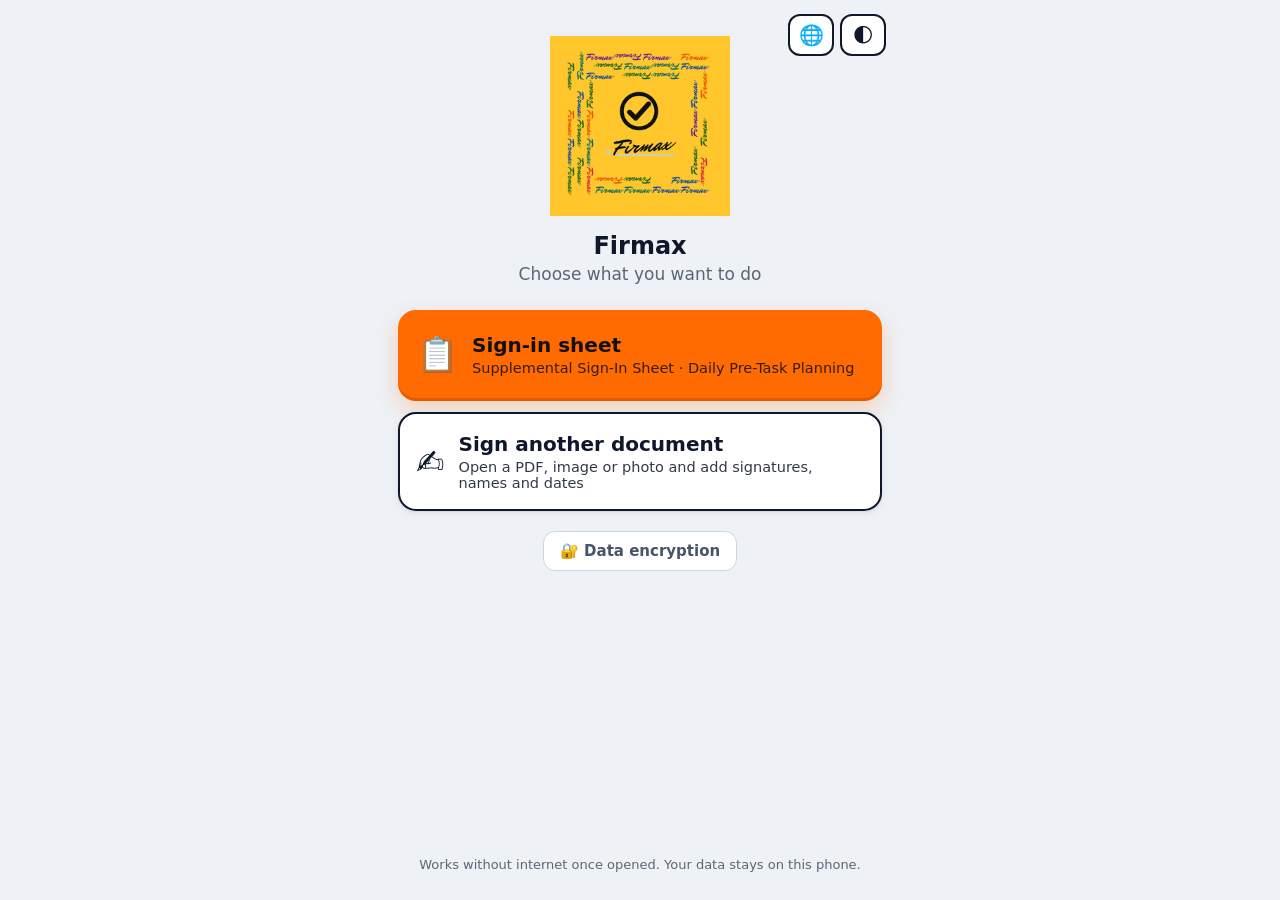
<file: index.html>
<!DOCTYPE html>
<html lang="es">
<head>
<meta charset="utf-8">
<meta name="viewport" content="width=device-width, initial-scale=1, viewport-fit=cover">
<meta name="theme-color" content="#111827" data-dark="#0b0f14">
<meta name="color-scheme" content="light dark">
<title>Firmax</title>
<link rel="manifest" href="manifest.webmanifest">
<link rel="icon" type="image/png" sizes="192x192" href="icons/icon-192.png">
<link rel="apple-touch-icon" href="icons/apple-touch-icon.png">
<meta name="mobile-web-app-capable" content="yes">
<meta name="apple-mobile-web-app-capable" content="yes">
<meta name="apple-mobile-web-app-title" content="Firmax">
<script src="i18n.js"></script>
<script src="cifrado.js"></script>
<style>
:root{--ink:#111827;--muted:#6b7280;--bg:#f3f4f6;--acc:#c2410c;--acc2:#9a3412}
*{box-sizing:border-box}
html,body{margin:0;background:var(--bg);color:var(--ink);font-family:system-ui,-apple-system,"Segoe UI",Roboto,Arial,sans-serif;font-size:17px}
main{max-width:520px;margin:0 auto;padding:28px 18px calc(28px + env(safe-area-inset-bottom));min-height:100vh;display:flex;flex-direction:column}
.logo{display:block;width:180px;max-width:60%;margin:8px auto 10px}
h1{text-align:center;font-size:24px;margin:6px 0 4px}
p.sub{text-align:center;color:var(--muted);margin:0 0 26px}
a.big{display:flex;align-items:center;gap:14px;text-decoration:none;color:var(--ink);background:#fff;border:2px solid var(--ink);border-radius:16px;padding:18px 16px;margin:0 0 14px;min-height:88px}
a.big.pri{background:var(--acc);border-color:var(--acc);color:#fff}
a.big:active{transform:scale(.99)}
a.big .ic{font-size:34px;flex:none}
a.big b{display:block;font-size:20px}
a.big span.d{display:block;font-size:14.5px;opacity:.85;margin-top:3px}
#cxBtn{display:block;margin:6px auto 0;font:inherit;font-size:15px;font-weight:600;padding:10px 16px;border-radius:12px;border:1.5px solid #cbd5e1;background:#fff;color:#475569;cursor:pointer}
#installBtn{display:none;margin:10px auto 0;font:inherit;font-weight:700;padding:12px 18px;border-radius:12px;border:2px solid #9ca3af;background:#fff;color:#374151}
.topR{position:absolute;top:calc(14px + env(safe-area-inset-top));right:14px}
main{position:relative}
footer{margin-top:auto;text-align:center;color:var(--muted);font-size:13px;padding-top:24px}
</style>
<link rel="stylesheet" href="tema.css">
<script src="tema.js"></script>
</head>
<body>
<main>
  <div class="topR" id="langSlot"></div>
  <img class="logo" id="logoRot" src="icons/firmas-logo.png" alt="Firmax">
  <h1>Firmax</h1>
  <p class="sub" data-i18n="idx.sub">Elige qué quieres hacer</p>
  <a class="big pri" href="hoja.html"><span class="ic">📋</span><span><b data-i18n="idx.sheet">Hoja de firmas</b><span class="d">Supplemental Sign-In Sheet · Daily Pre-Task Planning</span></span></a>
  <a class="big" href="documento.html"><span class="ic">✍️</span><span><b data-i18n="idx.doc">Firmar otro documento</b><span class="d" data-i18n="idx.docD">Abre un PDF, imagen o foto y añade firmas, nombres y fechas</span></span></a>
  <button id="installBtn" data-i18n="idx.install">⬇️ Instalar app en este teléfono</button>
  <button id="cxBtn" type="button" data-i18n="cx.settingsBtn">🔐 Cifrado de datos</button>
  <footer data-i18n="idx.footer">Funciona sin internet una vez abierta. Los datos se quedan en este teléfono.</footer>
</main>
<script>(function(){try{var q=location.search,done=false;
var m=/[?&]obra=(-?\d+(?:\.\d+)?),(-?\d+(?:\.\d+)?)/.exec(q);
if(m){var la=+m[1],lo=+m[2];if(Math.abs(la)<=90&&Math.abs(lo)<=180){var d=new Date();localStorage.setItem('dwe_geofence_v1',JSON.stringify({lat:la,lon:lo,acc:0,locked:true,when:'enlace '+(d.getMonth()+1)+'/'+d.getDate()}));done=true;}}
var ms=/[?&]sup=([^,&]+),([0-9a-f]{64})/.exec(q);
if(ms){var nm=decodeURIComponent(ms[1]).slice(0,60),hs=ms[2],L=JSON.parse(localStorage.getItem('dwe_sups_v1')||'[]');if(!Array.isArray(L))L=[];
 L=L.filter(function(x){return x.hash!==hs&&x.name.toLowerCase()!==nm.toLowerCase();});L.push({name:nm,hash:hs});localStorage.setItem('dwe_sups_v1',JSON.stringify(L));done=true;
 setTimeout(function(){alert(I18N.t('lnk.supOn',{name:nm}));},300);}
var mr=/[?&]rev=([0-9a-f]{64})/.exec(q);
if(mr){var L2=JSON.parse(localStorage.getItem('dwe_sups_v1')||'[]');if(Array.isArray(L2)){L2=L2.filter(function(x){return x.hash!==mr[1];});localStorage.setItem('dwe_sups_v1',JSON.stringify(L2));}
 try{var ad=JSON.parse(localStorage.getItem('dwe_admin_v1')||'null');if(ad&&ad.lvl==='sup')localStorage.removeItem('dwe_admin_v1');}catch(e){}done=true;
 setTimeout(function(){alert(I18N.t('lnk.supRev'));},300);}
var mb=/[?&]subl=([A-Za-z0-9_-]+)/.exec(q);
if(mb){try{var o=JSON.parse(decodeURIComponent(escape(atob(mb[1].replace(/-/g,'+').replace(/_/g,'/')))));
 if(localStorage.getItem('dwe_admin_v1')){setTimeout(function(){alert(I18N.t('lnk.subAdmin'));},300);}
 else if(o&&o.s&&typeof o.la==='number'&&typeof o.lo==='number'&&Math.abs(o.la)<=90&&Math.abs(o.lo)<=180){
  var d2=new Date();localStorage.setItem('dwe_geofence_v1',JSON.stringify({lat:o.la,lon:o.lo,acc:0,locked:true,when:'enlace '+(d2.getMonth()+1)+'/'+d2.getDate()}));
  localStorage.setItem('dwe_subcfg_v1',JSON.stringify({s:String(o.s).slice(0,60),ph:o.ph===0?0:1,lock:o.lk===0?0:1,ex:+o.ex||0}));
  localStorage.setItem('dwe_last_sub_v1',JSON.stringify(String(o.s)));
  var enc=!!localStorage.getItem('dwe_crypto_v1'),pd={};/* cifrado activo: se guarda aparte y se cifra al desbloquear */
  if(enc){try{pd=JSON.parse(localStorage.getItem('dwe_link_pending_v1')||'{}')||{};}catch(e){}}
  var mem={};if(!enc){try{mem=JSON.parse(localStorage.getItem('dwe_hdr_mem_v1')||'{}')||{};}catch(e){}}
  mem.project=String(o.p||'').slice(0,120);mem.location=String(o.l||'').slice(0,120);mem.prepared=String(o.pr||'').slice(0,80);mem.supervisor=String(o.sv||'').slice(0,80);
  if(enc)pd.mem=mem;else localStorage.setItem('dwe_hdr_mem_v1',JSON.stringify(mem));
  if(Array.isArray(o.n)){var nl=o.n.slice(0,60).map(function(x){return String(x).slice(0,60);});
   if(enc){pd.lists=pd.lists||{};pd.lists[String(o.s)]=nl;}
   else{var ls={};try{ls=JSON.parse(localStorage.getItem('dwe_name_lists_v1')||'{}')||{};}catch(e){}ls[String(o.s)]=nl;localStorage.setItem('dwe_name_lists_v1',JSON.stringify(ls));}}
  if(enc)localStorage.setItem('dwe_link_pending_v1',JSON.stringify(pd));
  done=true;setTimeout(function(){alert(I18N.t('lnk.subOk',{sub:o.s}));},300);}
 }catch(e){}}
if(done&&history.replaceState)history.replaceState(null,'',location.pathname);}catch(e){}})();</script>
<script>
var ls0=document.getElementById('langSlot');ls0.style.display='flex';ls0.style.gap='6px';ls0.appendChild(I18N.button());ls0.appendChild(Tema.button());I18N.onChange(Tema.refresh);ls0.appendChild(FXV.lockButton());I18N.apply();
document.getElementById('cxBtn').onclick=function(){FXV.openSettings();};
(function(){var d=new Date(),n=Math.floor(Date.UTC(d.getFullYear(),d.getMonth(),d.getDate())/864e5)%6;document.getElementById('logoRot').src='icons/rot/'+n+'.png';})();
if('serviceWorker' in navigator && location.protocol!=='file:'){
  window.addEventListener('load',function(){navigator.serviceWorker.register('./sw.js',{scope:'./'}).catch(function(e){console.warn('SW',e);});});
}
var deferred=null,ib=document.getElementById('installBtn');
window.addEventListener('beforeinstallprompt',function(e){e.preventDefault();deferred=e;ib.style.display='block';});
ib.onclick=function(){if(!deferred)return;deferred.prompt();deferred.userChoice.finally(function(){deferred=null;ib.style.display='none';});};
window.addEventListener('appinstalled',function(){ib.style.display='none';});
</script>
</body>
</html>
</file>
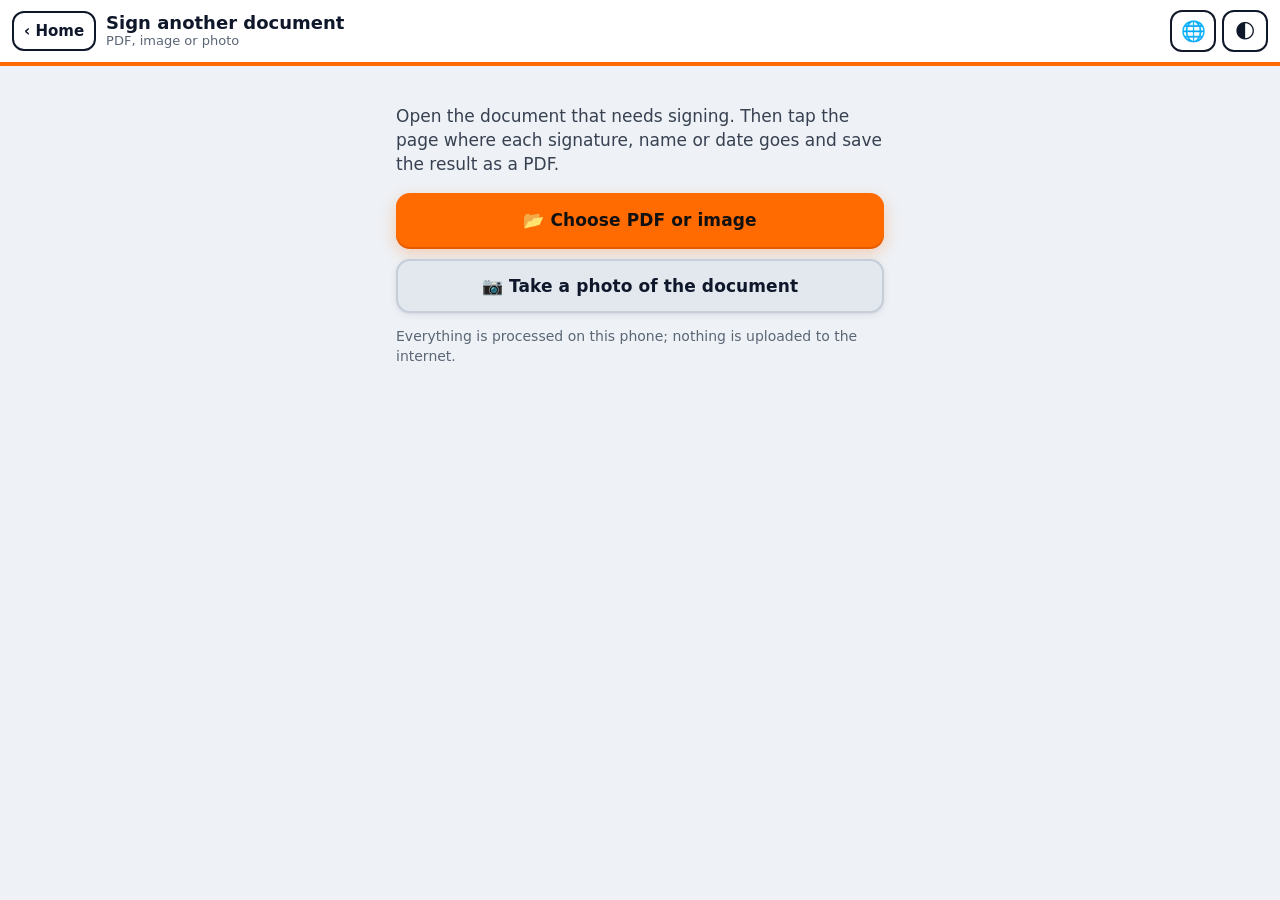
<file: documento.html>
<!DOCTYPE html>
<html lang="es" data-i18n-doctitle="d.docTitle">
<head>
<meta charset="utf-8">
<meta name="viewport" content="width=device-width, initial-scale=1, viewport-fit=cover">
<meta name="theme-color" content="#111827" data-dark="#0b0f14">
<meta name="color-scheme" content="light dark">
<title>Firmax – Documento</title>
<link rel="manifest" href="manifest.webmanifest">
<script src="i18n.js"></script>
<script src="cifrado.js"></script>
<link rel="icon" type="image/png" sizes="192x192" href="icons/icon-192.png">
<link rel="apple-touch-icon" href="icons/apple-touch-icon.png">
<meta name="mobile-web-app-capable" content="yes">
<style>
:root{--ink:#111827;--muted:#6b7280;--line:#d1d5db;--bg:#e5e7eb;--acc:#c2410c;--acc2:#9a3412;--sel:#2563eb}
*{box-sizing:border-box}
button,label,input,a{touch-action:manipulation}
html,body{margin:0;background:var(--bg);color:var(--ink);font-family:system-ui,-apple-system,"Segoe UI",Roboto,Arial,sans-serif;font-size:17px;-webkit-text-size-adjust:100%}
body{padding-bottom:calc(150px + env(safe-area-inset-bottom))}
header{position:sticky;top:0;z-index:20;background:#fff;border-bottom:3px solid var(--ink);padding:10px 12px;display:flex;align-items:center;gap:10px}
header a{font-weight:700;font-size:15px;color:var(--ink);text-decoration:none;border:2px solid var(--ink);border-radius:10px;padding:6px 10px;flex:none}
header h1{flex:1;min-width:0;font-size:18px;margin:0;line-height:1.15;overflow:hidden;text-overflow:ellipsis;white-space:nowrap}
header h1 small{display:block;font-size:13px;color:var(--muted);font-weight:500;overflow:hidden;text-overflow:ellipsis}
.btn{display:flex;align-items:center;justify-content:center;gap:6px;width:100%;font:inherit;font-weight:700;font-size:17px;padding:13px 12px;border-radius:12px;border:2px solid var(--ink);background:#fff;color:var(--ink);min-height:52px;cursor:pointer;text-align:center}
.btn.pri{background:var(--acc);border-color:var(--acc);color:#fff}
.btn.pri:active{background:var(--acc2)}
.btn.dark{background:var(--ink);color:#fff}
.btn.ghost{border-color:#9ca3af;color:#374151}
.btn:disabled{opacity:.5}
input[type=file]{position:absolute;width:1px;height:1px;opacity:0;pointer-events:none}
#start{max-width:520px;margin:0 auto;padding:22px 16px}
#start p{color:#374151;line-height:1.4}
#start .btn{margin:12px 0}
#start .note{font-size:14px;color:var(--muted)}
#tools{position:sticky;top:62px;z-index:15;background:#f9fafb;border-bottom:1px solid var(--line);padding:8px 10px;display:none;gap:6px;overflow-x:auto}
#tools.on{display:flex}
.tool{flex:1 0 auto;font:inherit;font-weight:700;font-size:15px;padding:9px 10px;border-radius:10px;border:2px solid #9ca3af;background:#fff;color:#374151;min-height:44px;white-space:nowrap}
.tool.on{border-color:var(--acc);background:#fff7ed;color:var(--acc2)}
#hint{display:none;text-align:center;font-size:14.5px;color:#374151;padding:8px 12px 0}
#pages{padding:10px 8px;max-width:900px;margin:0 auto}
.pwrap{margin:0 auto 14px}
.plabel{font-size:13px;color:var(--muted);margin:0 0 4px 2px;display:flex;justify-content:space-between}
.plabel button{font:inherit;font-size:13px;border:0;background:none;color:#b91c1c;padding:0 2px}
.page{position:relative;background:#fff;box-shadow:0 1px 4px rgba(0,0,0,.25);overflow:hidden;user-select:none;-webkit-user-select:none}
.page canvas{display:block;width:100%;height:auto}
.page .ph{position:absolute;inset:0;display:flex;align-items:center;justify-content:center;color:#9ca3af;font-size:14px}
.ov{position:absolute;touch-action:none;cursor:move}
.ov img{display:block;width:100%;height:auto;pointer-events:none}
.ov.sel{outline:2px dashed var(--sel);outline-offset:2px;background:rgba(37,99,235,.06)}
.ov .h{display:none;position:absolute;width:34px;height:34px;border-radius:50%;background:var(--sel);color:#fff;font-size:18px;font-weight:700;align-items:center;justify-content:center;line-height:1;box-shadow:0 1px 3px rgba(0,0,0,.35);touch-action:none}
.ov.sel .h{display:flex}
.ov .h.del{top:-20px;right:-20px;background:#b91c1c}
.ov .h.rsz{bottom:-20px;right:-20px;cursor:nwse-resize}
.ov .h.edt{top:-20px;left:-20px;background:#374151}
.bar{position:fixed;left:0;right:0;bottom:0;z-index:30;background:#fff;border-top:1px solid var(--line);padding:10px 12px calc(10px + env(safe-area-inset-bottom));box-shadow:0 -4px 14px rgba(0,0,0,.08);display:none}
.bar.on{display:block}
.bar .row{display:grid;grid-template-columns:1fr 1fr;gap:8px;max-width:640px;margin:0 auto}
.bar .row+.row{margin-top:8px}
.modal{position:fixed;inset:0;background:rgba(17,24,39,.6);z-index:60;display:none;align-items:flex-end;justify-content:center}
.modal.open{display:flex}
.sheet{background:#fff;width:100%;max-width:640px;border-radius:16px 16px 0 0;padding:14px 14px calc(14px + env(safe-area-inset-bottom))}
.sheet h3{margin:0 0 8px;font-size:18px}
.sheet .row{display:grid;grid-template-columns:1fr 1fr;gap:8px;margin-top:10px}
.sheet .row3{display:grid;grid-template-columns:1fr 1fr 1fr;gap:8px;margin-top:10px}
#padBox{position:relative;border:2px dashed #9ca3af;border-radius:12px;background:#fff;height:min(46vh,260px)}
#pad{position:absolute;inset:0;width:100%;height:100%;touch-action:none;border-radius:12px}
#padBox .line{position:absolute;left:16px;right:16px;bottom:26%;border-bottom:1.5px solid #d1d5db;pointer-events:none}
#padBox .x{position:absolute;left:14px;bottom:26%;font-size:20px;color:#9ca3af;pointer-events:none}
.inks{display:flex;gap:10px;align-items:center;margin-top:8px;font-size:14px;color:#374151}
.ink{width:30px;height:30px;border-radius:50%;border:3px solid #fff;outline:2px solid #d1d5db}
.ink.on{outline:3px solid var(--acc)}
#txtIn{width:100%;font:inherit;font-size:19px;padding:12px;border:2px solid #9ca3af;border-radius:10px}
.chips{display:flex;flex-wrap:wrap;gap:6px;margin-top:8px}
.chip{font:inherit;font-size:14px;border:1.5px solid #9ca3af;background:#f9fafb;border-radius:999px;padding:6px 12px}
.busy{position:fixed;inset:0;background:rgba(255,255,255,.8);display:none;align-items:center;justify-content:center;z-index:80;font-weight:700;font-size:19px;text-align:center;padding:20px}
.busy.open{display:flex}
.toast{position:fixed;left:50%;bottom:170px;transform:translateX(-50%);background:var(--ink);color:#fff;padding:10px 16px;border-radius:10px;font-size:15px;z-index:90;opacity:0;transition:opacity .25s;pointer-events:none;max-width:90%;text-align:center}
.toast.show{opacity:1}
</style>
<link rel="stylesheet" href="tema.css">
<script src="tema.js"></script>
</head>
<body>
<header>
  <a href="./" data-i18n="home" data-i18n-aria="homeAria">‹ Inicio</a>
  <h1 id="ttl"><span data-i18n="idx.doc">Firmar otro documento</span><small id="sub">PDF, imagen o foto</small></h1>
  <span id="langSlot" style="flex:none"></span>
</header>

<input type="file" id="fileIn" accept="application/pdf,image/*">
<input type="file" id="camIn" accept="image/*" capture="environment">
<input type="file" id="addImgIn" accept="image/*" multiple>
<input type="file" id="addCamIn" accept="image/*" capture="environment">

<section id="start">
  <p data-i18n="d.intro">Abre el documento que hay que firmar. Después toca la página donde va cada firma, nombre o fecha y guarda el resultado como PDF.</p>
  <label class="btn pri" for="fileIn" data-i18n="d.pick">📂 Elegir PDF o imagen</label>
  <label class="btn" for="camIn" data-i18n="d.cam">📷 Tomar foto del documento</label>
  <p class="note" data-i18n="d.local">Todo se procesa en este teléfono; no se sube nada a internet.</p>
</section>

<div id="tools">
  <button class="tool on" data-t="sig" data-i18n="d.tSig">✍️ Firma</button>
  <button class="tool" data-t="text" data-i18n="d.tText">🔤 Texto</button>
  <button class="tool" data-t="date" data-i18n="d.tDate">📅 Fecha</button>
  <button class="tool" data-t="move" data-i18n="d.tMove">✋ Mover</button>
</div>
<div id="hint"></div>
<div id="pages"></div>

<div class="bar" id="bar">
  <div class="row">
    <button class="btn pri" id="saveBtn" data-i18n="savePdf">📄 Guardar PDF</button>
    <button class="btn dark" id="shareBtn" data-i18n="share">📤 Compartir / Enviar</button>
  </div>
  <div class="row">
    <button class="btn ghost" id="addPgBtn" data-i18n="d.addPg">➕ Añadir página</button>
    <button class="btn ghost" id="newBtn" data-i18n="d.other">🗂️ Otro documento</button>
  </div>
</div>

<div class="modal" id="sigModal">
  <div class="sheet">
    <h3 data-i18n="d.sigTitle">Firma con el dedo</h3>
    <div id="padBox"><span class="x">✕</span><div class="line"></div><canvas id="pad"></canvas></div>
    <div class="inks"><span data-i18n="d.color">Color:</span>
      <button class="ink on" data-c="#111827" style="background:#111827" aria-label="Negro" data-i18n-aria="d.black"></button>
      <button class="ink" data-c="#1d3fa8" style="background:#1d3fa8" aria-label="Azul" data-i18n-aria="d.blue"></button>
    </div>
    <div class="row3">
      <button class="btn ghost" id="sigCancel" data-i18n="cancel">Cancelar</button>
      <button class="btn ghost" id="sigClear" data-i18n="del">Borrar</button>
      <button class="btn pri" id="sigOk" data-i18n="d.place">Colocar</button>
    </div>
    <button class="btn ghost" id="sigLast" style="margin-top:8px;display:none" data-i18n="d.last">↩️ Usar mi última firma</button>
  </div>
</div>

<div class="modal" id="txtModal">
  <div class="sheet">
    <h3 id="txtTitle">Texto</h3>
    <input id="txtIn" type="text" autocomplete="name" placeholder="Nombre, fecha, iniciales…" data-i18n-ph="d.txtPh">
    <div class="chips" id="chips"></div>
    <div class="row">
      <button class="btn ghost" id="txtCancel" data-i18n="cancel">Cancelar</button>
      <button class="btn pri" id="txtOk" data-i18n="d.place">Colocar</button>
    </div>
  </div>
</div>

<div class="modal" id="addModal">
  <div class="sheet">
    <h3 data-i18n="d.addTitle">Añadir página</h3>
    <div class="row">
      <label class="btn" for="addImgIn" data-i18n="d.img">🖼️ Imagen</label>
      <label class="btn" for="addCamIn" data-i18n="d.photo">📷 Foto</label>
    </div>
    <button class="btn ghost" id="addCancel" style="margin-top:8px" data-i18n="cancel">Cancelar</button>
  </div>
</div>

<div class="busy" id="busy" data-i18n="d.busy">Procesando…</div>
<div class="toast" id="toast"></div>

<script src="lib/pdf-lib.min.js"></script>
<script src="share.js"></script>
<script>
(function(){
'use strict';
var $=function(id){return document.getElementById(id);};
var T=window.I18N.t;
var LS_SIG='dwe_doc_lastsig', LS_NAMES='dwe_doc_names';
var pdfjsP=null;
function pdfjs(){
  if(!pdfjsP)pdfjsP=import('./lib/pdfjs/pdf.min.mjs').then(function(m){
    m.GlobalWorkerOptions.workerSrc=new URL('./lib/pdfjs/pdf.worker.min.mjs',location.href).href;return m;});
  return pdfjsP;
}
var PDFJS_OPTS={cMapUrl:'./lib/pdfjs/cmaps/',cMapPacked:true,standardFontDataUrl:'./lib/pdfjs/standard_fonts/',wasmUrl:'./lib/pdfjs/wasm/',isEvalSupported:false,enableScripting:false};

/* doc = {name, kind:'pdf'|'img', bytes:Uint8Array (pdf), pdf:(pdfjs doc), pages:[{wPt,hPt,jpeg?,el,ovs:[]}]} */
var doc=null, tool='sig', sel=null, pending=null, seq=0, dirty=false;

function toast(m){var t=$('toast');t.textContent=m;t.classList.add('show');clearTimeout(t._t);t._t=setTimeout(function(){t.classList.remove('show');},2800);}
function busy(on,msg){$('busy').textContent=msg||T('d.busy');$('busy').classList.toggle('open',!!on);}
function readBytes(f){return f.arrayBuffer?f.arrayBuffer().then(function(b){return new Uint8Array(b);}):new Promise(function(res,rej){var r=new FileReader();r.onload=function(){res(new Uint8Array(r.result));};r.onerror=rej;r.readAsArrayBuffer(f);});}
function canvasToBytes(cv,type,q){return new Promise(function(res){cv.toBlob(function(b){b.arrayBuffer().then(function(a){res(new Uint8Array(a));});},type,q);});}
function todayStr(){var d=new Date();return String(d.getMonth()+1).padStart(2,'0')+'/'+String(d.getDate()).padStart(2,'0')+'/'+d.getFullYear();}
function isPdf(f,b){return /pdf/i.test(f.type)||/\.pdf$/i.test(f.name)||(b&&b[0]===37&&b[1]===80&&b[2]===68&&b[3]===70);}

/* ---------- loading ---------- */
function resetDoc(){doc=null;sel=null;dirty=false;$('pages').innerHTML='';}
function openFile(f){
  if(!f)return;
  if(doc&&dirty&&!confirm(T('d.discardCur')))return;
  busy(true,T('d.opening'));
  readBytes(f).then(function(b){
    resetDoc();
    var base=(f.name||'documento').replace(/\.[^.]+$/,'')||'documento';
    if(isPdf(f,b))return loadPdf(b,base);
    doc={name:base,kind:'img',pages:[]};
    return addImagePage(f);
  }).then(function(){busy(false);showDoc();})
  .catch(function(e){busy(false);console.error(e);
    var msg=(e&&e.name==='PasswordException')?T('d.pwd'):T('d.openErr',{e:(e&&e.message||e)});
    toast(msg);if(!doc||!doc.pages.length){resetDoc();showStart();}});
}
function loadPdf(b,base){
  doc={name:base,kind:'pdf',bytes:b.slice(0),pages:[]};
  return pdfjs().then(function(lib){
    var o=Object.assign({data:b},PDFJS_OPTS);
    return lib.getDocument(o).promise;
  }).then(function(pdf){
    doc.pdf=pdf;var chain=Promise.resolve();
    for(var n=1;n<=pdf.numPages;n++)(function(n){chain=chain.then(function(){return pdf.getPage(n).then(function(pg){
      var vp=pg.getViewport({scale:1});var p={n:n,wPt:vp.width,hPt:vp.height,pg:pg,ovs:[]};doc.pages.push(p);buildPage(p);
    });});})(n);
    return chain;
  }).then(function(){return renderAllPdf();});
}
function renderAllPdf(){
  var chain=Promise.resolve();
  doc.pages.forEach(function(p){chain=chain.then(function(){return renderPdfPage(p);});});
  return chain;
}
function renderPdfPage(p){
  var cssW=p.el.clientWidth||Math.min(window.innerWidth-16,900);
  var dpr=Math.min(window.devicePixelRatio||1,2.5);
  var scale=Math.min(cssW*dpr/p.wPt,2200/p.wPt);
  var vp=p.pg.getViewport({scale:scale});
  var cv=p.cv;cv.width=Math.floor(vp.width);cv.height=Math.floor(vp.height);
  var ctx=cv.getContext('2d');ctx.fillStyle='#fff';ctx.fillRect(0,0,cv.width,cv.height);
  return p.pg.render({canvasContext:ctx,canvas:cv,viewport:vp}).promise.then(function(){var ph=p.el.querySelector('.ph');if(ph)ph.remove();});
}
function loadImg(f){return new Promise(function(res,rej){var u=URL.createObjectURL(f),im=new Image();im.onload=function(){res(im);};im.onerror=function(){URL.revokeObjectURL(u);rej(new Error(T('d.badImg')));};im.src=u;});}
function addImagePage(f){
  return loadImg(f).then(function(im){
    var w=im.naturalWidth,h=im.naturalHeight,k=Math.min(1,2200/Math.max(w,h));
    var cv=document.createElement('canvas');cv.width=Math.round(w*k);cv.height=Math.round(h*k);
    var ctx=cv.getContext('2d');ctx.fillStyle='#fff';ctx.fillRect(0,0,cv.width,cv.height);ctx.drawImage(im,0,0,cv.width,cv.height);
    URL.revokeObjectURL(im.src);
    return canvasToBytes(cv,'image/jpeg',0.88).then(function(jpg){
      var wPt=612,hPt=612*cv.height/cv.width;
      var p={n:doc.pages.length+1,wPt:wPt,hPt:hPt,jpeg:jpg,ovs:[]};doc.pages.push(p);buildPage(p);
      p.cv.width=cv.width;p.cv.height=cv.height;p.cv.getContext('2d').drawImage(cv,0,0);
      var ph=p.el.querySelector('.ph');if(ph)ph.remove();
    });
  });
}
function buildPage(p){
  var w=document.createElement('div');w.className='pwrap';
  var lab=document.createElement('div');lab.className='plabel';w.appendChild(lab);
  var el=document.createElement('div');el.className='page';el.style.aspectRatio=p.wPt+' / '+p.hPt;
  var cv=document.createElement('canvas');el.appendChild(cv);
  var ph=document.createElement('div');ph.className='ph';ph.textContent=T('d.loadingPg');el.appendChild(ph);
  w.appendChild(el);$('pages').appendChild(w);
  p.el=el;p.cv=cv;p.wrap=w;p.lab=lab;
  el.addEventListener('click',function(e){onPageTap(p,e);});
  relabel();
}
function relabel(){
  if(!doc)return;var tot=doc.pages.length;
  doc.pages.forEach(function(p,i){p.lab.innerHTML='<span>'+T('d.pageOf',{p:i+1,n:tot})+'</span>'+(doc.kind==='img'&&tot>1?'<button data-rm="'+i+'">'+T('d.rmPage')+'</button>':'');});
}
$('pages').addEventListener('click',function(e){
  var b=e.target.closest('[data-rm]');if(!b)return;e.stopPropagation();
  var i=+b.getAttribute('data-rm');if(!confirm(T('d.rmPageQ',{p:i+1})))return;
  var p=doc.pages.splice(i,1)[0];p.wrap.remove();relabel();dirty=true;
});

function showStart(){$('start').style.display='block';$('tools').classList.remove('on');$('bar').classList.remove('on');$('hint').style.display='none';$('sub').textContent=T('d.kinds');}
function showDoc(){
  if(!doc||!doc.pages.length){showStart();return;}
  $('start').style.display='none';$('tools').classList.add('on');$('bar').classList.add('on');
  $('sub').textContent=doc.name+' · '+T('d.pgs',{n:doc.pages.length});
  $('addPgBtn').style.display=doc.kind==='img'?'':'none';
  $('bar').querySelector('.row+.row').style.gridTemplateColumns=doc.kind==='img'?'1fr 1fr':'1fr';
  setTool(tool);
}

/* ---------- tools ---------- */
var HINTS={sig:'d.hSig',text:'d.hText',date:'d.hDate',move:'d.hMove'};
function setTool(t){tool=t;if(t!=='move')select(null);[].forEach.call(document.querySelectorAll('.tool'),function(b){b.classList.toggle('on',b.getAttribute('data-t')===t);});var h=$('hint');h.textContent=T(HINTS[t]);h.style.display='block';}
$('tools').addEventListener('click',function(e){var b=e.target.closest('.tool');if(b)setTool(b.getAttribute('data-t'));});

function onPageTap(p,e){
  if(e.target.closest('.ov'))return;
  if(sel){select(null);return;}
  if(tool==='move'){toast(T('d.pickTool'));return;}
  var r=p.el.getBoundingClientRect();
  pending={p:p,fx:(e.clientX-r.left)/r.width,fy:(e.clientY-r.top)/r.height};
  if(tool==='sig')openSig();
  else if(tool==='date')placeText(todayStr());
  else openTxt();
}

/* overlays: {id,src(dataURL),aspect(hPx/wPx),x,y (frac of page),w (frac of page width),kind,text?} */
function addOverlay(src,aspect,wPtWanted,kind,text){
  var p=pending.p;pending=null;
  var w=Math.min(wPtWanted/p.wPt,0.9);
  var hFrac=w*aspect*p.wPt/p.hPt;
  var o={id:++seq,src:src,aspect:aspect,w:w,kind:kind,text:text,x:0,y:0};
  o.x=clamp(this_fx-w/2,0,1-w);o.y=clamp(this_fy-hFrac/2,0,Math.max(0,1-hFrac));
  p.ovs.push(o);drawOverlay(p,o);select(o.el);dirty=true;setTool('move');
}
var this_fx=0,this_fy=0;
function clamp(v,a,b){return Math.max(a,Math.min(b,v));}
function drawOverlay(p,o){
  var d=document.createElement('div');d.className='ov';d._o=o;d._p=p;o.el=d;
  d.innerHTML='<img alt=""><span class="h del" data-h="del">✕</span><span class="h rsz" data-h="rsz">⤡</span>'+(o.kind==='text'?'<span class="h edt" data-h="edt">✎</span>':'');
  d.querySelector('img').src=o.src;
  p.el.appendChild(d);position(o);
  d.addEventListener('pointerdown',ovDown);
  d.addEventListener('click',function(e){e.stopPropagation();});
}
function position(o){var s=o.el.style;s.left=(o.x*100)+'%';s.top=(o.y*100)+'%';s.width=(o.w*100)+'%';}
function select(el){if(sel)sel.classList.remove('sel');sel=el;if(el)el.classList.add('sel');}
var drag=null;
function ovDown(e){
  var d=e.currentTarget,o=d._o,p=d._p,h=e.target.getAttribute&&e.target.getAttribute('data-h');
  e.preventDefault();e.stopPropagation();
  if(h==='del'){if(sel===d)sel=null;d.remove();p.ovs=p.ovs.filter(function(x){return x!==o;});dirty=true;return;}
  if(h==='edt'){select(d);pending={p:p,edit:o};openTxt(o.text);return;}
  select(d);
  var r=p.el.getBoundingClientRect();
  drag={d:d,o:o,p:p,mode:h==='rsz'?'rsz':'mv',sx:e.clientX,sy:e.clientY,ox:o.x,oy:o.y,ow:o.w,rw:r.width,rh:r.height,id:e.pointerId};
  try{d.setPointerCapture(e.pointerId);}catch(_){}
}
document.addEventListener('pointermove',function(e){
  if(!drag||e.pointerId!==drag.id)return;e.preventDefault();
  var o=drag.o,dx=(e.clientX-drag.sx)/drag.rw,dy=(e.clientY-drag.sy)/drag.rh;
  if(drag.mode==='mv'){
    var hF=o.w*o.aspect*drag.rw/drag.rh;
    o.x=clamp(drag.ox+dx,-o.w*0.5,1-o.w*0.5);o.y=clamp(drag.oy+dy,-hF*0.5,1-hF*0.5);
  }else{
    o.w=clamp(drag.ow+dx,0.04,1);
  }
  position(o);dirty=true;
},{passive:false});
function endDrag(e){if(drag&&e.pointerId===drag.id)drag=null;}
document.addEventListener('pointerup',endDrag);document.addEventListener('pointercancel',endDrag);

/* ---------- signature pad ---------- */
var pad=$('pad'),pctx=null,strokes=[],cur=null,ink='#111827';
function openSig(){
  $('sigModal').classList.add('open');document.body.style.overflow='hidden';
  $('sigLast').style.display=lsGet(LS_SIG)?'flex':'none';
  requestAnimationFrame(function(){sizePad();strokes=[];redraw();});
}
function closeSig(){$('sigModal').classList.remove('open');document.body.style.overflow='';}
function sizePad(){var r=pad.getBoundingClientRect(),dpr=window.devicePixelRatio||1;pad.width=Math.round(r.width*dpr);pad.height=Math.round(r.height*dpr);pctx=pad.getContext('2d');}
function lw(){return Math.max(2.2,pad.width/170);}
function redraw(){pctx.clearRect(0,0,pad.width,pad.height);strokes.forEach(function(s){drawStroke(pctx,s,1,0,0);});}
function drawStroke(c,s,k,ox,oy){
  c.strokeStyle=s.c;c.fillStyle=s.c;c.lineCap='round';c.lineJoin='round';c.lineWidth=s.w*k;
  var P=s.p;if(P.length===1){c.beginPath();c.arc((P[0][0]-ox)*k,(P[0][1]-oy)*k,s.w*k/2,0,7);c.fill();return;}
  c.beginPath();c.moveTo((P[0][0]-ox)*k,(P[0][1]-oy)*k);
  for(var i=1;i<P.length-1;i++){var mx=(P[i][0]+P[i+1][0])/2,my=(P[i][1]+P[i+1][1])/2;c.quadraticCurveTo((P[i][0]-ox)*k,(P[i][1]-oy)*k,(mx-ox)*k,(my-oy)*k);}
  var L=P[P.length-1];c.lineTo((L[0]-ox)*k,(L[1]-oy)*k);c.stroke();
}
function padPt(e){var r=pad.getBoundingClientRect();return [(e.clientX-r.left)*pad.width/r.width,(e.clientY-r.top)*pad.height/r.height];}
pad.addEventListener('pointerdown',function(e){e.preventDefault();try{pad.setPointerCapture(e.pointerId);}catch(_){}cur={c:ink,w:lw(),p:[padPt(e)]};strokes.push(cur);redraw();});
pad.addEventListener('pointermove',function(e){if(!cur)return;e.preventDefault();var ev=e.getCoalescedEvents?e.getCoalescedEvents():[e];if(!ev.length)ev=[e];ev.forEach(function(x){cur.p.push(padPt(x));});redraw();});
function padUp(){cur=null;}
pad.addEventListener('pointerup',padUp);pad.addEventListener('pointercancel',padUp);
$('sigClear').onclick=function(){strokes=[];redraw();};
$('sigCancel').onclick=function(){closeSig();pending=null;};
[].forEach.call(document.querySelectorAll('.ink'),function(b){b.onclick=function(){ink=b.getAttribute('data-c');[].forEach.call(document.querySelectorAll('.ink'),function(x){x.classList.toggle('on',x===b);});};});
$('sigOk').onclick=function(){
  if(!strokes.length){toast(T('d.signFirst'));return;}
  var x0=1e9,y0=1e9,x1=-1e9,y1=-1e9;
  strokes.forEach(function(s){s.p.forEach(function(q){x0=Math.min(x0,q[0]-s.w);y0=Math.min(y0,q[1]-s.w);x1=Math.max(x1,q[0]+s.w);y1=Math.max(y1,q[1]+s.w);});});
  var pad2=6,bw=x1-x0+pad2*2,bh=y1-y0+pad2*2,k=Math.min(3,1400/bw);
  var c=document.createElement('canvas');c.width=Math.ceil(bw*k);c.height=Math.ceil(bh*k);var cx=c.getContext('2d');
  strokes.forEach(function(s){drawStroke(cx,s,k,x0-pad2,y0-pad2);});
  var url=c.toDataURL('image/png');lsSet(LS_SIG,JSON.stringify({src:url,a:c.height/c.width,wr:bw/pad.width}));
  closeSig();placeSig(url,c.height/c.width,bw/pad.width);
};
$('sigLast').onclick=function(){var s=JSON.parse(lsGet(LS_SIG)||'null');if(!s)return;closeSig();placeSig(s.src,s.a,s.wr);};
function placeSig(url,aspect,wr){
  var p=pending.p;this_fx=pending.fx;this_fy=pending.fy;
  var wPt=Math.max(80,Math.min(p.wPt*0.38,200*(wr||1)));
  addOverlay(url,aspect,wPt,'sig');
}
function lsGet(k){try{return FXV.get(k);}catch(e){return null;}}
function lsSet(k,v){try{FXV.set(k,v);}catch(e){}}

/* ---------- text ---------- */
function openTxt(val){
  $('txtTitle').textContent=val!=null?T('d.editText'):T('d.text');
  var inp=$('txtIn');inp.value=val||'';
  var names=JSON.parse(lsGet(LS_NAMES)||'[]');
  var ch=[todayStr()].concat(names);
  $('chips').innerHTML=ch.map(function(s){return '<button class="chip">'+s.replace(/[&<>"]/g,'')+'</button>';}).join('');
  $('txtModal').classList.add('open');setTimeout(function(){inp.focus();},60);
}
$('chips').addEventListener('click',function(e){var b=e.target.closest('.chip');if(b){$('txtIn').value=b.textContent;$('txtIn').focus();}});
$('txtCancel').onclick=function(){$('txtModal').classList.remove('open');pending=null;};
$('txtIn').addEventListener('keydown',function(e){if(e.key==='Enter'){e.preventDefault();$('txtOk').click();}});
$('txtOk').onclick=function(){
  var v=$('txtIn').value.trim();if(!v){toast(T('d.typeText'));return;}
  $('txtModal').classList.remove('open');
  if(v!==todayStr()){var names=JSON.parse(lsGet(LS_NAMES)||'[]').filter(function(n){return n!==v;});names.unshift(v);lsSet(LS_NAMES,JSON.stringify(names.slice(0,5)));}
  if(pending&&pending.edit){var o=pending.edit,ratio=o.w/o.wPx0,r=textPng(v);
    o.src=r.url;o.aspect=r.a;o.text=v;o.w=Math.min(0.95,ratio*r.w);o.wPx0=r.w;o.el.querySelector('img').src=r.url;position(o);pending=null;dirty=true;return;}
  placeText(v);
};
function textPng(t){
  var fs=96,font='600 '+fs+'px system-ui,-apple-system,"Segoe UI",Roboto,Arial,sans-serif';
  var c=document.createElement('canvas'),x=c.getContext('2d');x.font=font;
  var w=Math.ceil(x.measureText(t).width)+16,h=Math.ceil(fs*1.3);
  c.width=w;c.height=h;x=c.getContext('2d');x.font=font;x.fillStyle='#111827';x.textBaseline='middle';x.fillText(t,8,h/2+2);
  return {url:c.toDataURL('image/png'),a:h/w,w:w};
}
function placeText(t){
  var r=textPng(t),p=pending.p;this_fx=pending.fx;this_fy=pending.fy;
  var ptSize=Math.max(10,p.wPt/612*13);           // ~13pt on a letter page
  var wPt=r.w/96*ptSize;
  addOverlay(r.url,r.a,wPt,'text',t);
  p.ovs[p.ovs.length-1].wPx0=r.w;
}

/* ---------- export ---------- */
function dataUrlBytes(u){var b=atob(u.split(',')[1]),a=new Uint8Array(b.length);for(var i=0;i<b.length;i++)a[i]=b.charCodeAt(i);return a;}
function rasterPdfPage(p){
  var scale=Math.min(2,2400/Math.max(p.wPt,p.hPt))*1;
  var vp=p.pg.getViewport({scale:scale});
  var cv=document.createElement('canvas');cv.width=Math.floor(vp.width);cv.height=Math.floor(vp.height);
  var ctx=cv.getContext('2d');ctx.fillStyle='#fff';ctx.fillRect(0,0,cv.width,cv.height);
  return p.pg.render({canvasContext:ctx,canvas:cv,viewport:vp}).promise.then(function(){return canvasToBytes(cv,'image/jpeg',0.9);});
}
function buildOut(){
  var L=window.PDFLib;if(!L)return Promise.reject(new Error(T('d.noLib')));
  var direct=null;
  var start=(doc.kind==='pdf')?L.PDFDocument.load(doc.bytes,{updateMetadata:false}).then(function(d){
      var pg=d.getPages();if(pg.length!==doc.pages.length)throw new Error('pages');
      if(pg.some(function(x){return (x.getRotation().angle%360)!==0;}))throw new Error('rotated');
      direct=d;return d;}).catch(function(e){console.warn('raster fallback',e);return null;})
    :Promise.resolve(null);
  return start.then(function(d){
    if(d)return d;
    return L.PDFDocument.create().then(function(nd){
      var chain=Promise.resolve();
      doc.pages.forEach(function(p){chain=chain.then(function(){
        return (p.jpeg?Promise.resolve(p.jpeg):rasterPdfPage(p)).then(function(j){return nd.embedJpg(j);}).then(function(img){
          var pg=nd.addPage([p.wPt,p.hPt]);pg.drawImage(img,{x:0,y:0,width:p.wPt,height:p.hPt});});
      });});
      return chain.then(function(){return nd;});
    });
  }).then(function(out){
    var pages=out.getPages(),chain=Promise.resolve(),cache={};
    doc.pages.forEach(function(p,i){
      var pg=pages[i],box=(direct?pg.getCropBox():{x:0,y:0,width:p.wPt,height:p.hPt});
      p.ovs.forEach(function(o){chain=chain.then(function(){
        var em=cache[o.src]?Promise.resolve(cache[o.src]):out.embedPng(dataUrlBytes(o.src)).then(function(im){cache[o.src]=im;return im;});
        return em.then(function(im){
          var w=o.w*box.width,h=w*o.aspect;
          pg.drawImage(im,{x:box.x+o.x*box.width,y:box.y+box.height-o.y*box.height-h,width:w,height:h});
        });
      });});
    });
    return chain.then(function(){
      try{out.setProducer('Firmas');out.setModificationDate(new Date());}catch(e){}
      return out.save();
    });
  }).then(function(bytes){
    var name=doc.name.replace(/[^\w\- .áéíóúñÁÉÍÓÚÑ]+/g,'_')+T('d.signedSfx')+'.pdf';
    return {blob:new Blob([bytes],{type:'application/pdf'}),name:name};
  });
}
function countOv(){return doc.pages.reduce(function(a,p){return a+p.ovs.length;},0);}
$('saveBtn').onclick=function(){
  if(!doc)return;if(!countOv()&&!confirm(T('d.saveEmpty')))return;
  select(null);busy(true,T('pdfGen'));
  buildOut().then(function(f){busy(false);
    var u=URL.createObjectURL(f.blob),a=document.createElement('a');a.href=u;a.download=f.name;document.body.appendChild(a);a.click();a.remove();
    setTimeout(function(){URL.revokeObjectURL(u);},60000);dirty=false;toast(T('pdfSaved',{f:f.name}));
  }).catch(function(e){busy(false);console.error(e);toast(T('pdfErr',{e:(e.message||e)}));});
};
function shareSubject(){var d=new Date();return T('d.subject',{n:doc.name,d:todayStr()});}
$('shareBtn').onclick=function(){
  if(!doc)return;select(null);
  if(!window.DWShare){toast(T('d.usePdf'));return;}
  window.DWShare.open({subject:shareSubject(),body:T('d.body',{n:doc.name}),makeFile:buildOut,onDone:function(){dirty=false;}});
};

/* ---------- inputs ---------- */
function onPick(inp,fn){inp.addEventListener('change',function(){var fs=[].slice.call(inp.files||[]);inp.value='';if(fs.length)fn(fs);});}
onPick($('fileIn'),function(fs){openFile(fs[0]);});
onPick($('camIn'),function(fs){openFile(fs[0]);});
function addPages(fs){
  $('addModal').classList.remove('open');busy(true,T('d.adding'));
  var chain=Promise.resolve();fs.forEach(function(f){chain=chain.then(function(){return addImagePage(f);});});
  chain.then(function(){busy(false);dirty=true;relabel();showDoc();doc.pages[doc.pages.length-1].wrap.scrollIntoView({behavior:'smooth'});})
  .catch(function(e){busy(false);toast(T('d.addErr',{e:(e.message||e)}));});
}
onPick($('addImgIn'),addPages);onPick($('addCamIn'),addPages);
$('addPgBtn').onclick=function(){$('addModal').classList.add('open');};
$('addCancel').onclick=function(){$('addModal').classList.remove('open');};
$('newBtn').onclick=function(){if(dirty&&!confirm(T('d.discard')))return;dirty=false;resetDoc();showStart();window.scrollTo(0,0);};
window.addEventListener('beforeunload',function(e){if(dirty){e.preventDefault();e.returnValue='';}});
var rT=null,lastW=window.innerWidth;
window.addEventListener('resize',function(){if(!doc||doc.kind!=='pdf'||Math.abs(window.innerWidth-lastW)<40)return;lastW=window.innerWidth;clearTimeout(rT);rT=setTimeout(renderAllPdf,400);});

if('serviceWorker' in navigator && location.protocol!=='file:'){
  window.addEventListener('load',function(){navigator.serviceWorker.register('./sw.js',{scope:'./'}).catch(function(){});});
  // warm the cache for pdf.js so PDFs open offline later
  window.addEventListener('load',function(){setTimeout(function(){pdfjs().catch(function(){});},1500);});
}
$('langSlot').style.display='flex';$('langSlot').style.gap='6px';$('langSlot').appendChild(window.I18N.button());$('langSlot').appendChild(window.Tema.button());window.I18N.onChange(window.Tema.refresh);$('langSlot').appendChild(FXV.lockButton());window.I18N.apply();showStart();
/* cifrado: con un documento abierto, el bloqueo tapa la pantalla sin recargar (el documento no se guarda en el teléfono) */
FXV.keepOnLock=function(){return !!doc;};
window.I18N.onChange(function(){relabel();if(doc&&doc.pages.length)showDoc();else showStart();if($('txtModal').classList.contains('open'))$('txtTitle').textContent=pending&&pending.edit?T('d.editText'):T('d.text');});
window.DocSign={doc:function(){return doc;},openFile:openFile,buildOut:buildOut,_place:function(pi,fx,fy,kind,v){pending={p:doc.pages[pi],fx:fx,fy:fy};if(kind==='text')placeText(v);else placeSig(v.src,v.a,v.wr);}};
})();
</script>
</body>
</html>
</file>
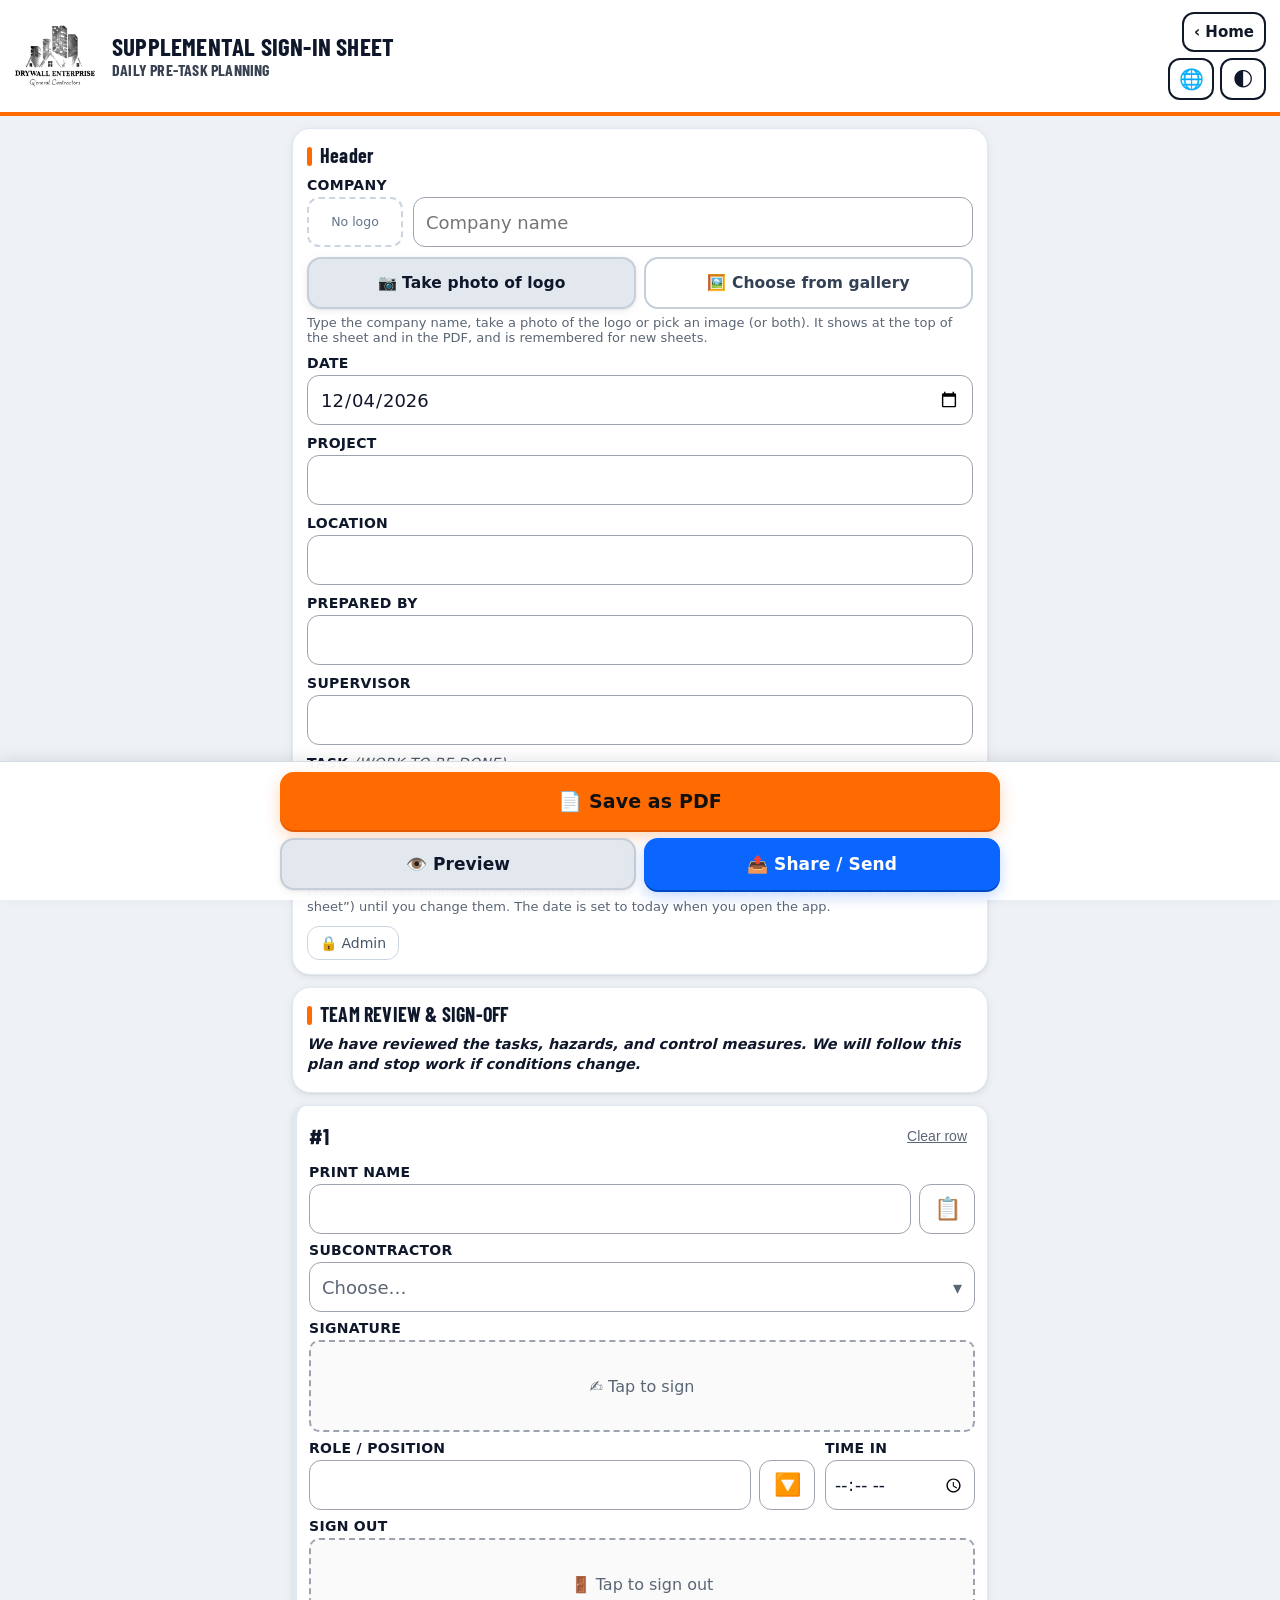
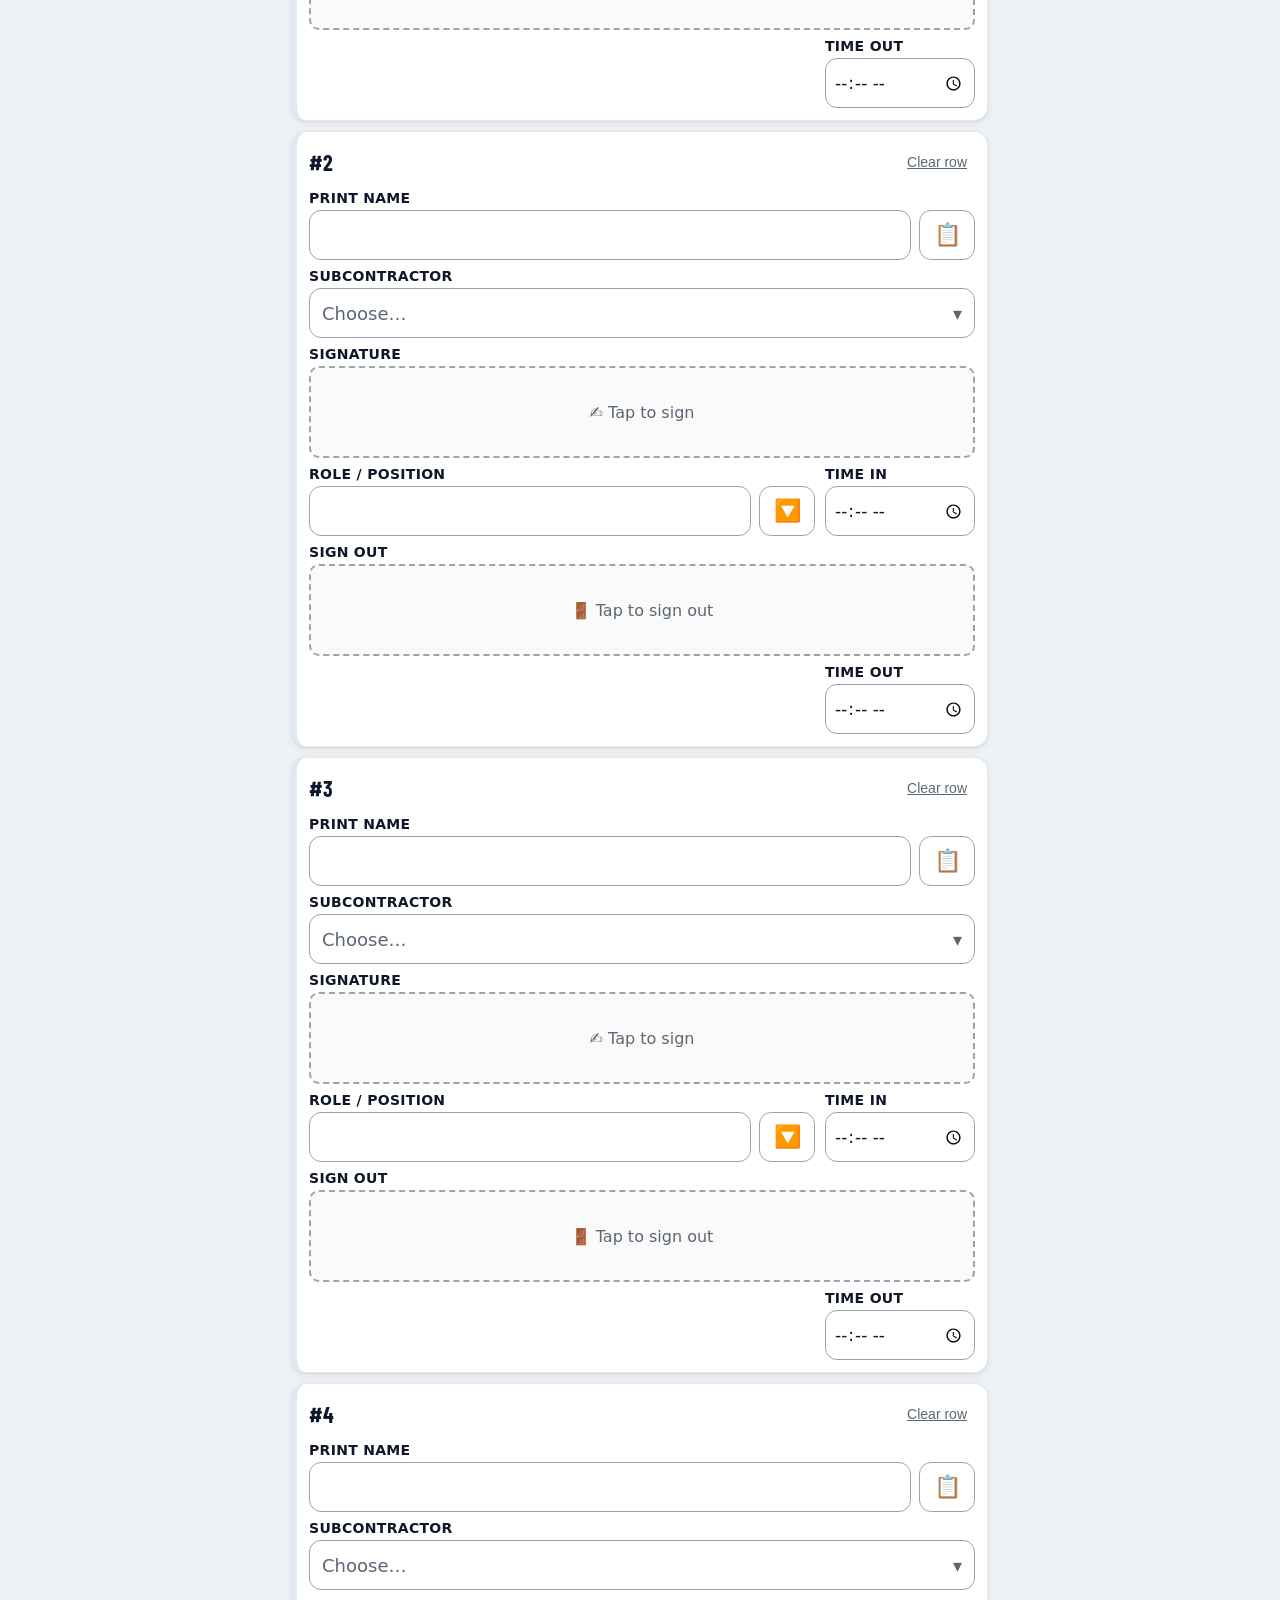
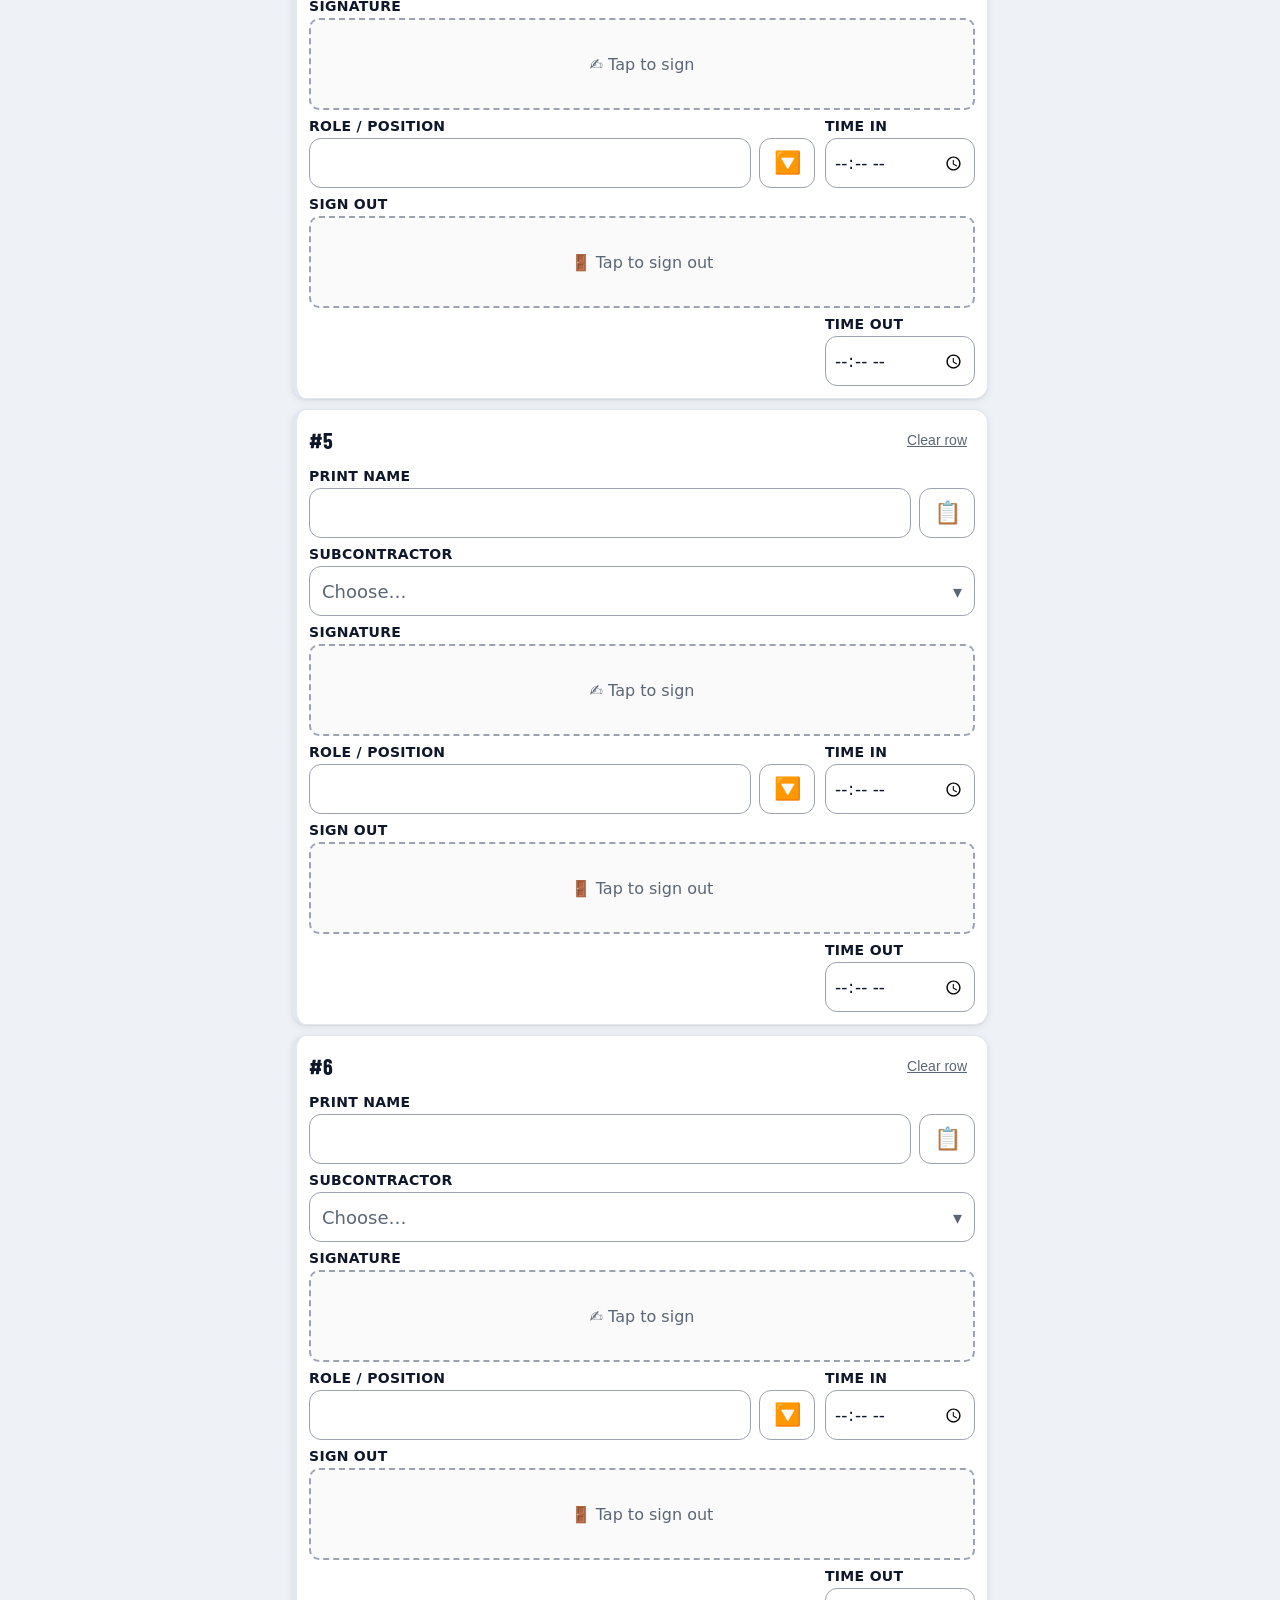
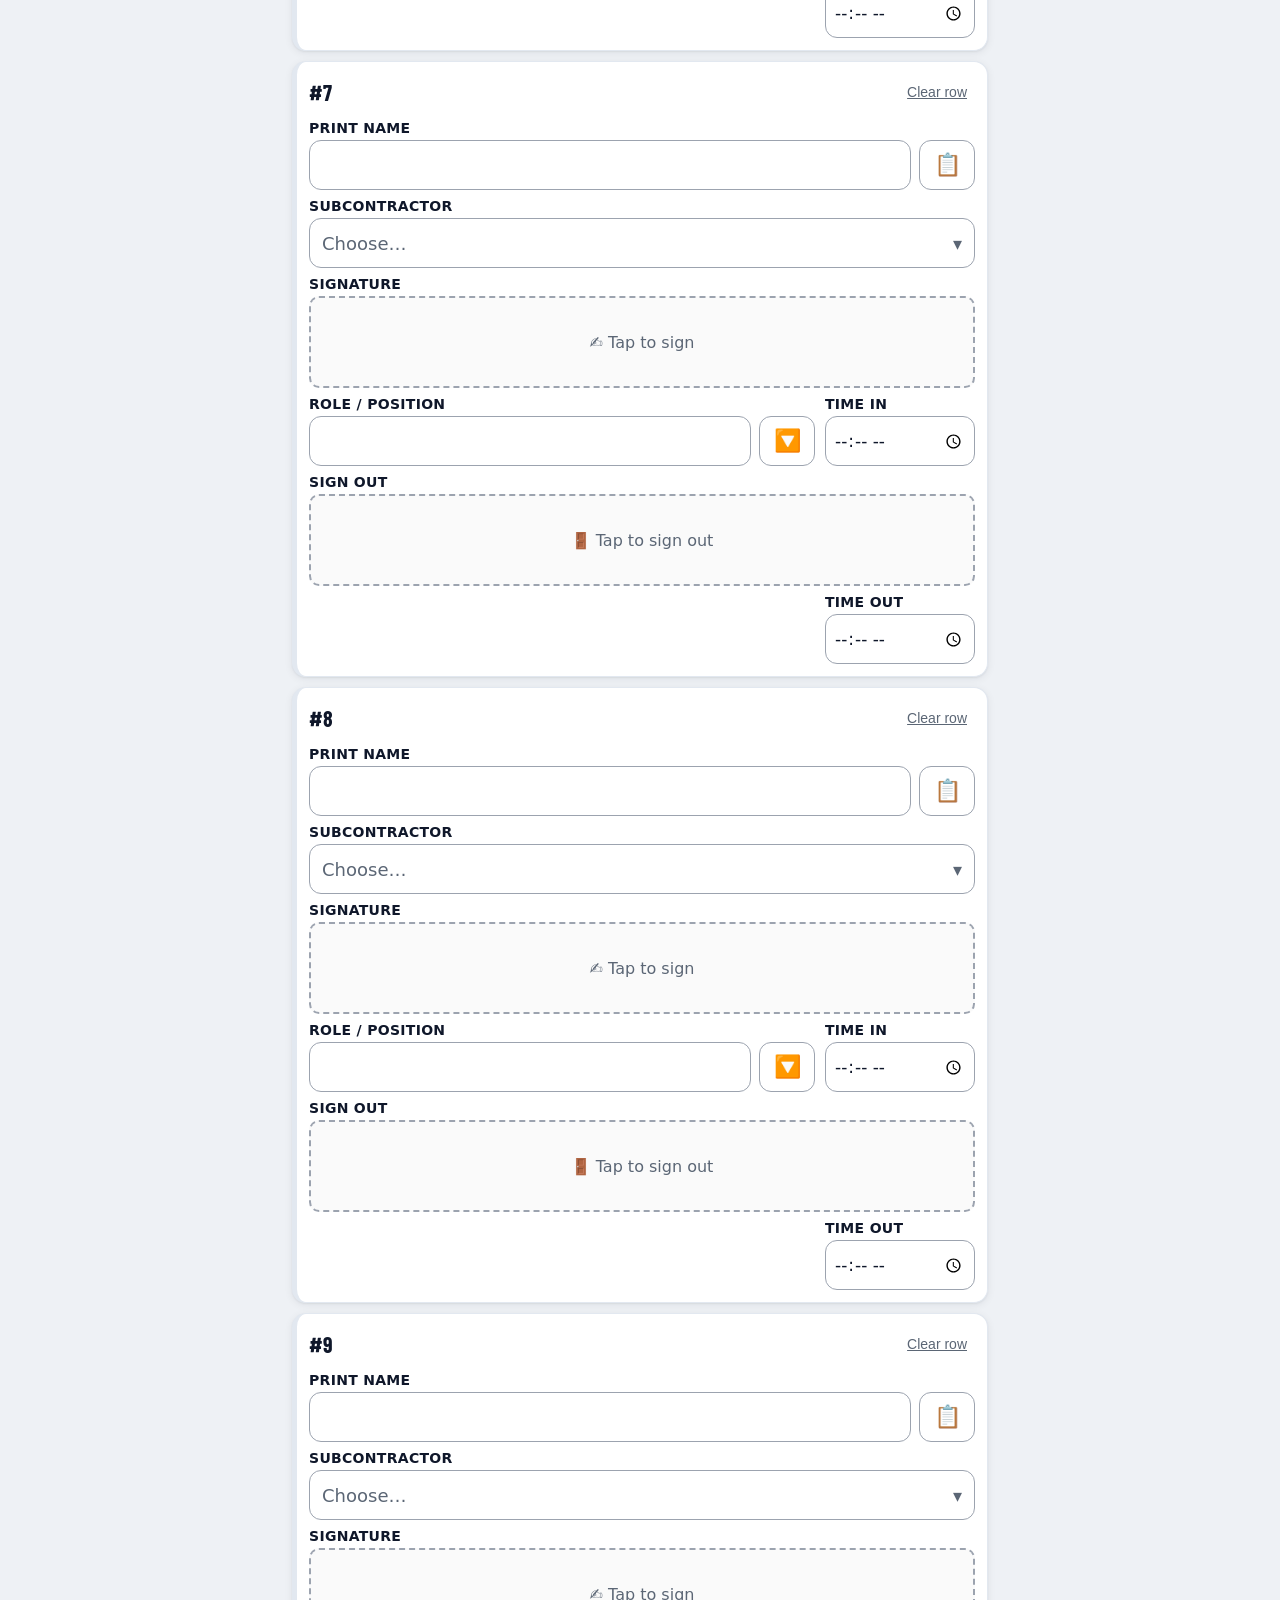
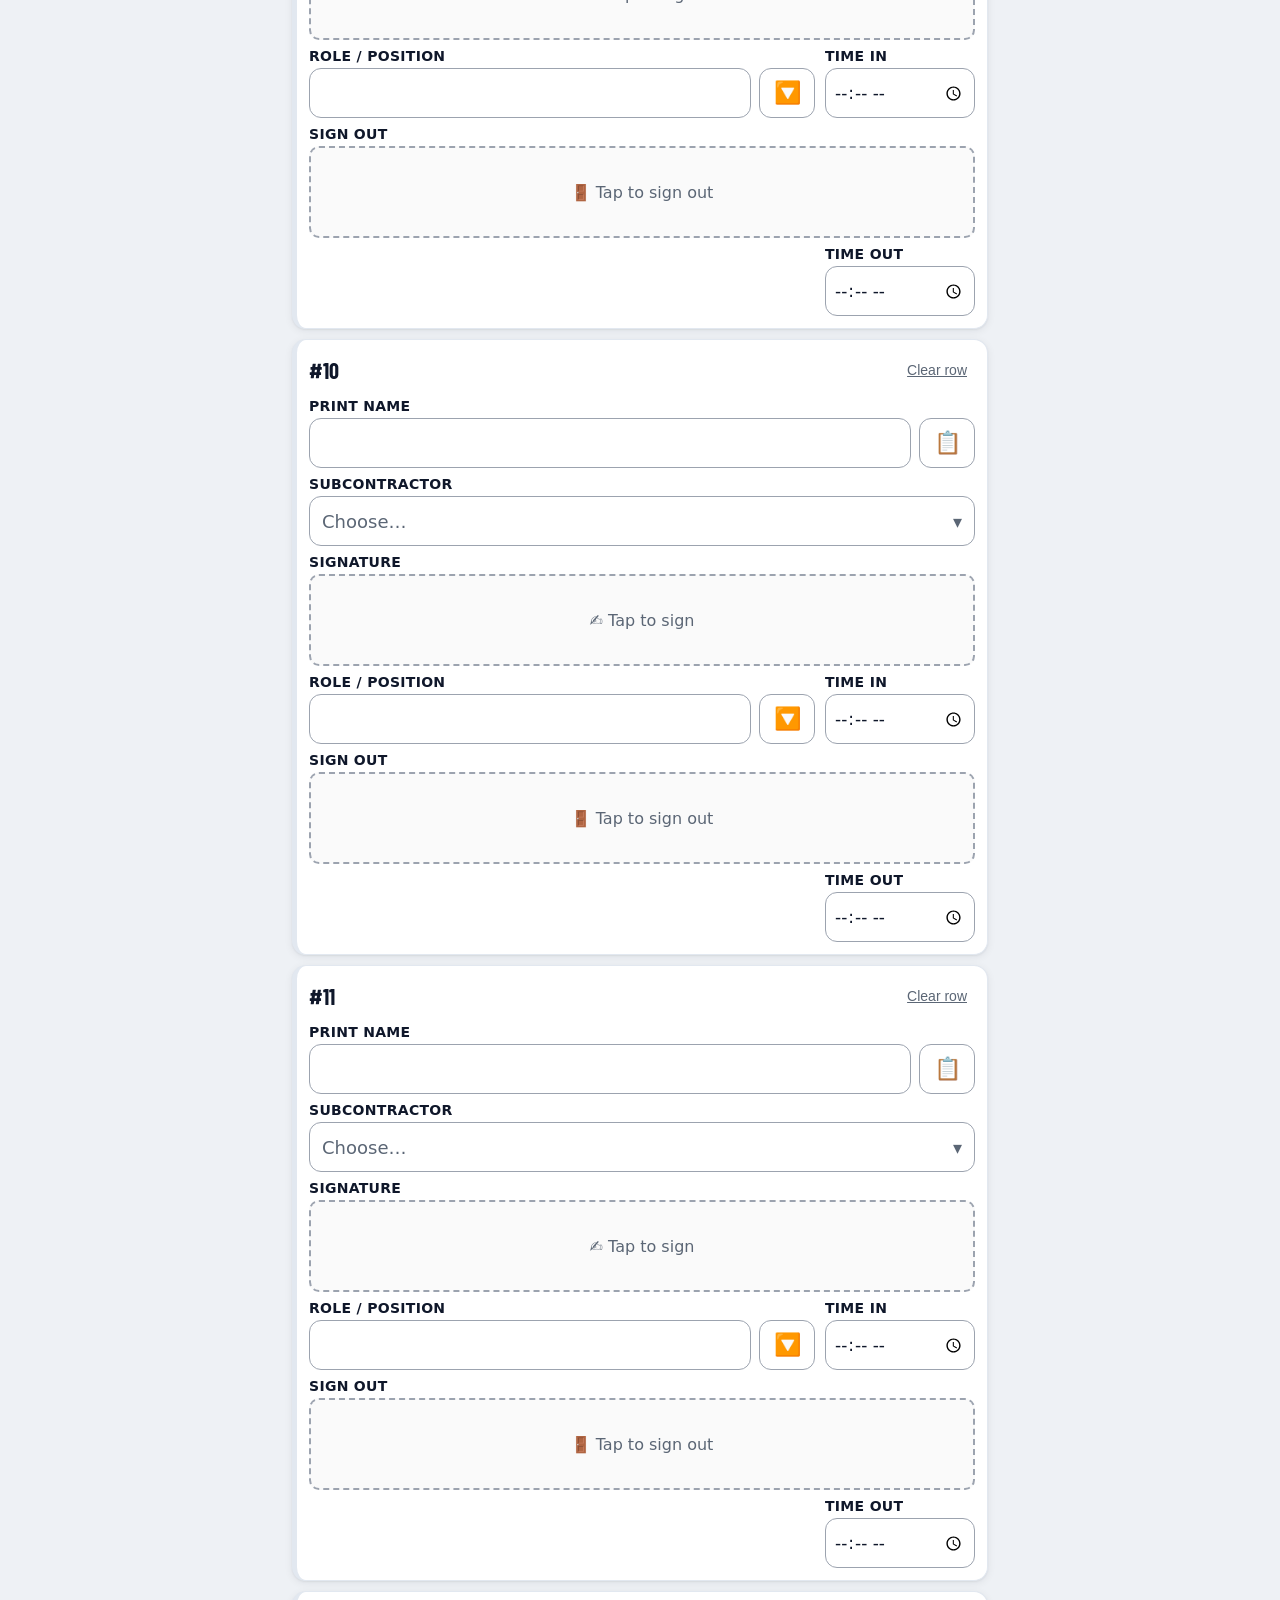
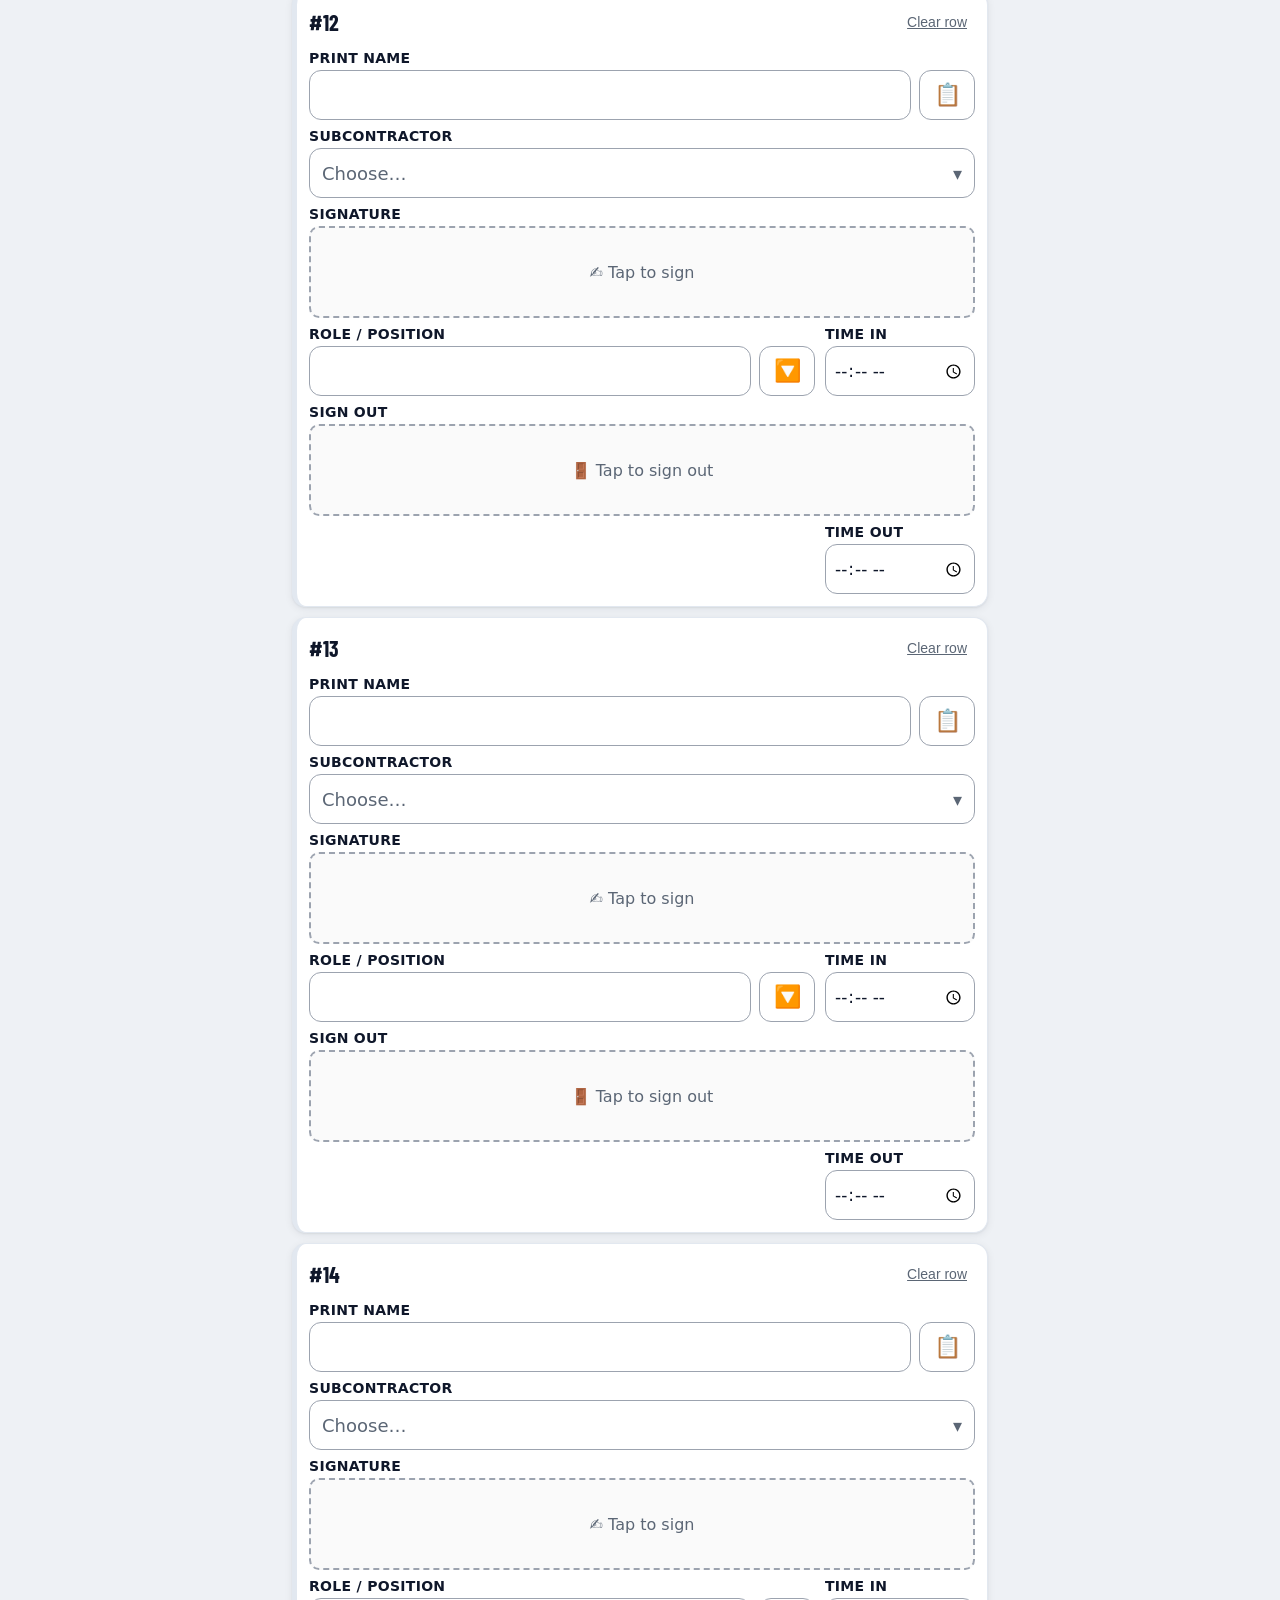
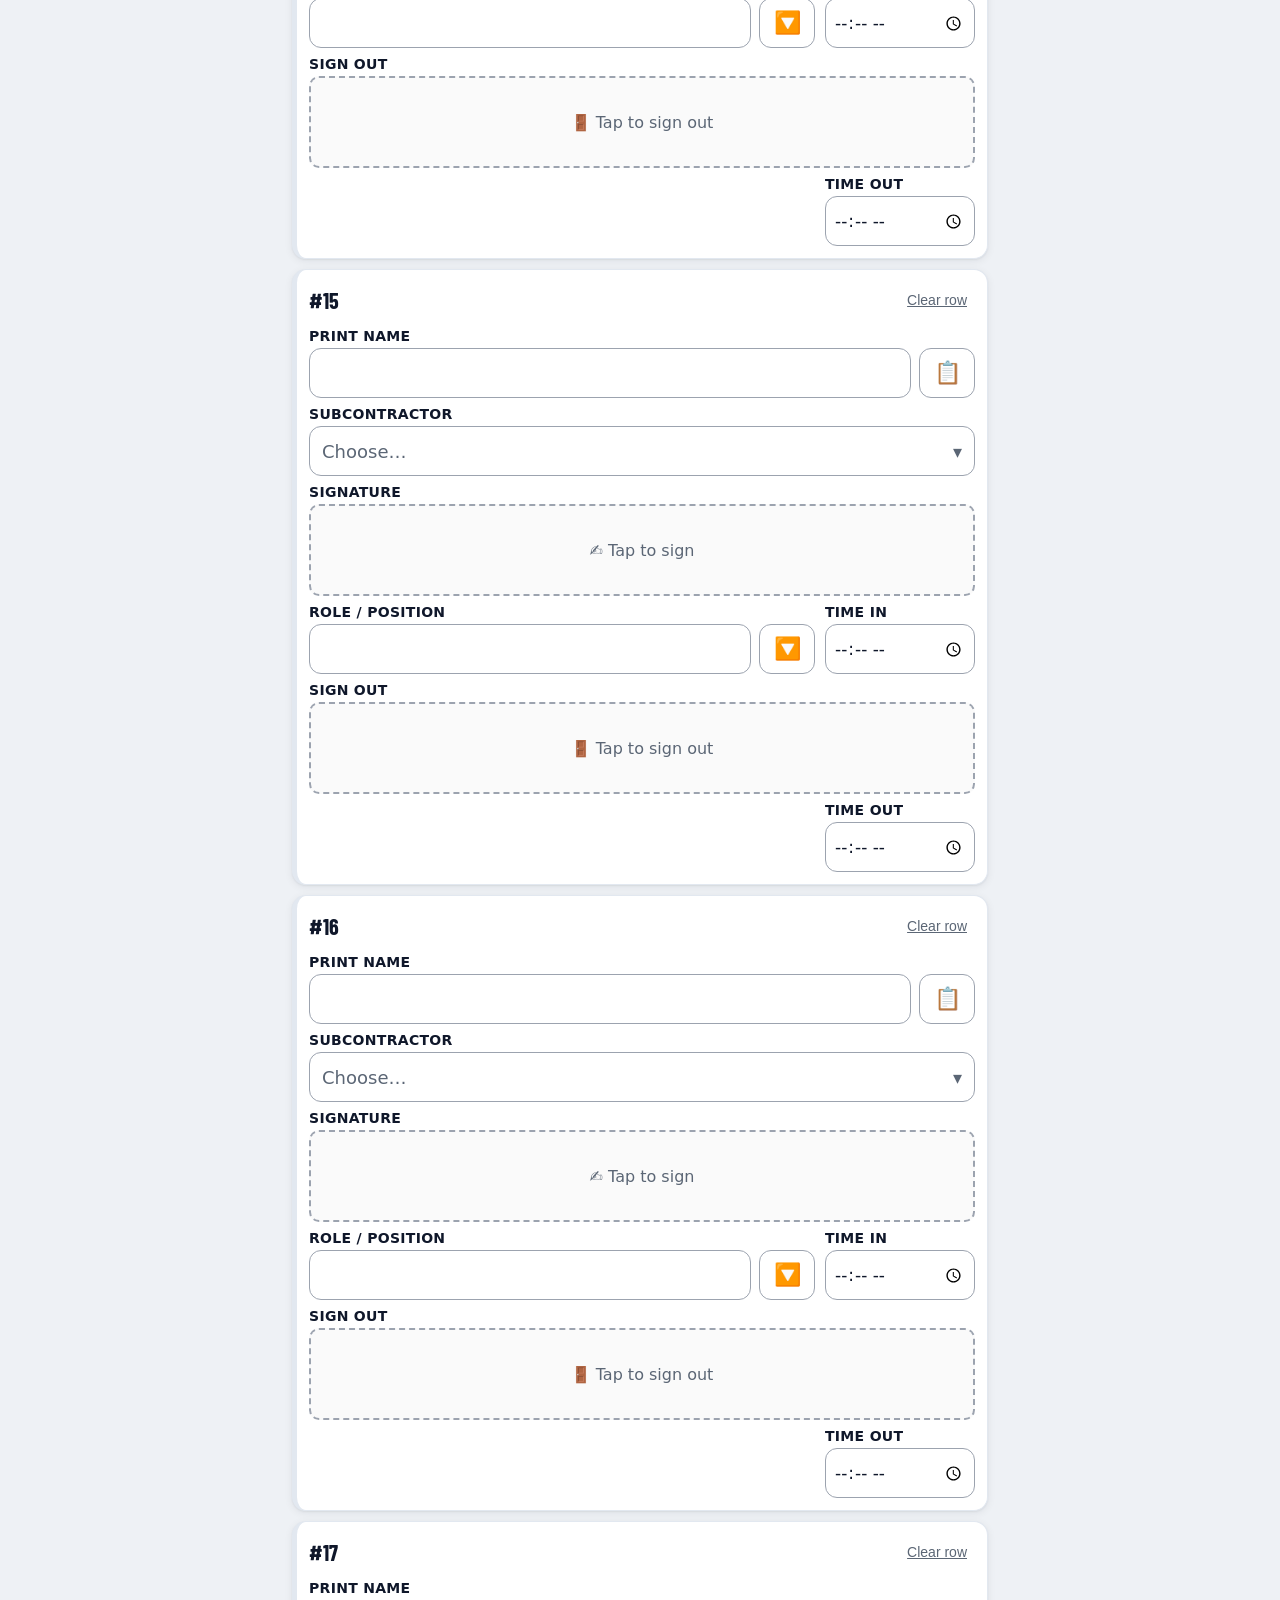
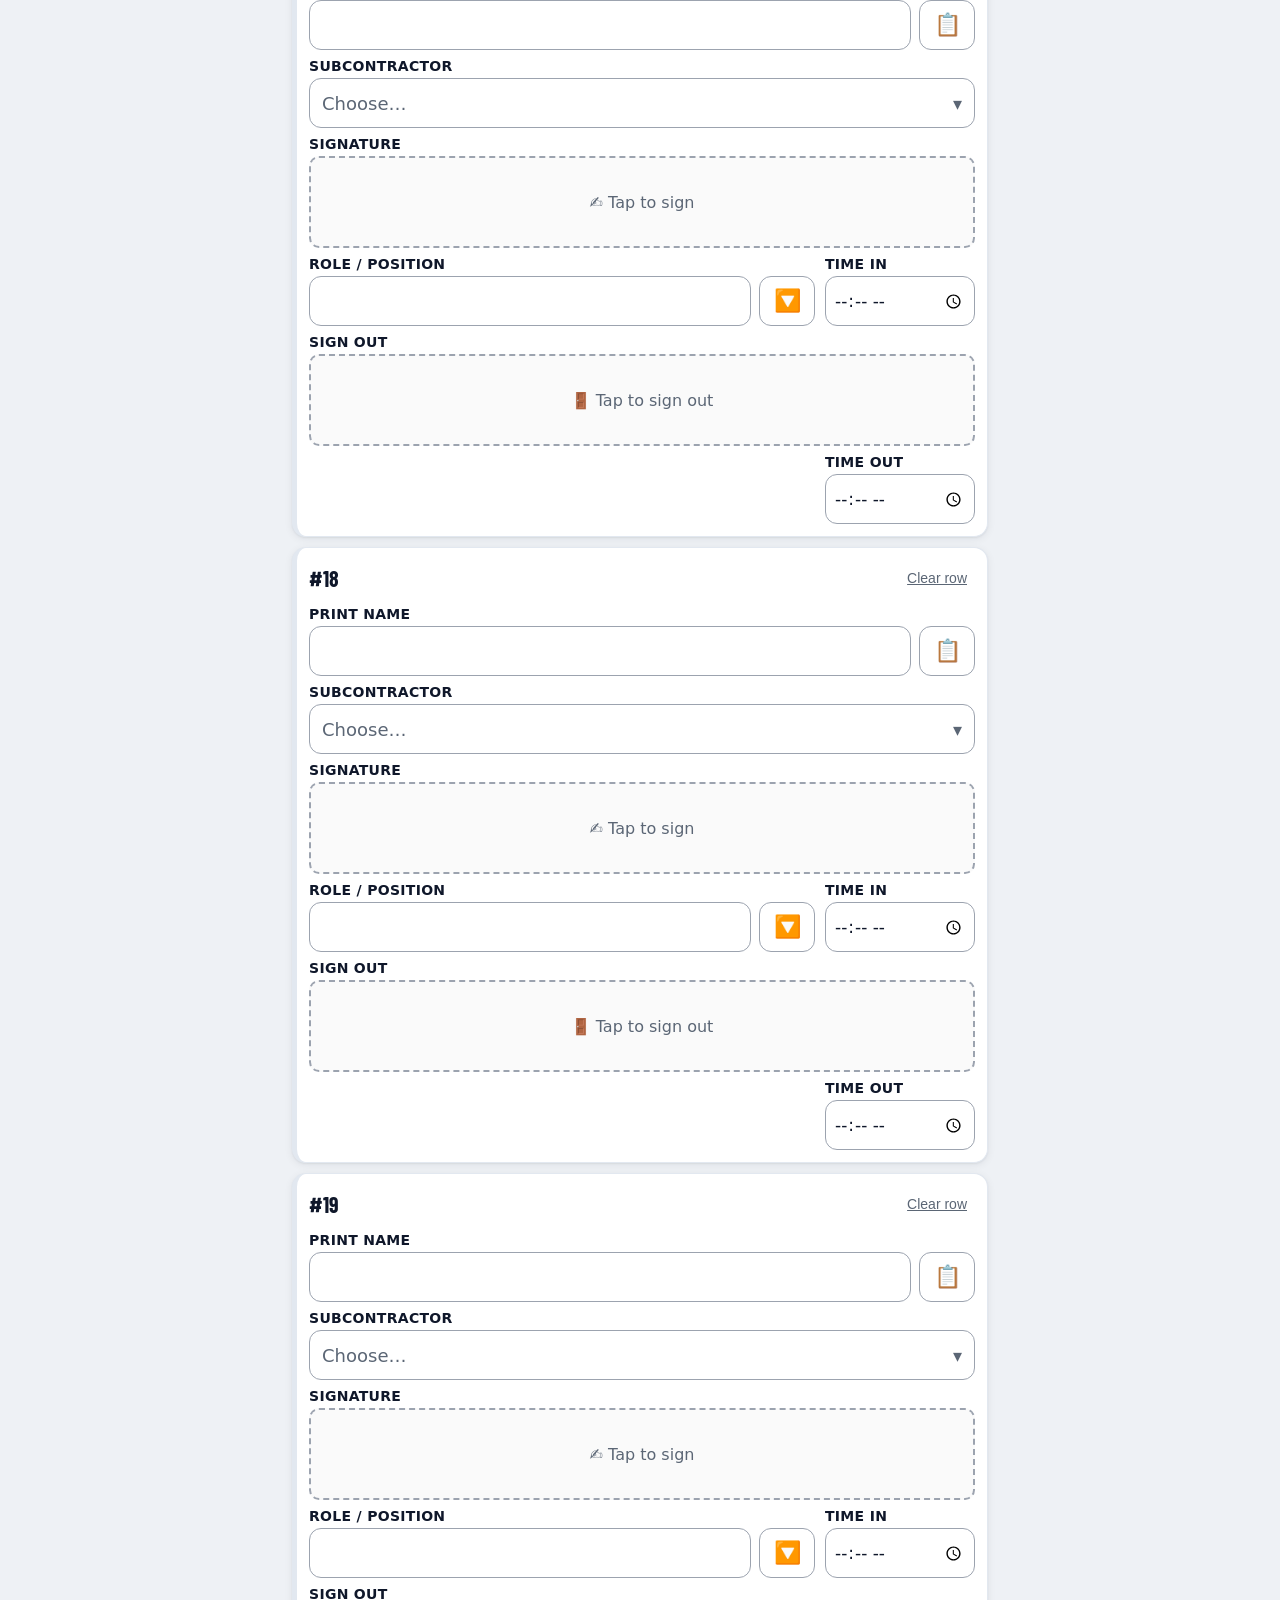
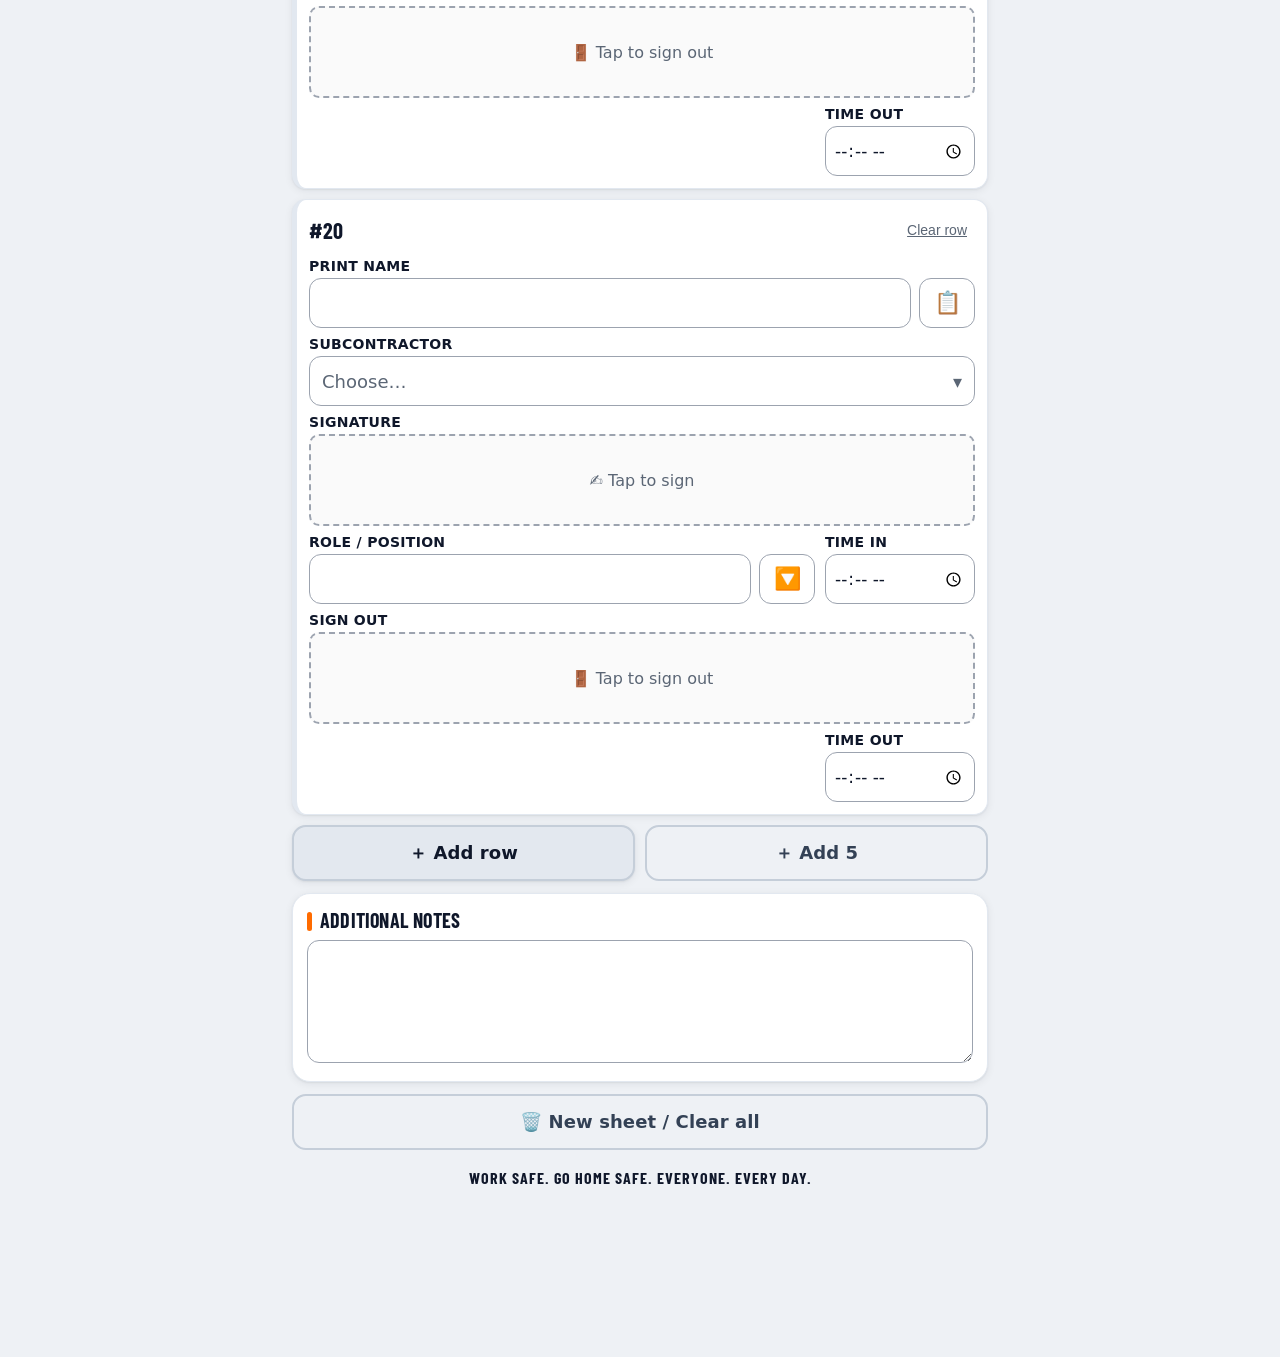
<file: hoja.html>
<!DOCTYPE html>
<html lang="es" data-i18n-doctitle="h.docTitle">
<head>
<meta charset="utf-8">
<meta name="viewport" content="width=device-width, initial-scale=1, viewport-fit=cover">
<meta name="theme-color" content="#111827" data-dark="#0b0f14">
<meta name="color-scheme" content="light dark">
<link rel="manifest" href="manifest.webmanifest">
<script src="i18n.js"></script>
<script src="cifrado.js"></script>
<style>.hdrR{margin-left:auto;align-self:flex-start;flex:none;display:flex;flex-direction:column;align-items:flex-end;gap:6px}.homeLink{flex:none;font-weight:700;font-size:15px;color:#111827;text-decoration:none;border:2px solid #111827;border-radius:10px;padding:6px 10px;background:#fff}</style>
<link rel="icon" type="image/png" sizes="192x192" href="icons/icon-192.png">
<link rel="apple-touch-icon" href="icons/apple-touch-icon.png">
<meta name="mobile-web-app-capable" content="yes">
<meta name="apple-mobile-web-app-capable" content="yes">
<meta name="apple-mobile-web-app-title" content="Firmax">
<meta name="application-name" content="Firmas">
<title>Hoja de firmas – Daily Pre-Task Planning</title>
<style>
@font-face{font-family:'SheetC';font-weight:700;font-style:normal;src:url([data-uri]) format('woff');}
@font-face{font-family:'SheetC';font-weight:500;font-style:normal;src:url([data-uri]) format('woff');}
@font-face{font-family:'SheetC';font-weight:500;font-style:italic;src:url([data-uri]) format('woff');}
@font-face{font-family:'SheetC';font-weight:700;font-style:italic;src:url([data-uri]) format('woff');}
/* Cirílico (ru/uk): subconjunto de Roboto Condensed, Apache-2.0 */
@font-face{font-family:'SheetC';font-weight:500;font-style:normal;unicode-range:U+0400-045F,U+0490-0491,U+2116;src:url([data-uri]) format('woff')}
@font-face{font-family:'SheetC';font-weight:700;font-style:normal;unicode-range:U+0400-045F,U+0490-0491,U+2116;src:url([data-uri]) format('woff')}
@font-face{font-family:'SheetC';font-weight:500;font-style:italic;unicode-range:U+0400-045F,U+0490-0491,U+2116;src:url([data-uri]) format('woff')}
@font-face{font-family:'SheetC';font-weight:700;font-style:italic;unicode-range:U+0400-045F,U+0490-0491,U+2116;src:url([data-uri]) format('woff')}
:root{--ink:#111827;--muted:#6b7280;--line:#d1d5db;--bg:#f3f4f6;--card:#fff;--acc:#c2410c;--acc2:#9a3412;--ok:#15803d;}
*{box-sizing:border-box}
button,.sig,label,input{touch-action:manipulation}
html,body{margin:0;padding:0;background:var(--bg);color:var(--ink);font-family:system-ui,-apple-system,"Segoe UI",Roboto,Arial,sans-serif;font-size:17px;-webkit-text-size-adjust:100%}
body{padding-bottom:calc(150px + env(safe-area-inset-bottom))}
header.top{background:#fff;border-bottom:3px solid var(--ink);padding:12px 14px;display:flex;gap:12px;align-items:center}
header.top img{width:86px;height:auto;flex:none}
header.top h1{font-family:'SheetC',sans-serif;font-weight:700;font-size:25px;line-height:1.02;margin:0;letter-spacing:.2px}
header.top h1 small{display:block;font-size:16px;margin-top:3px;color:#374151}
main{padding:12px;max-width:720px;margin:0 auto}
.card{background:var(--card);border:1px solid var(--line);border-radius:14px;padding:14px;margin-bottom:12px;box-shadow:0 1px 2px rgba(0,0,0,.04)}
.card h2{font-family:'SheetC',sans-serif;font-size:20px;margin:0 0 8px;font-weight:700;letter-spacing:.2px}
.card h2 i{font-weight:500}
label.f{display:block;font-weight:700;font-size:14px;letter-spacing:.3px;margin:10px 0 4px;text-transform:uppercase}
label.f i{font-weight:500;color:#4b5563}
input[type=text],input[type=date],input[type=time],textarea{width:100%;font:inherit;font-size:18px;padding:12px;border:1.5px solid #9ca3af;border-radius:10px;background:#fff;color:var(--ink);min-height:50px}
textarea{resize:vertical;min-height:96px;line-height:1.35}
input:focus,textarea:focus{outline:3px solid rgba(194,65,12,.35);border-color:var(--acc)}
.pledge{font-size:14.5px;line-height:1.4;color:#374151;margin:0 0 4px}
.pledge b{color:var(--ink)}
.row{background:#fff;border:1px solid var(--line);border-left:5px solid #9ca3af;border-radius:12px;padding:10px 12px 12px;margin-bottom:10px}
.row.done{border-left-color:var(--ok)}
.rowhead{display:flex;justify-content:space-between;align-items:center;margin-bottom:2px}
.num{font-family:'SheetC',sans-serif;font-weight:700;font-size:22px}
.num span{font-size:14px;color:var(--ok);font-weight:500;margin-left:8px;font-family:system-ui,sans-serif}
.clr{background:none;border:none;color:var(--muted);font-size:14px;padding:8px;text-decoration:underline}
.row label.f{margin-top:8px}
.sig{display:flex;align-items:center;justify-content:center;width:100%;height:92px;border:2px dashed #9ca3af;border-radius:10px;background:#fafafa;color:var(--muted);font-size:16px;cursor:pointer;padding:4px;overflow:hidden}
.sig img{max-width:100%;max-height:100%;object-fit:contain}
.sig.has{border-style:solid;border-color:#6b7280;background:#fff}
.two{display:grid;grid-template-columns:1fr 150px;gap:10px}
.outBtn{width:100%;min-height:48px;font:inherit;font-weight:700;font-size:16px;border:2px solid #1f6feb;background:#eaf2ff;color:#0b3d91;border-radius:10px;padding:10px;cursor:pointer}
input[type=time]{padding:10px 8px;font-size:17px}
.btn{display:block;width:100%;font:inherit;font-weight:700;font-size:18px;padding:15px 14px;border-radius:12px;border:2px solid var(--ink);background:#fff;color:var(--ink);min-height:54px;cursor:pointer}
.btn.pri{background:var(--acc);border-color:var(--acc);color:#fff}
.btn.pri:active{background:var(--acc2)}
.btn.dark{background:var(--ink);color:#fff}
.btn.ghost{border-color:#9ca3af;color:#374151}
.btn:disabled{opacity:.55}
.grid2{display:grid;grid-template-columns:1fr 1fr;gap:10px}
.bar{position:fixed;left:0;right:0;bottom:0;background:rgba(255,255,255,.97);border-top:1px solid var(--line);padding:10px 12px calc(10px + env(safe-area-inset-bottom));z-index:20;box-shadow:0 -4px 14px rgba(0,0,0,.08)}
.bar .in{max-width:720px;margin:0 auto;display:grid;gap:8px}
.bar .sub{display:grid;grid-template-columns:1fr 1fr;gap:8px}
.bar .btn{padding:12px;min-height:50px;font-size:17px}
.bar .btn.pri{font-size:19px;min-height:56px}
.note{font-size:13px;color:var(--muted);margin-top:6px}
.warn{background:#fef3c7;border:1px solid #f59e0b;color:#78350f;border-radius:10px;padding:10px;font-size:14px;margin-bottom:12px;display:none}
.footer{text-align:center;font-family:'SheetC',sans-serif;font-weight:700;letter-spacing:1px;margin:18px 0 8px;font-size:16px}
.footer i{display:block;font-weight:500;font-style:normal;font-size:14px;color:#374151}
/* modals */
.modal{position:fixed;inset:0;background:rgba(17,24,39,.72);z-index:50;display:none;align-items:stretch;justify-content:center}
.modal.open{display:flex}
.sheet{background:#fff;width:100%;max-width:900px;margin:auto;display:flex;flex-direction:column;border-radius:16px;overflow:hidden;max-height:100%}
#sigModal .sheet{margin:auto 8px;max-height:calc(100% - 16px)}
.mhead{padding:12px 14px;border-bottom:1px solid var(--line);font-weight:700;font-size:17px}
.mhead small{display:block;font-weight:400;color:var(--muted);font-size:13.5px;margin-top:2px}
.padwrap{position:relative;background:#fff;height:min(62vh,78vw,520px);min-height:180px;flex:none}
@media (orientation:landscape){.padwrap{height:min(58vh,520px)}}
#pad{position:absolute;inset:0;width:100%;height:100%;touch-action:none;display:block;cursor:crosshair}
.baseline{position:absolute;left:8%;right:8%;bottom:28%;border-bottom:2px solid #d1d5db;pointer-events:none}
.baseline:before{content:"✕";position:absolute;left:-4px;bottom:4px;color:#9ca3af;font-size:22px}
.mfoot{display:grid;grid-template-columns:1fr 1fr 1.4fr;gap:8px;padding:10px;border-top:1px solid var(--line);padding-bottom:calc(10px + env(safe-area-inset-bottom))}
.mfoot .btn{font-size:16px;padding:12px 6px}
#prevModal .sheet{height:calc(100% - 20px);margin:10px}
#prevBody{flex:1;overflow:auto;background:#6b7280;padding:10px}
#prevBody img{display:block;width:100%;height:auto;background:#fff;margin:0 auto 10px;box-shadow:0 2px 8px rgba(0,0,0,.4)}
.pfoot{display:grid;grid-template-columns:1fr 1fr;gap:8px;padding:10px;border-top:1px solid var(--line)}
#confModal .sheet{max-width:480px;margin:auto 14px;padding:16px;display:block}
#confModal h3{margin:0 0 8px}
.chk{display:flex;gap:10px;align-items:flex-start;margin:14px 0;font-size:16px}
.chk input{width:24px;height:24px;flex:none;margin-top:1px}
.busy{position:fixed;inset:0;background:rgba(255,255,255,.75);display:none;align-items:center;justify-content:center;z-index:80;font-weight:700;font-size:19px}
.busy.open{display:flex}
.toast{position:fixed;left:50%;bottom:170px;transform:translateX(-50%);background:var(--ink);color:#fff;padding:10px 16px;border-radius:10px;font-size:15px;z-index:90;opacity:0;transition:opacity .25s;pointer-events:none;max-width:90%;text-align:center}
.toast.show{opacity:1}
.nameWrap{display:flex;gap:8px}
.nameWrap input{flex:1;min-width:0}
.lbtn{flex:none;width:56px;min-height:50px;border:1.5px solid #9ca3af;border-radius:10px;background:#fff;font-size:22px;cursor:pointer}
.subBtn{width:100%;display:flex;justify-content:space-between;align-items:center;gap:8px;font:inherit;font-size:18px;padding:12px;border:1.5px solid #9ca3af;border-radius:10px;background:#fff;min-height:50px;text-align:left;color:var(--ink);cursor:pointer}
.subBtn.empty{color:var(--muted)}
.subBtn:after{content:"▾";color:var(--muted)}
#pickModal,#editModal{align-items:flex-end}
#pickModal .sheet,#editModal .sheet{margin:0;max-width:640px;border-radius:16px 16px 0 0;max-height:88%}
.pkBody{overflow:auto;padding:6px 12px 4px}
.tabs{display:flex;gap:6px;padding:10px 12px 0;flex-wrap:wrap}
.tab{font:inherit;font-size:15px;font-weight:700;border:2px solid #9ca3af;background:#fff;color:#374151;border-radius:999px;padding:7px 12px}
.tab.on{border-color:var(--acc);background:#fff7ed;color:var(--acc2)}
.opt{display:flex;justify-content:space-between;align-items:center;width:100%;font:inherit;font-size:18px;text-align:left;padding:14px 12px;margin:0 0 6px;border:1.5px solid var(--line);border-radius:10px;background:#fff;color:var(--ink);cursor:pointer}
.opt.on{border-color:var(--acc);background:#fff7ed;font-weight:700}
.opt.used{opacity:.45}
.opt small{font-size:13px;color:var(--muted);font-weight:400}
.pkFoot{display:grid;grid-template-columns:1fr 1fr;gap:8px;padding:10px 12px calc(10px + env(safe-area-inset-bottom));border-top:1px solid var(--line)}
.pkFoot .btn{font-size:16px;padding:12px 8px;min-height:50px}
.pkEmpty{color:var(--muted);font-size:15px;padding:8px 2px 12px}
.ed h4{margin:14px 0 6px;font-size:16px}
.edRow{display:flex;justify-content:space-between;align-items:center;border-bottom:1px solid var(--line);padding:8px 2px;font-size:17px}
.edRow button{border:0;background:#fee2e2;color:#b91c1c;border-radius:8px;font-size:15px;padding:8px 12px}
.geo{margin-top:14px;padding:12px;border:1.5px solid #9ca3af;border-radius:12px;background:#f8fafc}
.admBtn{font:inherit;font-size:14px;padding:8px 12px;border:1.5px solid #cbd5e1;border-radius:10px;background:#fff;color:#475569;cursor:pointer}
.geoSt{font-weight:700;margin:6px 0 10px}.geoSt.on{color:#166534}.geoSt.off{color:#6b7280}
.geoBtns{display:grid;grid-template-columns:1fr;gap:8px;margin-bottom:6px}
.thumbs{display:inline-flex;gap:6px;margin-left:8px;vertical-align:middle}.thumbs img{width:34px;height:34px;object-fit:cover;border-radius:6px;border:1.5px solid #9ca3af}
#camModal{position:fixed;inset:0;background:#000;z-index:99999;display:none}#camModal.open{display:block}
#camVideo{position:absolute;inset:0;width:100%;height:100%;object-fit:cover;transform:scaleX(-1)}
#camCount{position:absolute;inset:0;display:flex;align-items:center;justify-content:center;font:900 150px/1 system-ui,sans-serif;color:#fff;text-shadow:0 4px 24px rgba(0,0,0,.8)}
#camMsg{position:absolute;left:0;right:0;bottom:8%;text-align:center;color:#fff;font:700 20px system-ui,sans-serif;text-shadow:0 2px 10px #000;padding:0 16px}
.edAdd{display:flex;gap:8px;margin:8px 0 4px}
.edAdd input{flex:1;min-width:0}
.edAdd button{flex:none;font:inherit;font-weight:700;border:2px solid var(--ink);background:#fff;border-radius:10px;padding:0 14px}
</style>
<link rel="stylesheet" href="tema.css">
<script src="tema.js"></script>
</head>
<body>
<header class="top">
  <img id="logoImg" alt="Drywall Enterprise General Contractors" src="[data-uri]">
  <div class="coHdr" id="coHdr" style="display:none"><img id="coHdrImg" alt="" data-i18n-alt="co.alt" style="display:none"><span id="coHdrName"></span></div>
  <h1>SUPPLEMENTAL SIGN-IN SHEET<small>DAILY PRE-TASK PLANNING</small></h1>
  <div class="hdrR" id="langSlot"><a class="homeLink" href="./" aria-label="Inicio" data-i18n="home" data-i18n-aria="homeAria">‹ Inicio</a></div>
</header>

<main>
  <div class="warn" id="lsWarn" data-i18n="h.lsWarn">⚠️ Este navegador no permite guardar automáticamente (localStorage bloqueado en file://). Los datos se perderán si cierras la página: genera el PDF antes de salir.</div>

  <section class="card">
    <h2 data-i18n="h.hdr">Encabezado <i>/ Header</i></h2>
    <label class="f" for="h_company" data-i18n="co.lbl">COMPANY / <i>COMPAÑÍA</i></label>
    <div class="coBox">
      <div class="coPrev" id="coPrev"></div>
      <input type="text" id="h_company" autocomplete="organization" autocapitalize="words" maxlength="80" data-i18n-ph="co.ph" placeholder="Nombre de la compañía">
    </div>
    <div class="coBtns">
      <button type="button" class="btn" id="coCam" data-i18n="co.cam">📷 Tomar foto del logo</button>
      <button type="button" class="btn ghost" id="coGal" data-i18n="co.gal">🖼️ Elegir de la galería</button>
      <button type="button" class="btn ghost danger" id="coDel" style="display:none" data-i18n="co.del">🗑️ Quitar logo</button>
    </div>
    <input type="file" id="coFileCam" class="vh" accept="image/*" capture="environment" tabindex="-1" aria-hidden="true">
    <input type="file" id="coFileGal" class="vh" accept="image/*" tabindex="-1" aria-hidden="true">
    <div class="note coNote" data-i18n="co.note">Escribe el nombre de la compañía, toma una foto del logo o elige una imagen (o las dos cosas). Sale arriba en la hoja y en el PDF, y se recuerda para las hojas nuevas.</div>
    <label class="f" for="h_date" data-i18n="f.date">DATE / <i>FECHA</i></label>
    <input type="date" id="h_date">
    <label class="f" for="h_project" data-i18n="f.project">PROJECT / <i>PROYECTO</i></label>
    <input type="text" id="h_project" list="dl_project" autocomplete="off" autocapitalize="words">
    <label class="f" for="h_location" data-i18n="f.location">LOCATION / <i>UBICACIÓN</i></label>
    <input type="text" id="h_location" list="dl_location" autocomplete="off">
    <label class="f" for="h_prepared" data-i18n="f.prepared">PREPARED BY / <i>PREPARADO POR</i></label>
    <input type="text" id="h_prepared" list="dl_prepared" autocomplete="off" autocapitalize="words">
    <label class="f" for="h_supervisor" data-i18n="f.supervisor">SUPERVISOR / <i>SUPERVISOR</i></label>
    <input type="text" id="h_supervisor" list="dl_supervisor" autocomplete="off" autocapitalize="words">
    <label class="f" for="h_task" data-i18n="f.task">TRABAJO / <i>TASK (Work to be done)</i></label>
    <textarea id="h_task" rows="3" placeholder="Ej.: Instalar drywall en 2do piso, área B…" data-i18n-ph="ph.task"></textarea>
    <div class="note" data-i18n="h.hdrNote">Proyecto, ubicación, preparado por, supervisor y trabajo se recuerdan en este teléfono (también al hacer “Nueva hoja”) hasta que los cambies. La fecha se pone en la de hoy al abrir.</div>
    <div id="subBanner" style="display:none;margin-top:12px;padding:10px 12px;border-radius:10px;background:#e0f2fe;color:#075985;font-size:14px;font-weight:600"></div>
    <div style="margin-top:12px"><button type="button" class="admBtn" id="admBtn" data-i18n="adm.btn">🔒 Administrador</button></div>
    <div class="geo" id="geoBox" style="display:none">
      <label class="f" data-i18n="geo.lbl">📍 UBICACIÓN PARA FIRMAR / <i>SIGNING LOCATION</i></label>
      <div class="geoSt" id="geoSt"></div>
      <div class="geoBtns"><button type="button" class="btn" id="geoSet" data-i18n="geo.set">📍 Fijar ubicación del proyecto aquí</button><button type="button" class="btn ghost" id="geoOff" data-i18n="geo.off">Quitar restricción</button><button type="button" class="btn" id="geoLink" data-i18n="geo.link">🔗 Compartir enlace de la obra</button><button type="button" class="btn" id="subLinkBtn" data-i18n="geo.subLink">📨 Enlace para subs</button><button type="button" class="btn" id="logBtn" data-i18n="geo.log">🧾 Registro de cambios</button><button type="button" class="btn" id="supBtn" style="display:none" data-i18n="geo.sups">👥 Superintendentes</button></div>
      <div class="note" data-i18n="geo.note">Cuando está activa, solo se puede firmar a media milla (0.5 mi, unos 800 m) o menos del punto fijado. Fíjala estando en la obra. Comparte el enlace de la obra para que los demás bajen la app con esta restricción ya puesta; ellos no pueden verla ni cambiarla.</div>
    </div>
    <datalist id="dl_project"></datalist><datalist id="dl_location"></datalist><datalist id="dl_prepared"></datalist><datalist id="dl_supervisor"></datalist>
  </section>

  <section class="card">
    <h2 data-i18n="h.team">TEAM REVIEW &amp; SIGN-OFF <i>/ REVISIÓN DEL EQUIPO Y FIRMA</i></h2>
    <p class="pledge"><b><i>We have reviewed the tasks, hazards, and control measures. We will follow this plan and stop work if conditions change.</i></b></p>
    <p class="pledge"><i data-i18n="pledge2" data-i18n-hide>Hemos revisado las tareas, los peligros y las medidas de control. Seguiremos este plan y detendremos el trabajo si las condiciones cambian.</i></p>
  </section>

  <div id="rows"></div>
  <div class="grid2" style="margin-bottom:12px">
    <button class="btn" id="addRow" data-i18n="h.addRow">＋ Agregar fila</button>
    <button class="btn ghost" id="add5" data-i18n="h.add5">＋ Agregar 5</button>
  </div>

  <section class="card">
    <h2 data-i18n="h.notes">ADDITIONAL NOTES <i>/ NOTAS ADICIONALES</i></h2>
    <textarea id="notes" rows="4"></textarea>
  </section>

  <button class="btn ghost" id="editNames" style="margin-bottom:8px" data-i18n="h.editNames">📋 Editar nombres de trabajadores</button>
  <button class="btn ghost" id="newSheet" style="margin-bottom:8px" data-i18n="h.newSheet">🗑️ Nueva hoja / Clear all</button>

  <div class="footer">WORK SAFE. GO HOME SAFE. EVERYONE. EVERY DAY.<i data-i18n="h.footer2" data-i18n-hide>TRABAJE SEGURO. VAYA A CASA SEGURO. TODOS. TODOS LOS DÍAS.</i></div>
</main>

<div class="bar"><div class="in">
  <button class="btn pri" id="pdfBtn" data-i18n="h.pdfBtn">📄 Guardar como PDF</button>
  <div class="sub">
    <button class="btn" id="prevBtn" data-i18n="h.prevBtn">👁️ Vista previa</button>
    <button class="btn dark" id="shareBtn" data-i18n="share">📤 Compartir / Enviar</button>
  </div>
</div></div>

<!-- Signature modal -->
<div id="camModal" role="dialog" aria-modal="true" aria-label="Foto" data-i18n-aria="cam.aria"><video id="camVideo" playsinline muted autoplay></video><div id="camCount"></div><div id="camMsg" data-i18n="cam.msg">Mire a la cámara / Look at the camera</div></div>
<div class="modal" id="sigModal" role="dialog" aria-modal="true">
  <div class="sheet">
    <div class="mhead" id="sigTitle"><span id="sigTtl" data-i18n="sig.default">Firma / Signature</span><small data-i18n="sig.help">Firme con el dedo dentro del recuadro. Puede girar el teléfono para más espacio.</small></div>
    <div class="padwrap" id="padwrap"><div class="baseline"></div><canvas id="pad"></canvas></div>
    <div class="mfoot">
      <button class="btn ghost" id="sigClear" data-i18n="sig.clear">Borrar / Clear</button>
      <button class="btn ghost" id="sigCancel" data-i18n="cancel">Cancelar</button>
      <button class="btn pri" id="sigSave" data-i18n="sig.save">Guardar firma / Save</button>
    </div>
  </div>
</div>

<!-- Preview modal -->
<div class="modal" id="prevModal" role="dialog" aria-modal="true">
  <div class="sheet">
    <div class="mhead" data-i18n="prev.title">Vista previa / Preview</div>
    <div id="prevBody"></div>
    <div class="pfoot">
      <button class="btn ghost" id="prevClose" data-i18n="close">Cerrar</button>
      <button class="btn pri" id="prevPdf" data-i18n="savePdf">📄 Guardar PDF</button>
    </div>
  </div>
</div>

<!-- Confirm clear modal -->
<div class="modal" id="confModal" role="dialog" aria-modal="true">
  <div class="sheet">
    <h3 data-i18n="conf.title">¿Empezar una hoja nueva?</h3>
    <div data-i18n="conf.body">Se borrarán todos los nombres, firmas, horas y notas. Esta acción no se puede deshacer.</div>
    <p class="note" style="font-size:14px;margin:12px 0 14px" data-i18n="conf.note">Se conservan proyecto, ubicación, preparado por, supervisor y trabajo. La fecha se pone en la de hoy.</p>
    <div class="grid2">
      <button class="btn ghost" id="confNo" data-i18n="cancel">Cancelar</button>
      <button class="btn pri" id="confYes" data-i18n="conf.yes">Borrar todo</button>
    </div>
  </div>
</div>

<!-- Picker (subcontractor / names) -->
<div class="modal" id="pickModal" role="dialog" aria-modal="true">
  <div class="sheet">
    <div class="mhead" id="pkTitle"></div>
    <div class="tabs" id="pkTabs"></div>
    <div class="pkBody" id="pkBody"></div>
    <div class="pkFoot" id="pkFoot"></div>
  </div>
</div>
<!-- Edit names -->
<div class="modal" id="editModal" role="dialog" aria-modal="true">
  <div class="sheet">
    <div class="mhead" data-i18n="ed.title">Editar nombres de trabajadores<small>Por subcontratista. Se guardan en este teléfono.</small></div>
    <div class="pkBody ed" id="edBody"></div>
    <div class="pkFoot" style="grid-template-columns:1fr"><button class="btn pri" id="edDone" data-i18n="done">Listo</button></div>
  </div>
</div>

<div class="busy" id="busy" data-i18n="pdfGen">Generando PDF…</div>
<div class="toast" id="toast"></div>

<script>(function(){try{var q=location.search,done=false;
var m=/[?&]obra=(-?\d+(?:\.\d+)?),(-?\d+(?:\.\d+)?)/.exec(q);
if(m){var la=+m[1],lo=+m[2];if(Math.abs(la)<=90&&Math.abs(lo)<=180){var d=new Date();localStorage.setItem('dwe_geofence_v1',JSON.stringify({lat:la,lon:lo,acc:0,locked:true,when:'enlace '+(d.getMonth()+1)+'/'+d.getDate()}));done=true;}}
var ms=/[?&]sup=([^,&]+),([0-9a-f]{64})/.exec(q);
if(ms){var nm=decodeURIComponent(ms[1]).slice(0,60),hs=ms[2],L=JSON.parse(localStorage.getItem('dwe_sups_v1')||'[]');if(!Array.isArray(L))L=[];
 L=L.filter(function(x){return x.hash!==hs&&x.name.toLowerCase()!==nm.toLowerCase();});L.push({name:nm,hash:hs});localStorage.setItem('dwe_sups_v1',JSON.stringify(L));done=true;
 setTimeout(function(){alert(I18N.t('lnk.supOn',{name:nm}));},300);}
var mr=/[?&]rev=([0-9a-f]{64})/.exec(q);
if(mr){var L2=JSON.parse(localStorage.getItem('dwe_sups_v1')||'[]');if(Array.isArray(L2)){L2=L2.filter(function(x){return x.hash!==mr[1];});localStorage.setItem('dwe_sups_v1',JSON.stringify(L2));}
 try{var ad=JSON.parse(localStorage.getItem('dwe_admin_v1')||'null');if(ad&&ad.lvl==='sup')localStorage.removeItem('dwe_admin_v1');}catch(e){}done=true;
 setTimeout(function(){alert(I18N.t('lnk.supRev'));},300);}
var mb=/[?&]subl=([A-Za-z0-9_-]+)/.exec(q);
if(mb){try{var o=JSON.parse(decodeURIComponent(escape(atob(mb[1].replace(/-/g,'+').replace(/_/g,'/')))));
 if(localStorage.getItem('dwe_admin_v1')){setTimeout(function(){alert(I18N.t('lnk.subAdmin'));},300);}
 else if(o&&o.s&&typeof o.la==='number'&&typeof o.lo==='number'&&Math.abs(o.la)<=90&&Math.abs(o.lo)<=180){
  var d2=new Date();localStorage.setItem('dwe_geofence_v1',JSON.stringify({lat:o.la,lon:o.lo,acc:0,locked:true,when:'enlace '+(d2.getMonth()+1)+'/'+d2.getDate()}));
  localStorage.setItem('dwe_subcfg_v1',JSON.stringify({s:String(o.s).slice(0,60),ph:o.ph===0?0:1,lock:o.lk===0?0:1,ex:+o.ex||0}));
  localStorage.setItem('dwe_last_sub_v1',JSON.stringify(String(o.s)));
  var enc=!!localStorage.getItem('dwe_crypto_v1'),pd={};/* cifrado activo: se guarda aparte y se cifra al desbloquear */
  if(enc){try{pd=JSON.parse(localStorage.getItem('dwe_link_pending_v1')||'{}')||{};}catch(e){}}
  var mem={};if(!enc){try{mem=JSON.parse(localStorage.getItem('dwe_hdr_mem_v1')||'{}')||{};}catch(e){}}
  mem.project=String(o.p||'').slice(0,120);mem.location=String(o.l||'').slice(0,120);mem.prepared=String(o.pr||'').slice(0,80);mem.supervisor=String(o.sv||'').slice(0,80);
  if(enc)pd.mem=mem;else localStorage.setItem('dwe_hdr_mem_v1',JSON.stringify(mem));
  if(Array.isArray(o.n)){var nl=o.n.slice(0,60).map(function(x){return String(x).slice(0,60);});
   if(enc){pd.lists=pd.lists||{};pd.lists[String(o.s)]=nl;}
   else{var ls={};try{ls=JSON.parse(localStorage.getItem('dwe_name_lists_v1')||'{}')||{};}catch(e){}ls[String(o.s)]=nl;localStorage.setItem('dwe_name_lists_v1',JSON.stringify(ls));}}
  if(enc)localStorage.setItem('dwe_link_pending_v1',JSON.stringify(pd));
  done=true;setTimeout(function(){alert(I18N.t('lnk.subOk',{sub:o.s}));},300);}
 }catch(e){}}
if(done&&history.replaceState)history.replaceState(null,'',location.pathname);}catch(e){}})();</script>
<script>
(function(){
'use strict';
var T=window.I18N.t;
var KEY='dwe_signin_sheet_v1', ROWS_PER_PAGE=20;
var $=function(id){return document.getElementById(id);};
var HDR=['date','project','location','prepared','supervisor','task'];
/* ===== Listas editables: para añadir nombres de arranque, agrégalos aquí ===== */
var SUBS=['Dionicio Villanueva','Immer P','Enterprise'];
var DEFAULT_NAMES={
  'Dionicio Villanueva':[],
  'Immer P':['Gelin Pineda','William Martinez','Wilmer Lopez','Oliver Tellez','Joel Pineda'],
  'Enterprise':[]
};
/* ============================================================================ */
var MEMF=['project','location','prepared','supervisor','task'];
var K_MEM='dwe_hdr_mem_v1',K_HIST='dwe_hdr_hist_v1',K_SUB='dwe_last_sub_v1',K_LISTS='dwe_name_lists_v1',K_ROLES='dwe_roles_v1',K_CO='dwe_company_v1';
var DEFAULT_ROLES=['Hanger','Finisher','Caulking','Framer'];
function getRoles(){var r=lsGetJ(K_ROLES,null);if(!Array.isArray(r)){r=DEFAULT_ROLES.slice();lsSetJ(K_ROLES,r);}return r;}
function lsGetJ(k,d){try{var v=JSON.parse(FXV.get(k));return v==null?d:v;}catch(e){return d;}}
function lsSetJ(k,v){try{FXV.set(k,JSON.stringify(v));}catch(e){}}
function getLists(){
  var l=lsGetJ(K_LISTS,null);
  if(!l||typeof l!=='object'){l={};SUBS.forEach(function(s){l[s]=DEFAULT_NAMES[s].slice();});lsSetJ(K_LISTS,l);}
  SUBS.forEach(function(s){if(!Array.isArray(l[s]))l[s]=(DEFAULT_NAMES[s]||[]).slice();});
  return l;
}
var K_SUBCFG='dwe_subcfg_v1';
function subCfg(){var c=lsGetJ(K_SUBCFG,null);return c&&typeof c==='object'&&c.s&&!isAdmin()?c:null;}
function subExpired(){var c=subCfg();return !!(c&&c.ex&&Date.now()>c.ex);}
function lastSub(){var c=subCfg();if(c&&SUBS.indexOf(c.s)>=0)return c.s;var v=lsGetJ(K_SUB,'');return SUBS.indexOf(v)>=0?v:'';}

function todayISO(){var d=new Date();return d.getFullYear()+'-'+String(d.getMonth()+1).padStart(2,'0')+'-'+String(d.getDate()).padStart(2,'0');}
function nowHM(){var d=new Date();return String(d.getHours()).padStart(2,'0')+':'+String(d.getMinutes()).padStart(2,'0');}
function emptyRow(){return {name:'',sub:'',role:'',time:'',out:'',sig:'',sigV:null,sigO:'',sigOV:null,photo:'',photoO:''};}

var state={h:{date:todayISO(),project:'',location:'',prepared:'',supervisor:'',task:''},dateSetOn:todayISO(),notes:'',rows:[],co:{name:'',logo:''}};
for(var i=0;i<ROWS_PER_PAGE;i++)state.rows.push(emptyRow());

/* ---------- storage ---------- */
var lsOK=true;
function lsTest(){try{var k='__t';localStorage.setItem(k,'1');localStorage.removeItem(k);return true;}catch(e){return false;}}
function load(){
  lsOK=lsTest();
  if(!lsOK){$('lsWarn').style.display='block';return;}
  var hadCo=false;
  try{
    var s=JSON.parse(FXV.get(KEY)||'null');
    if(s&&s.h){
      HDR.forEach(function(k){if(typeof s.h[k]==='string')state.h[k]=s.h[k];});
      if(typeof s.notes==='string')state.notes=s.notes;
      if(Array.isArray(s.rows)&&s.rows.length){state.rows=s.rows.map(function(r){return {name:r.name||'',sub:r.sub||'',role:r.role||'',time:r.time||'',out:r.out||'',sig:r.sig||'',sigV:r.sigV||null,sigO:r.sigO||'',sigOV:r.sigOV||null,photo:r.photo||'',photoO:r.photoO||''};});
        while(state.rows.length<ROWS_PER_PAGE)state.rows.push(emptyRow());}
      if(typeof s.dateSetOn==='string')state.dateSetOn=s.dateSetOn;else state.dateSetOn='';
      if(s.co&&typeof s.co==='object'){state.co=coClean(s.co);hadCo=true;}
    }
  }catch(e){}
  if(!hadCo)state.co=coClean(lsGetJ(K_CO,null));
  var mem=lsGetJ(K_MEM,null);
  if(mem&&typeof mem==='object')MEMF.forEach(function(k){if(typeof mem[k]==='string')state.h[k]=mem[k];});
  else{mem={};MEMF.forEach(function(k){mem[k]=state.h[k]||'';});lsSetJ(K_MEM,mem);}
  var sc0=subCfg();if(sc0)state.rows.forEach(function(r){if(r.name||r.sig||r.sigO)r.sub=sc0.s;});
  checkDate();
}
function inProgress(){return state.rows.some(function(r){return r.name||r.sig||r.sigO;});}
/* fecha: hoy al abrir; la editada se respeta el mismo día; hoja con firmas en curso conserva su fecha */
function checkDate(){
  var t=todayISO();
  if(!state.h.date||(!inProgress()&&state.dateSetOn!==t)){var ch=state.h.date!==t;state.h.date=t;state.dateSetOn=t;return ch;}
  return false;
}
var saveT=null;
function save(){clearTimeout(saveT);saveT=setTimeout(saveNow,300);}
function saveNow(){
  if(!lsOK)return;
  try{FXV.set(KEY,JSON.stringify(state));}
  catch(e){ // quota: at least keep header
    try{FXV.set(KEY,JSON.stringify({h:state.h,dateSetOn:state.dateSetOn,notes:state.notes,co:state.co,rows:state.rows.map(function(r){return {name:r.name,sub:r.sub,role:r.role,time:r.time,out:r.out,sig:'',sigV:null};})}));}catch(e2){}
    toast(T('t.memFull'));
  }
}
window.addEventListener('pagehide',saveNow);
document.addEventListener('visibilitychange',function(){if(document.hidden)saveNow();else if(checkDate()){$('h_date').value=state.h.date;saveNow();toast(T('t.dateToday'));}});

function toast(msg){var t=$('toast');t.textContent=msg;t.classList.add('show');clearTimeout(t._t);t._t=setTimeout(function(){t.classList.remove('show');},2600);}

/* ---------- UI ---------- */
function bindHeader(){
  var map={date:'h_date',project:'h_project',location:'h_location',prepared:'h_prepared',supervisor:'h_supervisor',task:'h_task'};
  HDR.forEach(function(k){var el=$(map[k]);el.value=state.h[k]||'';
    function upd(){state.h[k]=el.value;if(k==='date')state.dateSetOn=todayISO();else{var m=lsGetJ(K_MEM,{})||{};m[k]=el.value;lsSetJ(K_MEM,m);}save();}
    el.addEventListener('input',upd);
    el.addEventListener('change',function(){upd();if(k!=='date'&&k!=='task')addHist(k,el.value);});});
  fillDatalists();
  var n=$('notes');n.value=state.notes;n.addEventListener('input',function(){state.notes=n.value;save();});
}
function addHist(k,v){v=(v||'').trim();if(!v)return;var h=lsGetJ(K_HIST,{})||{};var a=(h[k]||[]).filter(function(x){return x.toLowerCase()!==v.toLowerCase();});a.unshift(v);h[k]=a.slice(0,12);lsSetJ(K_HIST,h);fillDatalists();}
function fillDatalists(){var h=lsGetJ(K_HIST,{})||{};['project','location','prepared','supervisor'].forEach(function(k){var dl=$('dl_'+k);if(dl)dl.innerHTML=(h[k]||[]).map(function(v){return '<option value="'+esc(v)+'">';}).join('');});}
function esc(s){return String(s).replace(/[&<>"]/g,function(c){return {'&':'&amp;','<':'&lt;','>':'&gt;','"':'&quot;'}[c];});}
function rowHTML(i){
  var r=state.rows[i];
  return '<div class="rowhead"><div class="num">#'+(i+1)+(r.sig?'<span>'+T('r.signed')+'</span>':'')+(r.sigO?'<span>'+T('r.out')+'</span>':'')+((r.photo||r.photoO)?'<span class="thumbs">'+(r.photo?'<img alt="'+T('r.altIn')+'" src="'+r.photo+'">':'')+(r.photoO?'<img alt="'+T('r.altOut')+'" src="'+r.photoO+'">':'')+'</span>':'')+'</div><button class="clr" data-act="clear" data-i="'+i+'">'+T('r.clear')+'</button></div>'+
  '<label class="f">'+T('r.name')+'</label>'+
  '<div class="nameWrap"><input type="text" data-k="name" data-i="'+i+'" value="'+esc(r.name)+'" autocomplete="off" autocapitalize="characters"><button class="lbtn" type="button" data-act="names" data-i="'+i+'" aria-label="'+T('r.nameAria')+'">📋</button></div>'+
  '<label class="f">'+T('r.sub')+'</label>'+
  '<button type="button" class="subBtn'+(r.sub?'':' empty')+'" data-act="sub" data-i="'+i+'">'+(r.sub?esc(r.sub):T('r.choose'))+'</button>'+
  '<label class="f">'+T('r.sig')+'</label>'+
  '<div class="sig'+(r.sig?' has':'')+'" data-act="sign" data-i="'+i+'" role="button" tabindex="0">'+(r.sig?'<img alt="'+T('r.altSig')+'" src="'+r.sig+'">':T('r.tap'))+'</div>'+
  '<div class="two"><div><label class="f">'+T('r.role')+'</label><div class="nameWrap"><input type="text" data-k="role" data-i="'+i+'" value="'+esc(r.role)+'" autocomplete="off"><button class="lbtn" type="button" data-act="roles" data-i="'+i+'" aria-label="'+T('r.roleAria')+'">🔽</button></div></div>'+
  '<div><label class="f">'+T('r.in')+'</label><input type="time" data-k="time" data-i="'+i+'" value="'+esc(r.time)+'"></div></div>'+
  '<label class="f">'+T('r.sigOut')+'</label>'+
  '<div class="sig'+(r.sigO?' has':'')+'" data-act="signout" data-i="'+i+'" role="button" tabindex="0">'+(r.sigO?'<img alt="'+T('r.altSigO')+'" src="'+r.sigO+'">':T('r.tapOut'))+'</div>'+
  '<div class="two"><div></div><div><label class="f">'+T('r.timeOut')+'</label><input type="time" data-k="out" data-i="'+i+'" value="'+esc(r.out)+'"></div></div>';
}
function renderRow(i){var el=document.querySelector('.row[data-row="'+i+'"]');if(!el)return;el.innerHTML=rowHTML(i);el.classList.toggle('done',!!state.rows[i].sig);}
function renderRows(){
  var c=$('rows'),h='';
  for(var i=0;i<state.rows.length;i++)h+='<div class="row'+(state.rows[i].sig?' done':'')+'" data-row="'+i+'">'+rowHTML(i)+'</div>';
  c.innerHTML=h;
}
function setSubBtn(i){var b=document.querySelector('.subBtn[data-i="'+i+'"]');if(!b)return;var v=state.rows[i].sub;b.textContent=v||T('r.choose');b.classList.toggle('empty',!v);}
function defaultSub(i){var r=state.rows[i];if(!r.sub&&lastSub()){r.sub=lastSub();setSubBtn(i);}}
$('rows').addEventListener('input',function(e){var t=e.target,k=t.getAttribute('data-k');if(!k)return;var i=+t.getAttribute('data-i');state.rows[i][k]=t.value;if(k==='name'&&t.value.trim())defaultSub(i);save();});
$('rows').addEventListener('change',function(e){var t=e.target,k=t.getAttribute('data-k');if(!k)return;state.rows[+t.getAttribute('data-i')][k]=t.value;save();});
$('rows').addEventListener('click',function(e){
  var t=e.target.closest('[data-act]');if(!t)return;var i=+t.getAttribute('data-i');
  if(t.getAttribute('data-act')==='sign')openSig(i);
  else if(t.getAttribute('data-act')==='sub')openSubPicker(i);
  else if(t.getAttribute('data-act')==='roles')openRolePicker(i);
  else if(t.getAttribute('data-act')==='signout'){var rr=state.rows[i];if(!rr.sig&&!rr.name){toast(T('t.signInFirst'));return;}openSig(i,true);}
  else if(t.getAttribute('data-act')==='names')openNamePicker(i);
  else if(t.getAttribute('data-act')==='clear'){var r=state.rows[i];if((r.name||r.sig||r.sigO||r.role||r.time||r.out||r.sub)&&!confirm(T('c.clearRow',{n:i+1})))return;state.rows[i]=emptyRow();renderRow(i);save();}
});
$('rows').addEventListener('keydown',function(e){var ac=e.target.getAttribute('data-act');if((e.key==='Enter'||e.key===' ')&&(ac==='sign'||ac==='signout')){e.preventDefault();openSig(+e.target.getAttribute('data-i'),ac==='signout');}});
function addRows(n){var start=state.rows.length;for(var k=0;k<n;k++)state.rows.push(emptyRow());renderRows();save();var el=document.querySelector('.row[data-row="'+start+'"]');if(el)el.scrollIntoView({behavior:'smooth',block:'center'});}
$('addRow').onclick=function(){addRows(1);};
$('add5').onclick=function(){addRows(5);};

/* new sheet */
$('newSheet').onclick=function(){$('confModal').classList.add('open');};
$('confNo').onclick=function(){$('confModal').classList.remove('open');};
$('confYes').onclick=function(){
  var h=state.h;
  state={h:{date:todayISO(),project:h.project,location:h.location,prepared:h.prepared,supervisor:h.supervisor,task:h.task},dateSetOn:todayISO(),notes:'',rows:[],co:coClean(lsGetJ(K_CO,null)||state.co)};
  for(var i=0;i<ROWS_PER_PAGE;i++)state.rows.push(emptyRow());
  bindValues();coUI();renderRows();saveNow();$('confModal').classList.remove('open');window.scrollTo(0,0);toast(T('t.newReady'));
};
function bindValues(){$('h_date').value=state.h.date;$('h_project').value=state.h.project;$('h_location').value=state.h.location;$('h_prepared').value=state.h.prepared;$('h_supervisor').value=state.h.supervisor;$('h_task').value=state.h.task;$('notes').value=state.notes;}

/* ---------- pickers: subcontratista y nombres ---------- */
var pk={mode:'',row:-1,tab:''};
function openPick(){$('pickModal').classList.add('open');document.body.style.overflow='hidden';}
function closePick(){$('pickModal').classList.remove('open');document.body.style.overflow='';pk.mode='';}
function openSubPicker(i){
  if(subCfg()){toast(T('t.subFixed',{sub:subCfg().s}));return;}
  pk={mode:'sub',row:i};var r=state.rows[i];
  $('pkTitle').innerHTML=T('pk.sub',{n:i+1});$('pkTabs').innerHTML='';
  $('pkBody').innerHTML=SUBS.map(function(s){return '<button class="opt'+(r.sub===s?' on':'')+'" data-v="'+esc(s)+'">'+esc(s)+(r.sub===s?' <small>✔</small>':'')+'</button>';}).join('')+
    (r.sub?'<button class="opt" data-v="" style="color:#6b7280">'+T('pk.none')+'</button>':'');
  $('pkFoot').innerHTML='<button class="btn ghost" data-pk="close" style="grid-column:1/-1">'+T('cancel')+'</button>';
  openPick();
}
function openRolePicker(i){
  pk={mode:'roles',row:i};var r=state.rows[i],L=getRoles();
  $('pkTitle').innerHTML=T('pk.role',{n:i+1});$('pkTabs').innerHTML='';
  $('pkBody').innerHTML=(L.length?L.map(function(n){return '<button class="opt'+(r.role===n?' on':'')+'" data-v="'+esc(n)+'">'+esc(n)+(r.role===n?' <small>✔</small>':'')+'</button>';}).join(''):'<div class="pkEmpty">'+T('pk.noRoles')+'</div>')+
    (r.role?'<button class="opt" data-v="" style="color:#6b7280">'+T('pk.none')+'</button>':'');
  $('pkFoot').innerHTML='<button class="btn ghost" data-pk="close"'+(isAdmin()?'':' style="grid-column:1/-1"')+'>'+T('cancel')+'</button>'+(isAdmin()?'<button class="btn" data-pk="redit">'+T('pk.editRoles')+'</button>':'');
  openPick();
}
function openRoleEditor(){
  var L=getRoles();pk.mode='roleedit';
  $('pkTitle').innerHTML=T('pk.roleEd');$('pkTabs').innerHTML='';
  $('pkBody').innerHTML=(L.length?L.map(function(n,k){return '<div class="edRow"><span>'+esc(n)+'</span><button data-rdel="'+k+'">'+T('del')+'</button></div>';}).join(''):'<div class="pkEmpty">'+T('pk.noRolesYet')+'</div>')+
    '<div class="edAdd"><input type="text" id="rIn" placeholder="'+T('ph.newRole')+'" autocapitalize="words" autocomplete="off"><button data-radd="1">'+T('add')+'</button></div>';
  $('pkFoot').innerHTML='<button class="btn" data-pk="rdone" style="grid-column:1/-1">'+T('done')+'</button>';
}
function logAct2(x){return x&&x.k&&window.I18N.has(x.k)?T(x.k,logP(x.p)):x.act;}
function logP(p,lg){var o={};if(!p)return o;for(var k in p)o[k]=p[k];if(o.expD!=null)o.exp=o.expD>0?T('a.valid',{n:o.expD},lg):T('a.noExp',null,lg);o.ph=o.noPh?T('a.noPhoto',null,lg):'';o.to=o.to?' → '+o.to:'';return o;}
function logWho(w){return w==='Administrador general'?T('adm.general'):w;}
function logText(){var L=getLog().slice().reverse();return T('log.hdr')+'\n'+(L.length?L.map(function(x){return fmtStamp(x.t)+' – '+logWho(x.who)+': '+logAct2(x);}).join('\n'):T('log.none'));}
function openLogPanel(){
  pk={mode:'log',row:-1};var L=getLog().slice().reverse();
  $('pkTitle').innerHTML=T('log.title',{n:L.length});$('pkTabs').innerHTML='';
  $('pkBody').innerHTML=L.length?L.map(function(x){return '<div class="edRow" style="display:block"><b>'+esc(logWho(x.who))+'</b><br>'+esc(logAct2(x))+'<br><small style="color:#6b7280">'+esc(fmtStamp(x.t))+'</small></div>';}).join(''):'<div class="pkEmpty">'+T('log.empty')+'</div>';
  $('pkFoot').innerHTML='<button class="btn ghost" data-pk="close"'+(isGeneral()?'':' style="grid-column:1/-1"')+'>'+T('close')+'</button><button class="btn" data-pk="lshare">'+T('log.share')+'</button>'+(isGeneral()?'<button class="btn ghost" data-pk="lclear" style="grid-column:1/-1;color:#b91c1c">'+T('log.clear')+'</button>':'');
  openPick();
}
function openSubLinkPanel(){
  pk={mode:'sublink',row:-1};
  $('pkTitle').innerHTML=T('sl.title');$('pkTabs').innerHTML='';
  var st='width:100%;font:inherit;font-size:16px;padding:10px;border:1.5px solid #cbd5e1;border-radius:10px;background:#fff;margin-bottom:10px';
  $('pkBody').innerHTML='<label class="f">'+T('sl.to')+'</label><input type="text" id="slTo" placeholder="'+T('sl.toPh')+'" inputmode="email" autocomplete="off" autocapitalize="off" style="width:100%;font:inherit;font-size:16px;padding:10px;border:1.5px solid #cbd5e1;border-radius:10px;margin-bottom:10px"><label class="f">'+T('sl.sub')+'</label><select id="slSub" style="'+st+'">'+SUBS.map(function(x){return '<option>'+esc(x)+'</option>';}).join('')+'</select>'+
   '<label class="f">'+T('sl.valid')+'</label><select id="slDays" style="'+st+'"><option value="1">'+T('sl.d1')+'</option><option value="7" selected>'+T('sl.d7')+'</option><option value="30">'+T('sl.dN',{n:30})+'</option><option value="0">'+T('sl.noExp')+'</option></select>'+
   '<label class="f">'+T('sl.photo')+'</label><select id="slPh" style="'+st+'"><option value="1" selected>'+T('sl.phYes')+'</option><option value="0">'+T('sl.phNo')+'</option></select>'+
   '<label class="f">'+T('sl.data')+'</label><select id="slLock" style="'+st+'"><option value="1" selected>'+T('sl.locked')+'</option><option value="0">'+T('sl.editable')+'</option></select>'+
   '<label class="f">'+T('sl.lang')+'</label><select id="slLang" style="'+st+'">'+window.I18N.langs.map(function(l){return '<option value="'+l+'"'+(l===window.I18N.lang?' selected':'')+'>'+window.I18N.names[l]+'</option>';}).join('')+'</select>'+
   '<div class="note">'+T('sl.note')+'</div>';
  $('pkFoot').innerHTML='<button class="btn ghost" data-pk="close">'+T('cancel')+'</button><button class="btn" data-pk="slmake">'+T('sl.make')+'</button>';
  openPick();
}
function makeSubLink(){
  var g=getGeo();if(!g){toast(T('t.setGeoFirst'));return;}
  var to=($('slTo').value||'').trim(),sub=$('slSub').value,days=+$('slDays').value,ph=+$('slPh').value,lk=+$('slLock').value,sl=($('slLang')&&$('slLang').value)||window.I18N.lang;
  var cfg={s:sub,la:+g.lat.toFixed(6),lo:+g.lon.toFixed(6),ph:ph,lk:lk,p:state.h.project||'',l:state.h.location||'',pr:state.h.prepared||'',sv:state.h.supervisor||'',n:(getLists()[sub]||[]).slice(0,60)};
  if(days>0)cfg.ex=Date.now()+days*86400000;
  var b64=btoa(unescape(encodeURIComponent(JSON.stringify(cfg)))).replace(/\+/g,'-').replace(/\//g,'_').replace(/=+$/,'');
  var u=new URL('./?subl='+b64+(sl!=='es'?'&lang='+sl:''),location.href).href;
  logK('a.subLink',{sub:sub,to:to,expD:days,noPh:ph?0:1});
  closePick();
  sendTo(to,'Firmax – '+sub,T('sl.msg',null,sl),u,T('sl.copied',{sub:sub}));
}
function openSupPanel(){
  pk={mode:'sups',row:-1};var SL=getSups();
  $('pkTitle').innerHTML=T('sp.title');$('pkTabs').innerHTML='';
  $('pkBody').innerHTML=(SL.length?SL.map(function(x,k){return '<div class="edRow"><span>'+esc(x.name)+'</span><button data-sdel="'+k+'">'+T('remove')+'</button></div>';}).join(''):'<div class="pkEmpty">'+T('sp.empty')+'</div>')+
    '<div style="margin-top:10px"><input type="text" id="sName" placeholder="'+T('sp.name')+'" autocapitalize="words" autocomplete="off" style="margin-bottom:8px"><input type="tel" id="sPin" placeholder="'+T('sp.pin')+'" inputmode="numeric" autocomplete="off" style="margin-bottom:8px"><input type="text" id="sTo" placeholder="'+T('sp.to')+'" inputmode="email" autocomplete="off" autocapitalize="off" style="margin-bottom:8px"><button class="btn" data-sadd="1" style="width:100%">'+T('sp.make')+'</button></div>';
  $('pkFoot').innerHTML='<button class="btn ghost" data-pk="close" style="grid-column:1/-1">'+T('close')+'</button>';
  openPick();
}
function usedNames(except){var m={};state.rows.forEach(function(r,j){if(j!==except&&r.name.trim())m[r.name.trim().toLowerCase()]=j+1;});return m;}
function openNamePicker(i,tab){
  var r=state.rows[i];
  if(subCfg())tab=subCfg().s;else if(!tab)tab=SUBS.indexOf(r.sub)>=0?r.sub:'Immer P';
  pk={mode:'names',row:i,tab:tab};
  $('pkTitle').innerHTML=T('np.title',{n:i+1})+'<small>'+(r.sub?T('np.listOf',{sub:esc(r.sub)}):T('np.pickSub'))+'</small>';
  $('pkTabs').innerHTML=subCfg()?'':SUBS.map(function(s){return '<button class="tab'+(s===tab?' on':'')+'" data-tab="'+esc(s)+'">'+esc(s)+'</button>';}).join('');
  var list=getLists()[tab]||[],used=usedNames(i),cur=r.name.trim().toLowerCase();
  $('pkBody').innerHTML=list.length?list.map(function(n){var u=used[n.toLowerCase()];
      return '<button class="opt'+(u?' used':'')+(cur===n.toLowerCase()?' on':'')+'" data-v="'+esc(n)+'"'+(u?' data-used="'+u+'"':'')+'>'+esc(n)+(u?' <small>'+T('np.used',{n:u})+'</small>':'')+'</button>';}).join('')
    :'<div class="pkEmpty">'+T('np.empty',{sub:esc(tab)})+'</div>';
  $('pkFoot').innerHTML='<button class="btn ghost" data-pk="close"'+(isAdmin()?'':' style="grid-column:1/-1"')+'>'+T('cancel')+'</button>'+(isAdmin()?'<button class="btn" data-pk="edit">'+T('np.edit')+'</button>':'');
  openPick();
}
$('pickModal').addEventListener('click',function(e){
  if(e.target===$('pickModal')){closePick();return;}
  var sb=e.target.closest('[data-sdel],[data-sadd]');
  if(sb&&pk.mode==='sups'&&isGeneral()){
    if(sb.hasAttribute('data-sdel')){var SL=getSups(),k2=+sb.getAttribute('data-sdel'),sp=SL[k2];if(!sp||!confirm(T('c.rmSup',{name:sp.name})))return;
      SL.splice(k2,1);lsSetJ(K_SUPS,SL);logK('a.rmSup',{name:sp.name});var ru=new URL('./?rev='+sp.hash,location.href).href;openSupPanel();
      if(confirm(T('c.shareRev',{name:sp.name})))shareText(T('rev.title'),T('rev.msg'),ru,T('linkCopied'));}
    else{var nm=($('sName').value||'').trim().replace(/\s+/g,' '),pn=($('sPin').value||'').trim(),to2=($('sTo').value||'').trim();
      if(!nm){$('sName').focus();return;}if(!/^\d{6,12}$/.test(pn)){toast(T('t.pinLen'));$('sPin').focus();return;}
      if(!(window.crypto&&crypto.subtle)){toast(T('t.noPinMake'));return;}
      var SL2=getSups();if(SL2.some(function(x){return x.name.toLowerCase()===nm.toLowerCase();})){toast(T('t.supExists'));return;}
      sha256hex('firmax-sup|'+nm.toLowerCase()+'|'+pn).then(function(h){SL2.push({name:nm,hash:h});lsSetJ(K_SUPS,SL2);logK('a.mkSup',{name:nm,to:to2});
        var u2=new URL('./?sup='+encodeURIComponent(nm)+','+h,location.href).href;openSupPanel();
        sendTo(to2,T('sp.subject'),T('sp.msg'),u2,T('sp.copied',{name:nm}));});}
    return;}
  var rb=e.target.closest('[data-rdel],[data-radd]');
  if(rb&&pk.mode==='roleedit'){var RL=getRoles();
    if(rb.hasAttribute('data-rdel')){var k=+rb.getAttribute('data-rdel');if(!confirm(T('c.delRole',{x:RL[k]})))return;if(!isAdmin())return;logK('a.delRole',{x:RL[k]});RL.splice(k,1);lsSetJ(K_ROLES,RL);openRoleEditor();}
    else{var inp=$('rIn'),v0=inp.value.trim().replace(/\s+/g,' ');if(!v0){inp.focus();return;}
      if(RL.some(function(x){return x.toLowerCase()===v0.toLowerCase();})){toast(T('inList'));return;}
      if(!isAdmin())return;RL.push(v0);lsSetJ(K_ROLES,RL);logK('a.addRole',{x:v0});openRoleEditor();$('rIn').focus();toast(T('added',{x:v0}));}
    return;}
  var b=e.target.closest('[data-pk],[data-tab],[data-v]');if(!b)return;
  var i=pk.row,r=state.rows[i];
  if(b.hasAttribute('data-pk')){var a=b.getAttribute('data-pk');if(a==='close')closePick();else if(a==='slmake')makeSubLink();else if(a==='lshare'){shareText(T('log.shareTitle'),logText(),null,T('log.copied'));}else if(a==='lclear'){if(isGeneral()&&confirm(T('c.clearLog'))){lsSetJ(K_LOG,[]);openLogPanel();}}else if(a==='redit'){openRoleEditor();}else if(a==='rdone'){openRolePicker(i);}else if(a==='edit'){var t=pk.tab;closePick();openEditor(t,i);}return;}
  if(b.hasAttribute('data-tab')){openNamePicker(i,b.getAttribute('data-tab'));return;}
  var v=b.getAttribute('data-v');
  if(pk.mode==='sub'){r.sub=v;if(v)lsSetJ(K_SUB,v);}
  else if(pk.mode==='roles'){r.role=v;}
  else{
    if(b.hasAttribute('data-used')&&!confirm(T('c.usedName',{v:v,n:b.getAttribute('data-used')})))return;
    r.name=v;if(!r.sub)r.sub=pk.tab;
  }
  closePick();renderRow(i);save();
});
/* editor de listas */
var edReturn=-1;
function openEditor(focusSub,ret){
  edReturn=(ret==null?-1:ret);var L=getLists();
  $('edBody').innerHTML=SUBS.map(function(s,si){
    return '<h4>'+esc(s)+' <small style="color:#6b7280;font-weight:400">('+L[s].length+')</small></h4>'+
      (L[s].length?L[s].map(function(n,ni){return '<div class="edRow"><span>'+esc(n)+'</span><button data-del="'+si+':'+ni+'">'+T('del')+'</button></div>';}).join(''):'<div class="pkEmpty">'+T('ed.none')+'</div>')+
      '<div class="edAdd"><input type="text" id="edIn'+si+'" placeholder="'+T('ph.newName')+'" autocapitalize="words" autocomplete="off"><button data-add="'+si+'">'+T('add')+'</button></div>';
  }).join('');
  $('editModal').classList.add('open');document.body.style.overflow='hidden';
  if(focusSub){var k=SUBS.indexOf(focusSub);var el=$('edIn'+k);if(el)el.scrollIntoView({block:'center'});}
}
$('edBody').addEventListener('click',function(e){
  var b=e.target.closest('[data-del],[data-add]');if(!b)return;var L=getLists();
  if(b.hasAttribute('data-del')){var p=b.getAttribute('data-del').split(':'),s=SUBS[+p[0]],n=L[s][+p[1]];if(!isAdmin())return;if(!confirm(T('c.delName',{n:n,s:s})))return;L[s].splice(+p[1],1);lsSetJ(K_LISTS,L);logK('a.delName',{n:n,s:s});openEditor(s,edReturn);}
  else{var si=+b.getAttribute('data-add'),s2=SUBS[si],inp=$('edIn'+si),v=inp.value.trim().replace(/\s+/g,' ');if(!v){inp.focus();return;}
    if(L[s2].some(function(x){return x.toLowerCase()===v.toLowerCase();})){toast(T('inList'));return;}
    if(!isAdmin())return;L[s2].push(v);lsSetJ(K_LISTS,L);logK('a.addName',{n:v,s:s2});openEditor(s2,edReturn);var ni=$('edIn'+si);if(ni)ni.focus();toast(T('added',{x:v}));}
});
$('pickModal').addEventListener('keydown',function(e){if(e.key==='Enter'&&e.target.id==='rIn'){e.preventDefault();var b=document.querySelector('[data-radd]');if(b)b.click();}});
$('edBody').addEventListener('keydown',function(e){if(e.key==='Enter'&&e.target.id&&e.target.id.indexOf('edIn')===0){e.preventDefault();var b=document.querySelector('[data-add="'+e.target.id.slice(4)+'"]');if(b)b.click();}});
$('edDone').onclick=function(){$('editModal').classList.remove('open');document.body.style.overflow='';if(edReturn>=0){var i=edReturn;edReturn=-1;openNamePicker(i);}};
$('editNames').onclick=function(){if(!isAdmin())return;openEditor(null,-1);};

/* ---------- signature pad ---------- */
var pad=$('pad'),pctx=pad.getContext('2d'),strokes=[],cur=null,sigRow=-1,dpr=1,LW=2.8;
function sizePad(){
  var r=pad.getBoundingClientRect();if(!r.width)return;
  dpr=Math.max(2,Math.min(4,window.devicePixelRatio||1));
  pad.width=Math.round(r.width*dpr);pad.height=Math.round(r.height*dpr);
  pctx.setTransform(dpr,0,0,dpr,0,0);redrawPad();
}
function setupCtx(){pctx.lineCap='round';pctx.lineJoin='round';pctx.strokeStyle='#0b1f5c';pctx.fillStyle='#0b1f5c';pctx.lineWidth=LW;}
function redrawPad(){pctx.save();pctx.setTransform(1,0,0,1,0,0);pctx.clearRect(0,0,pad.width,pad.height);pctx.restore();setupCtx();strokes.forEach(drawStroke);}
function drawStroke(s){
  if(!s.length)return;
  if(s.length<3){pctx.beginPath();pctx.arc(s[0].x,s[0].y,LW/2,0,Math.PI*2);pctx.fill();if(s.length===2){pctx.beginPath();pctx.moveTo(s[0].x,s[0].y);pctx.lineTo(s[1].x,s[1].y);pctx.stroke();}return;}
  pctx.beginPath();pctx.moveTo(s[0].x,s[0].y);
  for(var i=1;i<s.length-1;i++){var mx=(s[i].x+s[i+1].x)/2,my=(s[i].y+s[i+1].y)/2;pctx.quadraticCurveTo(s[i].x,s[i].y,mx,my);}
  var l=s[s.length-1];pctx.lineTo(l.x,l.y);pctx.stroke();
}
function drawTail(s){ // incremental smooth segment
  var n=s.length;setupCtx();
  if(n<3){if(n===2){pctx.beginPath();pctx.moveTo(s[0].x,s[0].y);pctx.lineTo((s[0].x+s[1].x)/2,(s[0].y+s[1].y)/2);pctx.stroke();}return;}
  var a=s[n-3],b=s[n-2],c=s[n-1];
  var m1x=n===3?a.x:(a.x+b.x)/2,m1y=n===3?a.y:(a.y+b.y)/2;
  if(n===3){m1x=(a.x+b.x)/2;m1y=(a.y+b.y)/2;}
  pctx.beginPath();pctx.moveTo(m1x,m1y);pctx.quadraticCurveTo(b.x,b.y,(b.x+c.x)/2,(b.y+c.y)/2);pctx.stroke();
}
function ptFrom(e){var r=pad.getBoundingClientRect();return {x:e.clientX-r.left,y:e.clientY-r.top};}
function startStroke(p){cur=[p];strokes.push(cur);setupCtx();pctx.beginPath();pctx.arc(p.x,p.y,LW/2,0,Math.PI*2);pctx.fill();}
function addPt(p){if(!cur)return;var l=cur[cur.length-1];if(Math.abs(l.x-p.x)+Math.abs(l.y-p.y)<0.6)return;cur.push(p);drawTail(cur);}
function endStroke(){if(cur&&cur.length>1){/* final segment to last point */var l=cur[cur.length-1],p=cur[cur.length-2];setupCtx();pctx.beginPath();pctx.moveTo((p.x+l.x)/2,(p.y+l.y)/2);pctx.lineTo(l.x,l.y);pctx.stroke();}cur=null;}
if(window.PointerEvent){
  pad.addEventListener('pointerdown',function(e){e.preventDefault();try{pad.setPointerCapture(e.pointerId);}catch(_){}startStroke(ptFrom(e));});
  pad.addEventListener('pointermove',function(e){if(!cur)return;e.preventDefault();var evs=(e.getCoalescedEvents&&e.getCoalescedEvents())||[];if(!evs.length)evs=[e];for(var i=0;i<evs.length;i++)addPt(ptFrom(evs[i]));});
  ['pointerup','pointercancel','lostpointercapture'].forEach(function(t){pad.addEventListener(t,function(){endStroke();});});
}else{
  pad.addEventListener('touchstart',function(e){e.preventDefault();startStroke(ptFrom(e.changedTouches[0]));},{passive:false});
  pad.addEventListener('touchmove',function(e){e.preventDefault();addPt(ptFrom(e.changedTouches[0]));},{passive:false});
  pad.addEventListener('touchend',function(e){e.preventDefault();endStroke();},{passive:false});
  pad.addEventListener('mousedown',function(e){startStroke(ptFrom(e));});
  window.addEventListener('mousemove',function(e){if(cur)addPt(ptFrom(e));});
  window.addEventListener('mouseup',endStroke);
}
var lastPadW=0,lastPadH=0;
window.addEventListener('resize',function(){if(!$('sigModal').classList.contains('open'))return;
  var r=pad.getBoundingClientRect();
  if(lastPadW&&r.width&&(Math.abs(r.width-lastPadW)>2||Math.abs(r.height-lastPadH)>2)){ // rescale strokes on rotation
    var sx=r.width/lastPadW,sy=r.height/lastPadH,s=Math.min(sx,sy);strokes.forEach(function(st){st.forEach(function(p){p.x*=s;p.y*=s;});});}
  lastPadW=r.width;lastPadH=r.height;sizePad();});
/* ---------- geocerca: solo firmar a <= 0.5 milla del proyecto ---------- */
var K_GEO='dwe_geofence_v1',GEO_M=804.672,geoLastOk=0;
function getGeo(){var g=lsGetJ(K_GEO,null);return g&&typeof g.lat==='number'&&typeof g.lon==='number'?g:null;}
function distM(a,b,c,d){var R=6371000,t=Math.PI/180,dl=(c-a)*t,dn=(d-b)*t,x=Math.sin(dl/2)*Math.sin(dl/2)+Math.cos(a*t)*Math.cos(c*t)*Math.sin(dn/2)*Math.sin(dn/2);return 2*R*Math.asin(Math.sqrt(x));}
function geoStatus(){if(typeof $('geoOff')==='undefined')return;var g=getGeo(),e=$('geoSt');if(!e)return;
  if(g){e.className='geoSt on';var wh=g.when?String(g.when):'';if(wh.indexOf('enlace ')===0)wh=T('geo.viaLink')+wh.slice(6);e.textContent=T('geo.on',{when:wh?' ('+wh+')':''});}
  else{e.className='geoSt off';e.textContent=T('geo.offSt');}
  $('geoOff').style.display=(g&&isGeneral())?'block':'none';}
function getPos(cb,errcb,hi){if(!navigator.geolocation){errcb({code:0});return;}navigator.geolocation.getCurrentPosition(cb,errcb,{enableHighAccuracy:hi!==false,timeout:20000,maximumAge:hi===false?0:20000});}
function geoErr(e){return e&&e.code===1?T('geo.e1'):e&&e.code===3?T('geo.e3'):T('geo.e0');}
function geoCheck(cb){if(subExpired()){toast(T('geo.expired'));cb(false);return;}var g=getGeo();if(!g){cb(true);return;}
  toast(T('geo.checking'));
  getPos(function(pos){var c=pos.coords,d=distM(g.lat,g.lon,c.latitude,c.longitude),acc=Math.min(c.accuracy||0,150);
    if(d-acc>GEO_M){var mi=(d/1609.344);toast(T('geo.far',{mi:(mi<10?mi.toFixed(1):Math.round(mi))}));cb(false);}
    else{geoLastOk=Date.now();cb(true);}
  },function(e){toast(geoErr(e));cb(false);});}
$('geoSet').onclick=function(){if(!isAdmin())return;toast(T('geo.getting'));getPos(function(pos){var c=pos.coords,dt=new Date();lsSetJ(K_GEO,{lat:c.latitude,lon:c.longitude,acc:c.accuracy||0,locked:false,when:(dt.getMonth()+1)+'/'+dt.getDate()+' '+nowHM()});geoLastOk=Date.now();geoStatus();admUI();logK('a.geoSet',{c:c.latitude.toFixed(5)+', '+c.longitude.toFixed(5)});toast(T('geo.setOk'));},function(e){toast(geoErr(e));});};
$('geoOff').onclick=function(){if(!isGeneral()){toast(T('geo.onlyGen'));return;}if(!confirm(T('c.geoOff')))return;try{localStorage.removeItem(K_GEO);}catch(e){}logK('a.geoOff');geoStatus();admUI();toast(T('geo.offOk'));};
/* ---------- modo administrador (solo este teléfono, con PIN) ---------- */
var K_ADM='dwe_admin_v1',ADM_HASH='3c19dccb306f2f8f8fbb356eaabb695e07ef223e2a9568dc7e9145ccaecc2fde';
var K_SUPS='dwe_sups_v1',K_LOG='dwe_changelog_v1';
function admInfo(){try{var v=localStorage.getItem(K_ADM);if(v==='1')return {lvl:'general',name:'Administrador general'};if(v){var o=JSON.parse(v);if(o&&(o.lvl==='general'||o.lvl==='sup'))return o;}}catch(e){}return null;}
function isAdmin(){return !!admInfo();}
function isGeneral(){var a=admInfo();return !!a&&a.lvl==='general';}
function admName(){var a=admInfo();return a?(a.lvl==='general'?'Administrador general':a.name):'—';}
function getSups(){var v=lsGetJ(K_SUPS,[]);return Array.isArray(v)?v:[];}
function getLog(){var v=lsGetJ(K_LOG,[]);return Array.isArray(v)?v:[];}
function logK(k,p,who){var e={t:new Date().toISOString(),who:who||admName(),act:T(k,logP(p,'es'),'es'),k:k};if(p)e.p=p;logPush(e);}
function logPush(e){var L=getLog();L.push(e);if(L.length>300)L=L.slice(L.length-300);lsSetJ(K_LOG,L);}
function fmtStamp(iso){var d=new Date(iso);if(isNaN(d))return iso;return (d.getMonth()+1)+'/'+d.getDate()+'/'+d.getFullYear()+' '+fmtTime(String(d.getHours()).padStart(2,'0')+':'+String(d.getMinutes()).padStart(2,'0'));}
function sha256hex(t){return crypto.subtle.digest('SHA-256',new TextEncoder().encode(t)).then(function(b){return Array.prototype.map.call(new Uint8Array(b),function(x){return ('0'+x.toString(16)).slice(-2);}).join('');});}
function shareText(title,text,url,okmsg){
  if(navigator.share){navigator.share(url?{title:title,text:text,url:url}:{title:title,text:text}).catch(function(){});}
  else if(navigator.clipboard&&navigator.clipboard.writeText){navigator.clipboard.writeText(url||text).then(function(){toast(okmsg||T('copied'));},function(){prompt(T('copyThis'),url||text);});}
  else prompt(T('copyThis'),url||text);}
function sendTo(dest,title,text,url,okmsg){
  dest=(dest||'').trim();
  if(!dest){shareText(title,text,url,okmsg);return;}
  var msg=text+'\n'+url,link;
  if(dest.indexOf('@')>0){link='mailto:'+encodeURIComponent(dest)+'?subject='+encodeURIComponent(title)+'&body='+encodeURIComponent(msg);}
  else{var dg=dest.replace(/[^\d+]/g,'');if(dg.replace(/\D/g,'').length<7){toast(T('t.checkTo'));return;}link='sms:'+dg+'?&body='+encodeURIComponent(msg);}
  if(navigator.clipboard&&navigator.clipboard.writeText){try{navigator.clipboard.writeText(url);}catch(e){}}
  location.href=link;toast(T(dest.indexOf('@')>0?'t.opensMail':'t.opensSms',{d:dest}));}
function admUI(){var a=admInfo(),g=isGeneral();
  $('geoBox').style.display=a?'block':'none';
  $('geoOff').style.display=(a&&g&&getGeo())?'block':'none';
  $('supBtn').style.display=g?'block':'none';
  $('editNames').style.display=a?'block':'none';
  var sc=subCfg();$('admBtn').parentNode.style.display=sc?'none':'block';
  var bn=$('subBanner');if(bn){if(sc){bn.style.display='block';bn.textContent=T('bn.link',{sub:sc.s})+(sc.ex?T('bn.until',{d:fmtStamp(new Date(sc.ex).toISOString()).split(' ')[0]}):'')+(subExpired()?T('bn.expired'):'')+T('bn.near')+(sc.ph===0?'':T('bn.photo'));}else bn.style.display='none';}
  ['h_project','h_location','h_prepared','h_supervisor'].forEach(function(id){var e=$(id);if(e)e.readOnly=!!(sc&&sc.lock);});
  $('admBtn').textContent=a?T('adm.on',{who:(g?T('adm.general'):T('adm.sup',{name:a.name}))}):T('adm.btn');}
$('admBtn').onclick=function(){
  var a=admInfo();
  if(a){if(confirm(T('c.admExit'))){logK('a.admOut');try{localStorage.removeItem(K_ADM);}catch(e){}admUI();geoStatus();toast(T('adm.offOk'));}return;}
  var pin=prompt(T('adm.prompt'));if(pin==null||pin==='')return;pin=pin.trim();
  if(!(window.crypto&&crypto.subtle)){toast(T('adm.noPin'));return;}
  sha256hex('firmax-admin|'+pin).then(function(h){
    if(h===ADM_HASH){try{localStorage.setItem(K_ADM,JSON.stringify({lvl:'general',name:'Administrador general'}));}catch(e){}logK('a.genIn');admUI();geoStatus();toast(T('adm.genOk'));return;}
    var sups=getSups();
    Promise.all(sups.map(function(x){return sha256hex('firmax-sup|'+x.name.trim().toLowerCase()+'|'+pin);})).then(function(hs){
      var k=hs.findIndex(function(z,i){return z===sups[i].hash;});
      if(k<0){toast(T('adm.bad'));return;}
      try{localStorage.setItem(K_ADM,JSON.stringify({lvl:'sup',name:sups[k].name}));}catch(e){}
      logK('a.supIn',null,sups[k].name);admUI();geoStatus();toast(T('adm.hi',{name:sups[k].name}));});});};
$('geoLink').onclick=function(){if(!isAdmin())return;var g=getGeo();if(!g){toast(T('t.setGeoFirst'));return;}
  var u=new URL('./?obra='+g.lat.toFixed(6)+','+g.lon.toFixed(6),location.href).href;logK('a.obLink');
  shareText(T('ob.title'),T('ob.msg'),u,T('ob.copied'));};
$('subLinkBtn').onclick=function(){if(isAdmin())openSubLinkPanel();};
$('logBtn').onclick=function(){if(isAdmin())openLogPanel();};
$('supBtn').onclick=function(){if(isGeneral())openSupPanel();};
admUI();
geoStatus();
var sigOut=false;
function openSig(i,isOut){geoCheck(function(ok){if(ok)openSigReal(i,isOut);});}
function openSigReal(i,isOut){
  sigRow=i;sigOut=!!isOut;strokes=[];cur=null;
  var nm=state.rows[i].name;$('sigTtl').textContent=T(sigOut?'sig.ttlOut':'sig.ttlIn',{n:i+1,name:nm?' – '+nm:''});
  $('sigModal').classList.add('open');document.body.style.overflow='hidden';
  requestAnimationFrame(function(){sizePad();var r=pad.getBoundingClientRect();lastPadW=r.width;lastPadH=r.height;});
}
var sigSaveGuard=function(){if(!getGeo()||Date.now()-geoLastOk<180000){sigSaveReal();return;}geoCheck(function(ok){if(ok)sigSaveReal();});};
function closeSig(){$('sigModal').classList.remove('open');document.body.style.overflow='';sigRow=-1;strokes=[];}
$('sigClear').onclick=function(){strokes=[];cur=null;redrawPad();};
$('sigCancel').onclick=closeSig;
/* ---------- foto al firmar: cuenta de 3 s y cámara frontal ---------- */
function takePhoto(done){
  var md=navigator.mediaDevices;
  if(!md||!md.getUserMedia){toast(T('cam.none'));done('');return;}
  var modal=$('camModal'),v=$('camVideo'),cnt=$('camCount'),msg=$('camMsg'),stream=null,finished=false;
  function end(url){if(finished)return;finished=true;try{if(stream)stream.getTracks().forEach(function(t){t.stop();});}catch(e){}v.srcObject=null;modal.classList.remove('open');done(url||'');}
  md.getUserMedia({video:{facingMode:'user',width:{ideal:640},height:{ideal:640}},audio:false}).then(function(st){
    stream=st;v.srcObject=st;modal.classList.add('open');var pl=v.play();if(pl&&pl.catch)pl.catch(function(){});
    var n=3;cnt.textContent=n;
    var iv=setInterval(function(){n--;if(n>0){cnt.textContent=n;return;}
      clearInterval(iv);cnt.textContent='';msg.textContent='';
      setTimeout(function(){
        try{var vw=v.videoWidth||640,vh=v.videoHeight||480,sc=Math.min(1,520/Math.max(vw,vh));
          var c=document.createElement('canvas');c.width=Math.round(vw*sc);c.height=Math.round(vh*sc);c.getContext('2d').drawImage(v,0,0,c.width,c.height);
          end(c.toDataURL('image/jpeg',0.72));}catch(e){end('');}
      },150);
    },1000);
  }).catch(function(e){toast(e&&e.name==='NotAllowedError'?T('cam.denied'):T('cam.fail'));done('');});
  msg.textContent=T('cam.msg');
}
var sigSaveReal=function(){
  var pts=0;strokes.forEach(function(s){pts+=s.length;});
  if(!pts){toast(T('sig.first'));return;}
  var x0=1e9,y0=1e9,x1=-1e9,y1=-1e9;
  strokes.forEach(function(s){s.forEach(function(p){if(p.x<x0)x0=p.x;if(p.y<y0)y0=p.y;if(p.x>x1)x1=p.x;if(p.y>y1)y1=p.y;});});
  var pd=LW+4;x0=Math.max(0,x0-pd);y0=Math.max(0,y0-pd);x1=Math.min(pad.width/dpr,x1+pd);y1=Math.min(pad.height/dpr,y1+pd);
  var bw=Math.max(10,x1-x0),bh=Math.max(10,y1-y0);
  var sc=Math.min(dpr,900/bw,400/bh);if(sc<1)sc=Math.max(sc,0.5);
  var out=document.createElement('canvas');out.width=Math.max(1,Math.round(bw*sc));out.height=Math.max(1,Math.round(bh*sc));
  var o=out.getContext('2d');o.lineCap='round';o.lineJoin='round';o.strokeStyle='#0b1f5c';o.fillStyle='#0b1f5c';
  // re-render vectors at target scale (crisper than bitmap copy); line width keeps visual ratio, min 2px
  o.setTransform(sc,0,0,sc,-x0*sc,-y0*sc);o.lineWidth=Math.max(LW,2.2/sc);
  var saved=pctx;pctx=o;var oldSetup=setupCtx;setupCtx=function(){};strokes.forEach(drawStroke);pctx=saved;setupCtx=oldSetup;
  var r=state.rows[sigRow];var url=out.toDataURL('image/png');
  var sv={w:+bw.toFixed(1),h:+bh.toFixed(1),lw:LW,s:strokes.map(function(s){var a=[];s.forEach(function(p){a.push(+(p.x-x0).toFixed(1),+(p.y-y0).toFixed(1));});return a;})};
  if(sigOut){r.sigO=url;r.sigOV=sv;if(!r.out)r.out=nowHM();}
  else{r.sig=url;r.sigV=sv;if(!r.time)r.time=nowHM();}
  if(!r.sub&&lastSub())r.sub=lastSub();
  var i=sigRow;var wasOut=sigOut;closeSig();renderRow(i);saveNow();toast(wasOut?T('sig.outOk',{t:fmtTime(r.out)}):T('sig.ok'));
  if(subCfg()&&subCfg().ph===0)return;
  setTimeout(function(){takePhoto(function(url){if(!url)return;if(wasOut)r.photoO=url;else r.photo=url;renderRow(i);saveNow();toast(T('photo.ok'));});},700);
};
$('sigSave').onclick=sigSaveGuard;

/* ---------- sheet renderer (1700x2200 = Letter @200dpi) ---------- */
var W=1700,H=2200,FF="'SheetC','Roboto Condensed','Arial Narrow',sans-serif-condensed,Arial,sans-serif";
var logoImg=$('logoImg');
function F(w,size,it){return (it?'italic ':'')+w+' '+size+'px '+FF;}
function fit(ctx,text,x,y,maxW,align){ // draws text, compressing horizontally if needed
  var w=ctx.measureText(text).width;align=align||'left';
  var s=w>maxW?maxW/w:1,ax=align==='center'?x-Math.min(w,maxW)/2:align==='right'?x-Math.min(w,maxW):x;
  ctx.save();ctx.translate(ax,y);ctx.scale(s,1);ctx.textAlign='left';ctx.fillText(text,0,0);ctx.restore();return Math.min(w,maxW);
}
function runs(ctx,parts,x,y,align,maxW){ // parts: [[font,text],...]
  var tot=0;parts.forEach(function(p){ctx.font=p[0];tot+=ctx.measureText(p[1]).width;});
  var s=maxW&&tot>maxW?maxW/tot:1,cx=align==='center'?x-tot*s/2:x;
  ctx.save();ctx.translate(cx,y);ctx.scale(s,1);var px=0;
  parts.forEach(function(p){ctx.font=p[0];ctx.textAlign='left';ctx.fillText(p[1],px,0);px+=ctx.measureText(p[1]).width;});
  ctx.restore();return tot*s;
}
function wrap(ctx,text,maxW){
  var out=[];String(text||'').replace(/\r/g,'').split('\n').forEach(function(par){
    var words=par.split(/\s+/).filter(Boolean),line='';if(!words.length){out.push('');return;}
    words.forEach(function(w){var t=line?line+' '+w:w;if(ctx.measureText(t).width<=maxW||!line){line=t;}else{out.push(line);line=w;}});
    out.push(line);});
  return out;
}
function fmtDate(iso){var m=/^(\d{4})-(\d{2})-(\d{2})$/.exec(iso||'');return m?m[2]+'/'+m[3]+'/'+m[1]:(iso||'');}
function fmtTime(t){var m=/^(\d{1,2}):(\d{2})/.exec(t||'');if(!m)return t||'';var h=+m[1],ap=h>=12?'PM':'AM';h=h%12||12;return h+':'+m[2]+' '+ap;}
function line(ctx,x1,y1,x2,y2,w){ctx.lineWidth=w;ctx.beginPath();ctx.moveTo(x1,y1);ctx.lineTo(x2,y2);ctx.stroke();}
function loadImg(src){return new Promise(function(res){var im=new Image();im.onload=function(){res(im);};im.onerror=function(){res(null);};im.src=src;});}

function drawSigCell(ctx,v,im,bx,bw,y0,rh){
    var pw=bw-12,ph=rh-6;
    
    if(v&&v.s&&v.s.length){var s=Math.min(pw/v.w,ph/v.h),ox=bx+6+(pw-v.w*s)/2,oy=y0+3+(ph-v.h*s)/2;
      ctx.save();ctx.strokeStyle="#0b1f5c";ctx.fillStyle="#0b1f5c";ctx.lineCap='round';ctx.lineJoin='round';ctx.lineWidth=Math.max(2.6,Math.min(5,(v.lw||2.8)*s*1.6));
      v.s.forEach(function(a){var n=a.length/2,X=function(k){return ox+a[2*k]*s;},Y=function(k){return oy+a[2*k+1]*s;};
        ctx.beginPath();if(n<2){ctx.arc(X(0),Y(0),ctx.lineWidth/2,0,Math.PI*2);ctx.fill();return;}
        ctx.moveTo(X(0),Y(0));for(var k=1;k<n-1;k++)ctx.quadraticCurveTo(X(k),Y(k),(X(k)+X(k+1))/2,(Y(k)+Y(k+1))/2);ctx.lineTo(X(n-1),Y(n-1));ctx.stroke();});
      ctx.restore();}
    else if(im){var s2=Math.min(pw/im.width,ph/im.height),dw=im.width*s2,dh=im.height*s2;
      ctx.drawImage(im,bx+6+(pw-dw)/2,y0+3+(ph-dh)/2,dw,dh);}
  }
function drawPage(ctx,pageIdx,pages,sigImgs){
  var VAL='#0b1f5c';
  ctx.fillStyle='#fff';ctx.fillRect(0,0,W,H);ctx.fillStyle='#000';ctx.strokeStyle='#000';ctx.textBaseline='alphabetic';
  // logo
  if(!coDraw(ctx))if(logoImg&&logoImg.naturalWidth){var lw=330,lh=lw*logoImg.naturalHeight/logoImg.naturalWidth;ctx.drawImage(logoImg,105,22,lw,lh);}
  // title
  ctx.font=F(700,104);fit(ctx,'SUPPLEMENTAL',700,118,470,'center');
  ctx.font=F(700,104);fit(ctx,'SIGN-IN SHEET',700,222,470,'center');
  ctx.font=F(700,52);fit(ctx,'DAILY PRE-TASK PLANNING',700,282,470,'center');
  // header fields
  var fx=1000,fr=1600,ys=[70,124,178,232,286];
  var labs=[['DATE',T('p.date')],['PROJECT',T('p.project')],['LOCATION',T('p.location')],['PREPARED BY',T('p.prepared')],['SUPERVISOR',T('p.supervisor')]];
  var vals=[fmtDate(state.h.date),state.h.project,state.h.location,state.h.prepared,state.h.supervisor];
  for(var i=0;i<5;i++){
    ctx.fillStyle='#000';var lwid=runs(ctx,labs[i][1]?[[F(700,30),labs[i][0]+' / '],[F(500,30,true),labs[i][1]]]:[[F(700,30),labs[i][0]+':']],fx,ys[i],null,fr-fx-150);
    var sx=fx+lwid+10;line(ctx,sx,ys[i]+5,fr,ys[i]+5,2);
    if(vals[i]){ctx.fillStyle=VAL;ctx.font=F(500,34);fit(ctx,vals[i],sx+6,ys[i]-3,fr-sx-10);}
  }
  ctx.fillStyle='#000';
  // TASK box (new)
  var tx0=120,tx1=1580,ty0=310,ty1=424;
  ctx.lineWidth=3;ctx.strokeRect(tx0,ty0,tx1-tx0,ty1-ty0);
  var pt=T('p.task'),tl=runs(ctx,[[F(700,30),pt.charAt(0)==='('?'TASK ':'TASK / '],[F(500,30,true),pt]],tx0+16,ty0+36,null,tx1-tx0-32);
  if(state.h.task){
    ctx.fillStyle=VAL;var fs=30,lines,lh2,maxL;
    do{ctx.font=F(500,fs);lines=wrap(ctx,state.h.task,tx1-tx0-36);lh2=fs*1.1;maxL=Math.max(1,Math.floor((ty1-10-(ty0+36))/lh2));if(lines.length<=maxL||fs<=18)break;fs-=1;}while(true);
    if(lines.length>maxL){lines=lines.slice(0,maxL);lines[maxL-1]=lines[maxL-1].replace(/\s*\S*$/,'')+'…';}
    lines.forEach(function(l,k){fit(ctx,l,tx0+18,ty0+36+lh2+2+k*lh2,tx1-tx0-36);});
    ctx.fillStyle='#000';
  }
  // main box
  var bx0=120,bx1=1580,by0=438,by1=2068;
  ctx.lineWidth=3;ctx.strokeRect(bx0,by0,bx1-bx0,by1-by0);
  runs(ctx,T('p.team')?[[F(700,36),'TEAM REVIEW & SIGN-OFF / '],[F(500,33),T('p.team')]]:[[F(700,36),'TEAM REVIEW & SIGN-OFF']],bx0+20,by0+44,null,bx1-bx0-40);
  ctx.font=F(700,24,true);fit(ctx,'We have reviewed the tasks, hazards, and control measures. We will follow this plan and stop work if conditions change.',bx0+20,by0+78,bx1-bx0-40);
  if(T('pledge2')){ctx.font=F(500,24,true);fit(ctx,T('pledge2'),bx0+20,by0+108,bx1-bx0-40);}
  // table
  var cx=[140,200,580,810,960,1120,1225,1455,1560],thy0=by0+124,thy1=thy0+66,rh=57.5,ty=thy1+rh*ROWS_PER_PAGE;
  ctx.lineWidth=3;ctx.strokeRect(cx[0],thy0,cx[8]-cx[0],ty-thy0);
  for(var c=1;c<8;c++)line(ctx,cx[c],thy0,cx[c],ty,2);
  line(ctx,cx[0],thy1,cx[8],thy1,3);
  var hm=thy0+42;
  ctx.font=F(700,28);fit(ctx,'#',(cx[0]+cx[1])/2,hm,50,'center');
  function hc(a,b,c1,c2,pad,f1,f2){var x=(cx[c1]+cx[c2])/2,mw=cx[c2]-cx[c1]-pad;ctx.font=F(700,f1);if(!b){fit(ctx,a,x,hm,mw,'center');return;}fit(ctx,a,x,thy0+29,mw,'center');ctx.font=F(500,f2);fit(ctx,b,x,thy0+57,mw,'center');}
  function h1(a,b,c1,c2,pad,f){runs(ctx,b?[[F(700,f),a+' / '],[F(500,f),b]]:[[F(700,f),a]],(cx[c1]+cx[c2])/2,hm,'center',cx[c2]-cx[c1]-pad);}
  hc('PRINT NAME',T('p.name'),1,2,16,27,24);
  h1('SIGNATURE',T('p.sig'),2,3,16,27);
  hc('ROLE / POSITION',T('p.role'),3,4,14,26,24);
  hc('SUBCONTRACTOR',T('p.sub'),4,5,14,26,24);
  hc('TIME IN',T('p.in'),5,6,10,26,23);
  h1('SIGN OUT',T('p.sigOut'),6,7,12,26);
  hc('TIME OUT',T('p.out'),7,8,10,26,23);
  for(var r=0;r<ROWS_PER_PAGE;r++){
    var y0=thy1+r*rh,yb=y0+rh,idx=pageIdx*ROWS_PER_PAGE+r,row=state.rows[idx];
    if(r<ROWS_PER_PAGE-1)line(ctx,cx[0],yb,cx[8],yb,2);
    ctx.fillStyle='#000';ctx.font=F(700,30);fit(ctx,String(idx+1),(cx[0]+cx[1])/2,y0+rh/2+11,56,'center');
    if(!row)continue;
    ctx.fillStyle=VAL;
    if(row.name){ctx.font=F(500,33);fit(ctx,row.name.toUpperCase(),cx[1]+12,y0+rh/2+12,cx[2]-cx[1]-22);}
    if(row.role){ctx.font=F(500,29);fit(ctx,row.role,cx[3]+10,y0+rh/2+10,cx[4]-cx[3]-18);}
    if(row.sub){ctx.font=F(500,28);fit(ctx,row.sub,(cx[4]+cx[5])/2,y0+rh/2+10,cx[5]-cx[4]-16,'center');}
    if(row.time){ctx.font=F(500,25);fit(ctx,fmtTime(row.time),(cx[5]+cx[6])/2,y0+rh/2+10,cx[6]-cx[5]-10,'center');}
    if(row.out){ctx.font=F(500,25);fit(ctx,fmtTime(row.out),(cx[7]+cx[8])/2,y0+rh/2+10,cx[8]-cx[7]-10,'center');}
    drawSigCell(ctx,row.sigV,sigImgs[idx],cx[2],cx[3]-cx[2],y0,rh);
    drawSigCell(ctx,row.sigOV,sigImgs[state.rows.length+idx],cx[6],cx[7]-cx[6],y0,rh);
  }
  ctx.fillStyle='#000';
  // notes
  var ny=ty+44;
  runs(ctx,T('p.notes')?[[F(700,30),'ADDITIONAL NOTES / '],[F(500,30,true),T('p.notes')]]:[[F(700,30),'ADDITIONAL NOTES']],bx0+20,ny,null,bx1-bx0-40);
  var nl=[],lx0=bx0+20,lx1=bx1-24,gap=(by1-14-(ny+46))/4;
  for(var k=0;k<5;k++){var ly=ny+46+k*gap;nl.push(ly);line(ctx,lx0,ly,lx1,ly,1.5);}
  if(pageIdx===0&&state.notes){
    ctx.fillStyle=VAL;var nfs=30,nls;
    do{ctx.font=F(500,nfs);nls=wrap(ctx,state.notes,lx1-lx0-12);if(nls.length<=5||nfs<=22)break;nfs-=2;}while(true);
    if(nls.length>5){nls=nls.slice(0,5);nls[4]=nls[4].replace(/\s*\S*$/,'')+'…';}
    nls.forEach(function(l,k){fit(ctx,l,lx0+6,nl[k]-8,lx1-lx0-12);});
  }else if(pageIdx>0){ctx.fillStyle='#6b7280';ctx.font=F(500,24,true);fit(ctx,T('p.seeNotes'),lx0+6,nl[0]-8,1100);}
  ctx.fillStyle='#000';
  // footer
  try{ctx.letterSpacing='3px';}catch(e){}
  var f2=T('h.footer2');ctx.font=F(700,38);fit(ctx,'WORK SAFE. GO HOME SAFE. EVERYONE. EVERY DAY.',W/2,f2?2120:2146,1300,'center');
  if(f2){ctx.font=F(500,34);fit(ctx,f2,W/2,2168,1350,'center');}
  try{ctx.letterSpacing='0px';}catch(e){}
  if(pages>1){ctx.font=F(500,22);ctx.fillStyle='#374151';fit(ctx,T('p.page',{p:pageIdx+1,n:pages}),1580,2192,500,'right');}
}

function drawPhotoPage(ctx,items,q,np){
  ctx.fillStyle='#fff';ctx.fillRect(0,0,W,H);ctx.fillStyle='#000';
  ctx.font=F(700,56);ctx.textAlign='left';fit(ctx,T('p.photos'),100,120,1500);
  ctx.font=F(500,30);var hd=((state.h.project||'')+(state.h.date?'  –  '+fmtDate(state.h.date):''));fit(ctx,hd,100,170,1500);
  if(np>1){ctx.font=F(500,22);ctx.fillStyle='#374151';fit(ctx,T('p.photosN',{q:q+1,n:np}),1600,2160,400,'right');ctx.fillStyle='#000';}
  var cw=470,ch=420,gx=(W-200-3*cw)/2,gy=40,x0=100,y0=220;
  items.forEach(function(it,k){var col=k%3,row=Math.floor(k/3),x=x0+col*(cw+gx),y=y0+row*(ch+gy+90);
    var iw=it.im.width,ih=it.im.height,sc=Math.min(cw/iw,ch/ih),dw=iw*sc,dh=ih*sc;
    ctx.fillStyle='#f3f4f6';ctx.fillRect(x,y,cw,ch);ctx.drawImage(it.im,x+(cw-dw)/2,y+(ch-dh)/2,dw,dh);
    ctx.strokeStyle='#9ca3af';ctx.lineWidth=2;ctx.strokeRect(x,y,cw,ch);
    ctx.fillStyle='#0b1f5c';ctx.font=F(700,30);fit(ctx,'#'+it.n+'  '+String(it.name||'').toUpperCase(),x,y+ch+36,cw);
    ctx.fillStyle='#374151';ctx.font=F(500,26);fit(ctx,it.kind+(it.t?'  –  '+fmtTime(it.t):''),x,y+ch+72,cw);});
}
function renderPages(){
  var pages=Math.max(1,Math.ceil(state.rows.length/ROWS_PER_PAGE));
  var fontsReady=(document.fonts&&document.fonts.load)?Promise.all([F(700,40),F(500,40),F(500,40,true),F(700,40,true)].map(function(f){return document.fonts.load(f,'AÁñЖї');})).catch(function(){}):Promise.resolve();
  var NR=state.rows.length;
  return fontsReady.then(coLoad).then(function(){return Promise.all(state.rows.map(function(r){return r.sig?loadImg(r.sig):Promise.resolve(null);}).concat(state.rows.map(function(r){return r.sigO?loadImg(r.sigO):Promise.resolve(null);})).concat(state.rows.map(function(r){return r.photo?loadImg(r.photo):Promise.resolve(null);})).concat(state.rows.map(function(r){return r.photoO?loadImg(r.photoO):Promise.resolve(null);})));})
  .then(function(imgs){
    var out=[];
    for(var p=0;p<pages;p++){var cv=document.createElement('canvas');cv.width=W;cv.height=H;drawPage(cv.getContext('2d'),p,pages,imgs);out.push(cv);}
    var items=[];
    state.rows.forEach(function(r,k){
      if(imgs[2*NR+k])items.push({im:imgs[2*NR+k],n:k+1,name:r.name,kind:T('p.kIn'),t:r.time});
      if(imgs[3*NR+k])items.push({im:imgs[3*NR+k],n:k+1,name:r.name,kind:T('p.kOut'),t:r.out});});
    var PER=12,np=Math.ceil(items.length/PER);
    for(var q=0;q<np;q++){var c2=document.createElement('canvas');c2.width=W;c2.height=H;drawPhotoPage(c2.getContext('2d'),items.slice(q*PER,(q+1)*PER),q,np);out.push(c2);}
    return out;
  });
}

/* ---------- minimal PDF writer (JPEG pages, DCTDecode) ---------- */
function canvasJpeg(cv){
  return new Promise(function(res){
    if(cv.toBlob){cv.toBlob(function(b){if(!b){res(dataUrlBytes(cv.toDataURL('image/jpeg',0.9)));return;}
      b.arrayBuffer?b.arrayBuffer().then(function(a){res(new Uint8Array(a));}):(function(){var fr=new FileReader();fr.onload=function(){res(new Uint8Array(fr.result));};fr.readAsArrayBuffer(b);})();},'image/jpeg',0.9);}
    else res(dataUrlBytes(cv.toDataURL('image/jpeg',0.9)));
  });
}
function dataUrlBytes(u){var s=atob(u.split(',')[1]),a=new Uint8Array(s.length);for(var i=0;i<s.length;i++)a[i]=s.charCodeAt(i);return a;}
function pdfStr(s){return '('+String(s).normalize('NFD').replace(/[\u0300-\u036f]/g,'').replace(/[^\x20-\x7e]/g,'?').replace(/([\\()])/g,'\\$1')+')';}
function buildPdf(jpegs,title){
  var enc=new TextEncoder(),chunks=[],len=0,offs=[];
  function put(x){var b=typeof x==='string'?enc.encode(x):x;chunks.push(b);len+=b.length;}
  function obj(n,body,stream){offs[n]=len;put(n+' 0 obj\n');put(body);if(stream){put('\nstream\n');put(stream);put('\nendstream');}put('\nendobj\n');}
  put('%PDF-1.4\n');put(new Uint8Array([37,0xE2,0xE3,0xCF,0xD3,10]));
  var n=jpegs.length,kids=[],infoN=3+n*3;
  for(var i=0;i<n;i++)kids.push((3+i*3)+' 0 R');
  obj(1,'<< /Type /Catalog /Pages 2 0 R >>');
  obj(2,'<< /Type /Pages /Kids ['+kids.join(' ')+'] /Count '+n+' >>');
  for(i=0;i<n;i++){
    var pN=3+i*3,cN=pN+1,iN=pN+2,content='q\n612 0 0 792 0 0 cm\n/Im0 Do\nQ\n';
    obj(pN,'<< /Type /Page /Parent 2 0 R /MediaBox [0 0 612 792] /Resources << /XObject << /Im0 '+iN+' 0 R >> /ProcSet [/PDF /ImageC] >> /Contents '+cN+' 0 R >>');
    obj(cN,'<< /Length '+enc.encode(content).length+' >>',enc.encode(content));
    obj(iN,'<< /Type /XObject /Subtype /Image /Width '+W+' /Height '+H+' /ColorSpace /DeviceRGB /BitsPerComponent 8 /Filter /DCTDecode /Length '+jpegs[i].length+' >>',jpegs[i]);
  }
  var d=new Date(),pd='D:'+d.getFullYear()+String(d.getMonth()+1).padStart(2,'0')+String(d.getDate()).padStart(2,'0')+String(d.getHours()).padStart(2,'0')+String(d.getMinutes()).padStart(2,'0')+String(d.getSeconds()).padStart(2,'0');var tz=-d.getTimezoneOffset();pd+=(tz>=0?'+':'-')+String(Math.floor(Math.abs(tz)/60)).padStart(2,'0')+"'"+String(Math.abs(tz)%60).padStart(2,'0')+"'";
  obj(infoN,'<< /Title '+pdfStr(title)+' /Producer (Drywall Enterprise Sign-In Sheet) /Creator (hoja-firmas.html) /CreationDate ('+pd+') >>');
  var xref=len,total=infoN+1,x='xref\n0 '+total+'\n0000000000 65535 f \n';
  for(i=1;i<total;i++)x+=String(offs[i]).padStart(10,'0')+' 00000 n \n';
  put(x);put('trailer\n<< /Size '+total+' /Root 1 0 R /Info '+infoN+' 0 R >>\nstartxref\n'+xref+'\n%%EOF\n');
  var out=new Uint8Array(len),p=0;chunks.forEach(function(c){out.set(c,p);p+=c.length;});return out;
}
function fileName(){
  var p=(state.h.project||'Proyecto').normalize('NFD').replace(/[\u0300-\u036f]/g,'').replace(/[^A-Za-z0-9._-]+/g,'-').replace(/^-+|-+$/g,'').slice(0,50)||'Proyecto';
  return 'Sign-In-Sheet_'+p+'_'+(state.h.date||todayISO())+'.pdf';
}
function makePdfFile(){
  saveNow();
  return renderPages().then(function(cvs){return Promise.all(cvs.map(canvasJpeg));})
  .then(function(jpgs){var bytes=buildPdf(jpgs,'Supplemental Sign-In Sheet - '+(state.h.project||'')+' - '+fmtDate(state.h.date));
    return {bytes:bytes,blob:new Blob([bytes],{type:'application/pdf'}),name:fileName()};});
}
function busy(on){$('busy').classList.toggle('open',on);}
function downloadPdf(){
  busy(true);
  makePdfFile().then(function(f){
    var url=URL.createObjectURL(f.blob),a=document.createElement('a');a.href=url;a.download=f.name;a.rel='noopener';document.body.appendChild(a);a.click();
    setTimeout(function(){a.remove();URL.revokeObjectURL(url);},60000);
    busy(false);toast(T('h.pdfSaved',{f:f.name}));
  }).catch(function(e){busy(false);alert(T('pdfErr',{e:e}));});
}
$('pdfBtn').onclick=downloadPdf;$('prevPdf').onclick=downloadPdf;

/* share / enviar (share.js) */
function shareSubject(){var pr=(state.h.project||'').trim();return T('h.subject',{p:(pr||T('h.noProject')),d:fmtDate(state.h.date||todayISO())});}
$('shareBtn').onclick=function(){
  if(!window.DWShare){toast(T('h.usePdf'));return;}
  window.DWShare.open({subject:shareSubject(),body:T('h.body'),makeFile:makePdfFile});
};

/* ---------- compañía: nombre y/o logo (se guarda con la hoja; cifrado si está activo) ---------- */
function coClean(c){c=c&&typeof c==='object'?c:{};var n=typeof c.name==='string'?c.name.slice(0,80):'',l=typeof c.logo==='string'&&/^data:image\/(png|jpeg);base64,/.test(c.logo)?c.logo:'';return {name:n,logo:l};}
function coRemember(){lsSetJ(K_CO,state.co);}
function coUI(){
  var c=state.co=coClean(state.co),pv=$('coPrev'),hi=$('coHdrImg');
  if($('h_company')&&$('h_company').value!==c.name)$('h_company').value=c.name;
  pv.innerHTML='';
  if(c.logo){var im=new Image();im.src=c.logo;im.alt=T('co.alt');pv.appendChild(im);pv.classList.add('has');}
  else{var sp=document.createElement('span');sp.textContent=T('co.none');pv.appendChild(sp);pv.classList.remove('has');}
  $('coDel').style.display=c.logo?'':'none';
  var custom=!!(c.name||c.logo);
  $('coHdr').style.display=custom?'':'none';logoImg.style.display=custom?'none':'';
  if(c.logo){hi.src=c.logo;hi.style.display='';}else{hi.removeAttribute('src');hi.style.display='none';}
  $('coHdrName').textContent=c.name;$('coHdrName').style.display=c.name?'':'none';
}
function coRead(file){return new Promise(function(res,rej){
  if(!file||!/^image\//.test(file.type||'image/')){rej(new Error('type'));return;}
  var fr=new FileReader();fr.onerror=function(){rej(fr.error);};
  fr.onload=function(){var im=new Image();im.onerror=function(){rej(new Error('img'));};
    im.onload=function(){var M=400,W=im.naturalWidth,H=im.naturalHeight;if(!W||!H){rej(new Error('size'));return;}
      var k=Math.min(1,M/Math.max(W,H)),w=Math.max(1,Math.round(W*k)),h=Math.max(1,Math.round(H*k));
      var cv=document.createElement('canvas');cv.width=w;cv.height=h;var x=cv.getContext('2d');
      var alpha=/png|gif|webp|svg/.test(file.type||'');
      if(!alpha){x.fillStyle='#fff';x.fillRect(0,0,w,h);}
      x.imageSmoothingQuality='high';x.drawImage(im,0,0,w,h);
      var u=alpha?cv.toDataURL('image/png'):cv.toDataURL('image/jpeg',0.88);
      if(alpha&&u.length>260000){x.globalCompositeOperation='destination-over';x.fillStyle='#fff';x.fillRect(0,0,w,h);u=cv.toDataURL('image/jpeg',0.88);}
      res(u);};
    im.src=fr.result;};
  fr.readAsDataURL(file);});}
function coFile(inp){var f=inp.files&&inp.files[0];if(!f)return;
  coRead(f).then(function(u){state.co=coClean({name:state.co.name,logo:u});coRemember();saveNow();coUI();toast(T('co.ok'));})
    .catch(function(){toast(T('co.err'));}).then(function(){inp.value='';});}
function coBind(){
  $('h_company').addEventListener('input',function(){state.co=coClean({name:this.value,logo:state.co.logo});coRemember();save();coUI();});
  $('h_company').addEventListener('change',function(){var v=this.value.replace(/\s+/g,' ').trim();if(v!==this.value)this.value=v;state.co.name=v;coRemember();saveNow();coUI();});
  $('coCam').onclick=function(){$('coFileCam').click();};
  $('coGal').onclick=function(){$('coFileGal').click();};
  $('coFileCam').onchange=function(){coFile(this);};
  $('coFileGal').onchange=function(){coFile(this);};
  $('coDel').onclick=function(){state.co=coClean({name:state.co.name,logo:''});coRemember();saveNow();coUI();toast(T('co.removed'));};
  coUI();
}
var coIm=null,coImSrc='';
function coLoad(){var l=coClean(state.co).logo;if(!l){coIm=null;coImSrc='';return Promise.resolve();}
  if(coIm&&coImSrc===l)return Promise.resolve();
  return loadImg(l).then(function(im){coIm=im;coImSrc=l;});}
/* dibuja nombre/logo de la compañía en la zona del logo (x105–435, y22–290). Devuelve false si no hay compañía (logo por defecto). */
function coDraw(ctx){
  var c=coClean(state.co),X=105,Y=22,BW=330,BH=268;if(!c.name&&!c.logo)return false;
  ctx.save();ctx.fillStyle='#000';ctx.textBaseline='alphabetic';
  if(c.logo&&coIm&&coIm.naturalWidth){
    var bh=c.name?BH-62:BH,k=Math.min(BW/coIm.naturalWidth,bh/coIm.naturalHeight),dw=coIm.naturalWidth*k,dh=coIm.naturalHeight*k;
    ctx.drawImage(coIm,X+(BW-dw)/2,Y+(bh-dh)/2,dw,dh);
    if(c.name){ctx.font=F(700,34);fit(ctx,c.name,X+BW/2,Y+BH-14,BW,'center');}
  }else if(c.name){
    var fs=64,ls;for(;;){ctx.font=F(700,fs);ls=wrap(ctx,c.name,BW);if(ls.length<=3||fs<=30)break;fs-=4;}
    ls=ls.slice(0,3);var lh=fs*1.1,y0=Y+(BH-lh*ls.length)/2+fs*0.82;
    ls.forEach(function(l,i){fit(ctx,l,X+BW/2,y0+i*lh,BW,'center');});
  }
  ctx.restore();return true;
}

/* preview */
$('prevBtn').onclick=function(){
  busy(true);$('busy').firstChild&&($('busy').textContent=T('busy.prev'));
  renderPages().then(function(cvs){
    var b=$('prevBody');b.innerHTML='';cvs.forEach(function(cv){var im=new Image();im.src=cv.toDataURL('image/jpeg',0.85);b.appendChild(im);});
    busy(false);$('busy').textContent=T('pdfGen');$('prevModal').classList.add('open');document.body.style.overflow='hidden';b.scrollTop=0;
  });
};
$('prevClose').onclick=function(){$('prevModal').classList.remove('open');document.body.style.overflow='';$('prevBody').innerHTML='';};

/* init (con cifrado activo, después de desbloquear) */
FXV.ready(function(){load();bindHeader();coBind();renderRows();});
FXV.onBeforeLock(saveNow);FXV.onWriteError=function(){toast(T('t.memFull'));};
/* idioma: botón 🌐 y re-render en vivo */
(function(){var r=document.createElement('div');r.className='hdrBtns';r.appendChild(window.I18N.button());r.appendChild(window.Tema.button());r.appendChild(FXV.lockButton());$('langSlot').appendChild(r);})();window.I18N.onChange(window.Tema.refresh);window.I18N.apply();admUI();geoStatus();
window.I18N.onChange(function(){
  if($('pickModal').classList.contains('open'))closePick();
  if($('editModal').classList.contains('open')){$('editModal').classList.remove('open');document.body.style.overflow='';edReturn=-1;}
  renderRows();admUI();geoStatus();coUI();
  if($('prevModal').classList.contains('open'))$('prevBtn').onclick();
});
window.SignSheet={state:function(){return state;},makePdfFile:makePdfFile,renderPages:renderPages,buildPdf:buildPdf};
})();
</script>
<script src="share.js"></script>
<script>
if('serviceWorker' in navigator && location.protocol!=='file:'){
  window.addEventListener('load',function(){navigator.serviceWorker.register('./sw.js',{scope:'./'}).catch(function(e){console.warn('SW',e);});});
}
</script>
</body>
</html>
</file>
<file: tema.css>
/* Firmax – tema compartido: botones, tarjetas y modo oscuro (sin cambiar comportamiento).
   Se carga después de los estilos de cada página; los estilos inyectados por JS (i18n, cifrado, compartir)
   se refuerzan con el prefijo "html" para ganar en especificidad. */
:root{ /* paleta común con Field to Office (mismos colores = mismo significado) */
  --acc:#ff6b00;--acc-hi:#ff8533;--acc-lo:#e55a00;--on-acc:#111;--acc-soft:#fff1e6;--acc2:#c24400;
  --ok:#0e8a3e;--on-ok:#fff;--warn:#f5b700;--red:#e0281c;--red-hi:#f03a2e;--blue:#0a66ff;--blue-hi:#2e7dff;
  --hdr:#111827;--ink:#0f172a;--muted:#5b6675;--line:#d5dbe3;--bg:#eef1f5;--card:#fff;
  --r:14px;--sh1:0 1px 2px rgba(15,23,42,.06),0 2px 8px rgba(15,23,42,.07);--sh2:0 2px 4px rgba(15,23,42,.08),0 8px 22px rgba(15,23,42,.12);
  --btnBg:#e3e8ef;--btnHi:#d6dde7;--btnBd:#c5ced9;--btnTx:#0f172a;--ghBd:#c5ced9;--ghTx:#334155;--soft:transparent;--dangerSoft:#fdecea;--focus:rgba(10,102,255,.55);--fld:#fff;--fldBd:#94a3b8}
html{color-scheme:light dark;-webkit-tap-highlight-color:transparent}
::selection{background:rgba(255,107,0,.28)}

/* ---------- botones ---------- */
html .btn,html .fxB,html .shm .b,html a.big,html #cxBtn,html #installBtn,html .outBtn,html .tool,html .opt,html .subBtn,html .lbtn,html .admBtn,html .edAdd button,html .homeLink,html header a,html .i18nBtn,html .fxLockBtn,html .temaBtn,html .i18nPop button,html .tab,html .chip{
  transition:transform .08s ease,box-shadow .15s ease,background-color .15s ease,border-color .15s ease,filter .15s ease;-webkit-user-select:none;user-select:none}
html .btn,html .fxB,html .shm .b{border-radius:var(--r);min-height:54px;line-height:1.2;letter-spacing:.1px;box-shadow:var(--sh1);background:var(--btnBg);border-color:var(--btnBd);color:var(--btnTx);text-align:center}
html .btn.pri,html .fxB.pri,html .shm .b.pri{background:var(--acc);border-color:var(--acc);color:var(--on-acc);box-shadow:0 2px 0 var(--acc-lo),0 6px 16px rgba(255,107,0,.28)}
html .btn.dark,html .shm .b.dark{background:var(--blue);border-color:var(--blue);color:#fff;box-shadow:0 2px 0 #0047c2,0 6px 14px rgba(10,102,255,.25)}
html .btn.ghost,html .fxB.gh,html .shm .b.gh{background:var(--soft);border-color:var(--ghBd);color:var(--ghTx);box-shadow:none}
html .btn.danger,html .fxB.red{background:var(--red);border-color:var(--red);color:#fff;box-shadow:0 2px 0 #a3170e}
html .btn.ghost.danger{background:var(--dangerSoft);border-color:var(--red);color:var(--red);box-shadow:none}
@media (hover:hover){
  html .btn:hover:not(:disabled),html .fxB:hover:not(:disabled),html .shm .b:hover:not(:disabled),html .outBtn:hover,html .tool:hover,html .opt:hover,html .subBtn:hover,html .lbtn:hover,html .admBtn:hover,html .homeLink:hover,html .i18nBtn:hover,html .temaBtn:hover,html .fxLockBtn:hover,html #cxBtn:hover,html #installBtn:hover{filter:brightness(.97);box-shadow:var(--sh2)}
  html .btn.pri:hover:not(:disabled),html .fxB.pri:hover:not(:disabled),html .shm .b.pri:hover:not(:disabled){background:var(--acc-hi);filter:none}
  html .btn.dark:hover:not(:disabled),html .shm .b.dark:hover:not(:disabled){background:var(--blue-hi);filter:none}
  html a.big:hover{box-shadow:var(--sh2);transform:translateY(-1px)}
}
html .btn:active:not(:disabled),html .fxB:active:not(:disabled),html .shm .b:active:not(:disabled),html .outBtn:active,html .tool:active,html .opt:active,html .subBtn:active,html .lbtn:active,html .admBtn:active,html .edAdd button:active,html .homeLink:active,html header a:active,html .i18nBtn:active,html .temaBtn:active,html .fxLockBtn:active,html .i18nPop button:active,html .tab:active,html .chip:active,html #cxBtn:active,html #installBtn:active{transform:translateY(1px) scale(.985);filter:brightness(.94);box-shadow:none}
html a.big:active{transform:translateY(1px) scale(.99)}
html .btn.pri:active:not(:disabled),html .fxB.pri:active:not(:disabled),html .shm .b.pri:active:not(:disabled){background:var(--acc-lo);box-shadow:none}
html .btn:disabled,html .fxB:disabled,html .shm .b:disabled{opacity:.5;box-shadow:none;cursor:not-allowed;filter:grayscale(.3)}
html :is(button,a,input,textarea,select,.sig):focus-visible{outline:3px solid var(--focus);outline-offset:2px}
html .bar .btn{min-height:52px}
html .bar .btn.pri{min-height:58px;font-size:19px}
html .outBtn{border-radius:12px;box-shadow:var(--sh1);border-color:var(--blue);background:#e8f1ff;color:#0047c2}
html .lbtn,html .subBtn,html .opt,html .admBtn{border-radius:12px}
html .tab{min-height:40px;padding:8px 14px}
html .tab.on,html .opt.on,html .tool.on,html .i18nPop button.on{border-color:var(--acc);background:var(--acc-soft);color:var(--acc2)}
html .tab.on{box-shadow:0 0 0 2px rgba(255,107,0,.15)}
html .clr{border-radius:10px;min-height:40px}
html .homeLink,html header a{border-radius:12px;min-height:40px;display:inline-flex;align-items:center}
html .i18nBtn,html .fxLockBtn,html .temaBtn{border-radius:12px;height:42px;width:46px}
html .edRow button{border-radius:10px;min-height:40px}

/* ---------- tarjetas y campos ---------- */
html .card{border-radius:18px;box-shadow:var(--sh1);border-color:#e2e8f0}
html .card h2:before{content:"";display:inline-block;width:5px;height:19px;border-radius:3px;background:var(--acc);margin-right:8px;vertical-align:-3px}
html .row{border-radius:14px;box-shadow:var(--sh1);border-color:#e2e8f0}
html a.big{border-radius:18px;box-shadow:var(--sh1)}
html a.big.pri{background:var(--acc);border-color:var(--acc);color:var(--on-acc);box-shadow:0 3px 0 var(--acc-lo),0 10px 22px rgba(255,107,0,.25)}
html .sheet,html .shm .sh,html .fxM .sh{box-shadow:0 -6px 30px rgba(0,0,0,.18)}
html input[type=text],html input[type=date],html input[type=time],html input[type=email],html input[type=password],html textarea,html .fxIn,html .shm input,html #txtIn{border-radius:12px;transition:border-color .15s,box-shadow .15s}
html input:focus,html textarea:focus,html .fxIn:focus,html .shm input:focus{outline:none;border-color:var(--acc);box-shadow:0 0 0 4px rgba(255,107,0,.22)}
html .toast{border-radius:999px;padding:11px 18px;box-shadow:0 8px 24px rgba(0,0,0,.25);font-weight:600}
html .modal,html .shm,html .fxM{-webkit-backdrop-filter:blur(2px);backdrop-filter:blur(2px)}
html header.top{padding-top:calc(12px + env(safe-area-inset-top));border-bottom:4px solid var(--acc)}
html body>header{border-bottom:4px solid var(--acc)}
html .row.done{border-left-color:var(--ok)}
html .num span,html .geoSt.on,html .fxOk{color:var(--ok)}
html .fxSw input:checked{background:var(--ok)}
html .fxErr,html .plabel button{color:var(--red)}
html .edRow button{background:var(--dangerSoft);color:var(--red)}
html .fxWarn{border-color:var(--red)}
html .warn,html .shm .warn{background:#fff7d6;border-color:var(--warn);color:#5c4300}
html .ink.on{outline-color:var(--acc)}
html .ov.sel{outline-color:var(--blue)}html .ov .h{background:var(--blue)}html .ov .h.del{background:var(--red)}
html .temaBtn{border:2px solid var(--ink);background:#fff;color:var(--ink)}

.hdrBtns{display:flex;gap:6px;align-items:center}
/* ---------- compañía (hoja) ---------- */
.vh{position:absolute!important;width:1px;height:1px;opacity:0;overflow:hidden;pointer-events:none;clip:rect(0 0 0 0)}
.coBox{display:flex;gap:10px;align-items:stretch}
.coBox input{flex:1;min-width:0}
.coPrev{flex:none;width:96px;min-height:50px;border:2px dashed #cbd5e1;border-radius:12px;background:#fff;display:flex;align-items:center;justify-content:center;overflow:hidden;padding:4px;color:#64748b;font-size:12.5px;text-align:center;line-height:1.15}
.coPrev.has{border-style:solid;border-color:#94a3b8}
.coPrev img{max-width:100%;max-height:64px;object-fit:contain;display:block}
.coBtns{display:grid;grid-template-columns:1fr 1fr;gap:8px;margin-top:10px}
.coBtns .btn{font-size:15.5px;padding:10px 8px;min-height:52px}
.coBtns #coDel{grid-column:1/-1;min-height:46px}
.coNote{margin-bottom:4px}
.coHdr{flex:none;display:flex;flex-direction:column;align-items:center;justify-content:center;gap:2px;max-width:112px;min-width:56px}
.coHdr img{max-width:104px;max-height:64px;object-fit:contain;display:block;border-radius:6px}
.coHdr span{font-family:'SheetC',system-ui,sans-serif;font-weight:700;font-size:14px;line-height:1.05;text-align:center;word-break:break-word;max-width:112px;display:-webkit-box;-webkit-line-clamp:3;-webkit-box-orient:vertical;overflow:hidden}

@media (prefers-reduced-motion:reduce){html *{transition:none!important}}

/* ---------- modo oscuro ---------- */
/* ---------- modo oscuro (Tema: 🌙 Oscuro, o 🌓 Automático con el teléfono en oscuro) ---------- */

  html[data-theme=dark]{--ink:#f1f5f9;--muted:#a9b4c2;--line:#2e3644;--bg:#0e1116;--card:#1a1f27;--sel:#3b8bff;
    --acc:#ff7a1a;--acc-hi:#ff9447;--acc-lo:#e86400;--acc-soft:#3a210c;--acc2:#ffb070;--on-acc:#111;
    --ok:#2fd06f;--on-ok:#052e14;--warn:#ffc933;--red:#ff5246;--red-hi:#ff6d63;--blue:#3b8bff;--blue-hi:#5c9fff;--hdr:#0b0f14;
    --btnBg:#2a313d;--btnHi:#343c4a;--btnBd:#3c4656;--btnTx:#f1f5f9;--ghBd:#3c4656;--ghTx:#cbd5e1;--dangerSoft:#3d1210;--focus:rgba(92,159,255,.7);--fld:#0b0e13;--fldBd:#4b5565;
    --sh1:0 1px 2px rgba(0,0,0,.5),0 2px 10px rgba(0,0,0,.35);--sh2:0 6px 18px rgba(0,0,0,.5)}
  html[data-theme=dark],html[data-theme=dark] body{background:var(--bg);color:var(--ink)}
  html[data-theme=dark] header.top,html[data-theme=dark] body>header{background:#141a22;border-bottom-color:var(--acc)}
  html[data-theme=dark] header.top h1 small,html[data-theme=dark] .footer i,html[data-theme=dark] .pledge,html[data-theme=dark] label.f i,html[data-theme=dark] #start p,html[data-theme=dark] #hint,html[data-theme=dark] .inks{color:#cbd5e1}
  html[data-theme=dark] .pledge b{color:#fff}
  /* logos siempre sobre fondo claro */
  html[data-theme=dark] header.top #logoImg,html[data-theme=dark] .coHdr img,html[data-theme=dark] .logo,html[data-theme=dark] .coPrev{background:#fff;border-radius:10px;padding:4px}
  html[data-theme=dark] .coPrev{border-color:#475569;color:#475569}
  html[data-theme=dark] .card,html[data-theme=dark] .row{background:var(--card);border-color:var(--line)}
  html[data-theme=dark] .row{border-left-color:#64748b}html[data-theme=dark] .row.done{border-left-color:var(--ok)}
  html[data-theme=dark] input[type=text],html[data-theme=dark] input[type=date],html[data-theme=dark] input[type=time],html[data-theme=dark] input[type=email],html[data-theme=dark] input[type=password],html[data-theme=dark] textarea,html[data-theme=dark] .fxIn,html[data-theme=dark] .shm input,html[data-theme=dark] #txtIn,html[data-theme=dark] .edAdd input{background:var(--fld);border-color:var(--fldBd);color:var(--ink)}
  html[data-theme=dark] input::placeholder,html[data-theme=dark] textarea::placeholder{color:#64748b}
  html[data-theme=dark] input[type=date]::-webkit-calendar-picker-indicator,html[data-theme=dark] input[type=time]::-webkit-calendar-picker-indicator{filter:invert(1)}
  html[data-theme=dark] .outBtn{background:#10233a;border-color:var(--blue);color:#b3d4ff}
  html[data-theme=dark] .clr{color:#94a3b8}
  html[data-theme=dark] .bar{background:rgba(17,24,33,.96);border-top-color:var(--line);box-shadow:0 -6px 18px rgba(0,0,0,.5)}
  html[data-theme=dark] .sheet,html[data-theme=dark] .shm .sh,html[data-theme=dark] .fxM .sh,html[data-theme=dark] .fxGate .in,html[data-theme=dark] .i18nPop .in{background:#151c26;color:var(--ink)}
  html[data-theme=dark] .fxGate{background:#0b1017;color:var(--ink)}
  html[data-theme=dark] .fxGate p,html[data-theme=dark] .fxSt,html[data-theme=dark] .shm .st{color:#cbd5e1}
  html[data-theme=dark] .fxNote,html[data-theme=dark] .shm .note,html[data-theme=dark] .i18nPop h4{color:#94a3b8}
  html[data-theme=dark] .fxSw{border-color:var(--line)}html[data-theme=dark] .fxSw input{background:#475569}html[data-theme=dark] .fxSw input:checked{background:var(--ok)}
  html[data-theme=dark] .fxWarn{background:#3d1210;border-color:var(--red);color:#ffc2bc}
  html[data-theme=dark] .fxErr{color:var(--red)}html[data-theme=dark] .fxOk{color:var(--ok)}
  html[data-theme=dark] .fxM,html[data-theme=dark] .shm{color:var(--ink)}
  html[data-theme=dark] .mhead{border-bottom-color:var(--line)}html[data-theme=dark] .mfoot,html[data-theme=dark] .pfoot,html[data-theme=dark] .pkFoot{border-top-color:var(--line)}
  html[data-theme=dark] .i18nBtn,html[data-theme=dark] .fxLockBtn,html[data-theme=dark] .temaBtn,html[data-theme=dark] .homeLink,html[data-theme=dark] body>header a{background:#1e2733;border-color:#475569;color:#f1f5f9}
  html[data-theme=dark] .i18nPop button{background:#1e2733;border-color:#334155;color:#f1f5f9}
  html[data-theme=dark] .i18nPop button.on,html[data-theme=dark] .opt.on,html[data-theme=dark] .tab.on,html[data-theme=dark] .tool.on{background:var(--acc-soft);border-color:var(--acc);color:var(--acc2)}
  html[data-theme=dark] .tab,html[data-theme=dark] .opt,html[data-theme=dark] .subBtn,html[data-theme=dark] .lbtn,html[data-theme=dark] .admBtn,html[data-theme=dark] .tool,html[data-theme=dark] .chip,html[data-theme=dark] .edAdd button{background:#1e2733;border-color:#475569;color:#e5e7eb}
  html[data-theme=dark] .subBtn.empty{color:#94a3b8}
  html[data-theme=dark] .edRow{border-bottom-color:var(--line)}html[data-theme=dark] .edRow button{background:var(--dangerSoft);color:var(--red)}
  html[data-theme=dark] .geo{background:#111821;border-color:#475569}
  html[data-theme=dark] .geoSt.on{color:var(--ok)}html[data-theme=dark] .geoSt.off{color:#94a3b8}
  html[data-theme=dark] .warn,html[data-theme=dark] .shm .warn{background:#2b2210;border-color:#a16207;color:#fde68a}
  html[data-theme=dark] .busy{background:rgba(11,16,23,.8);color:#f1f5f9}
  html[data-theme=dark] .toast{background:#f1f5f9;color:#0b1017}
  html[data-theme=dark] a.big:not(.pri){background:#151c26;border-color:#475569;color:var(--ink)}
  html[data-theme=dark] #cxBtn,html[data-theme=dark] #installBtn{background:#1e2733;border-color:#475569;color:#e5e7eb}
  html[data-theme=dark] #tools{background:#111821;border-bottom-color:var(--line)}
  html[data-theme=dark] #prevBody{background:#0f141b}
  html[data-theme=dark] .thumbs img{border-color:#64748b}
  /* zonas de firma y páginas: siempre blancas (la tinta es oscura) */
  html[data-theme=dark] .sig{background:#f8fafc;color:#475569;border-color:#64748b}
  html[data-theme=dark] .sig.has{background:#fff}
  html[data-theme=dark] .padwrap,html[data-theme=dark] #padBox,html[data-theme=dark] .page{background:#fff}
  html[data-theme=dark] #padBox{border-color:#64748b}
  html[data-theme=dark] .sheet .chk{color:var(--ink)}
</file>
